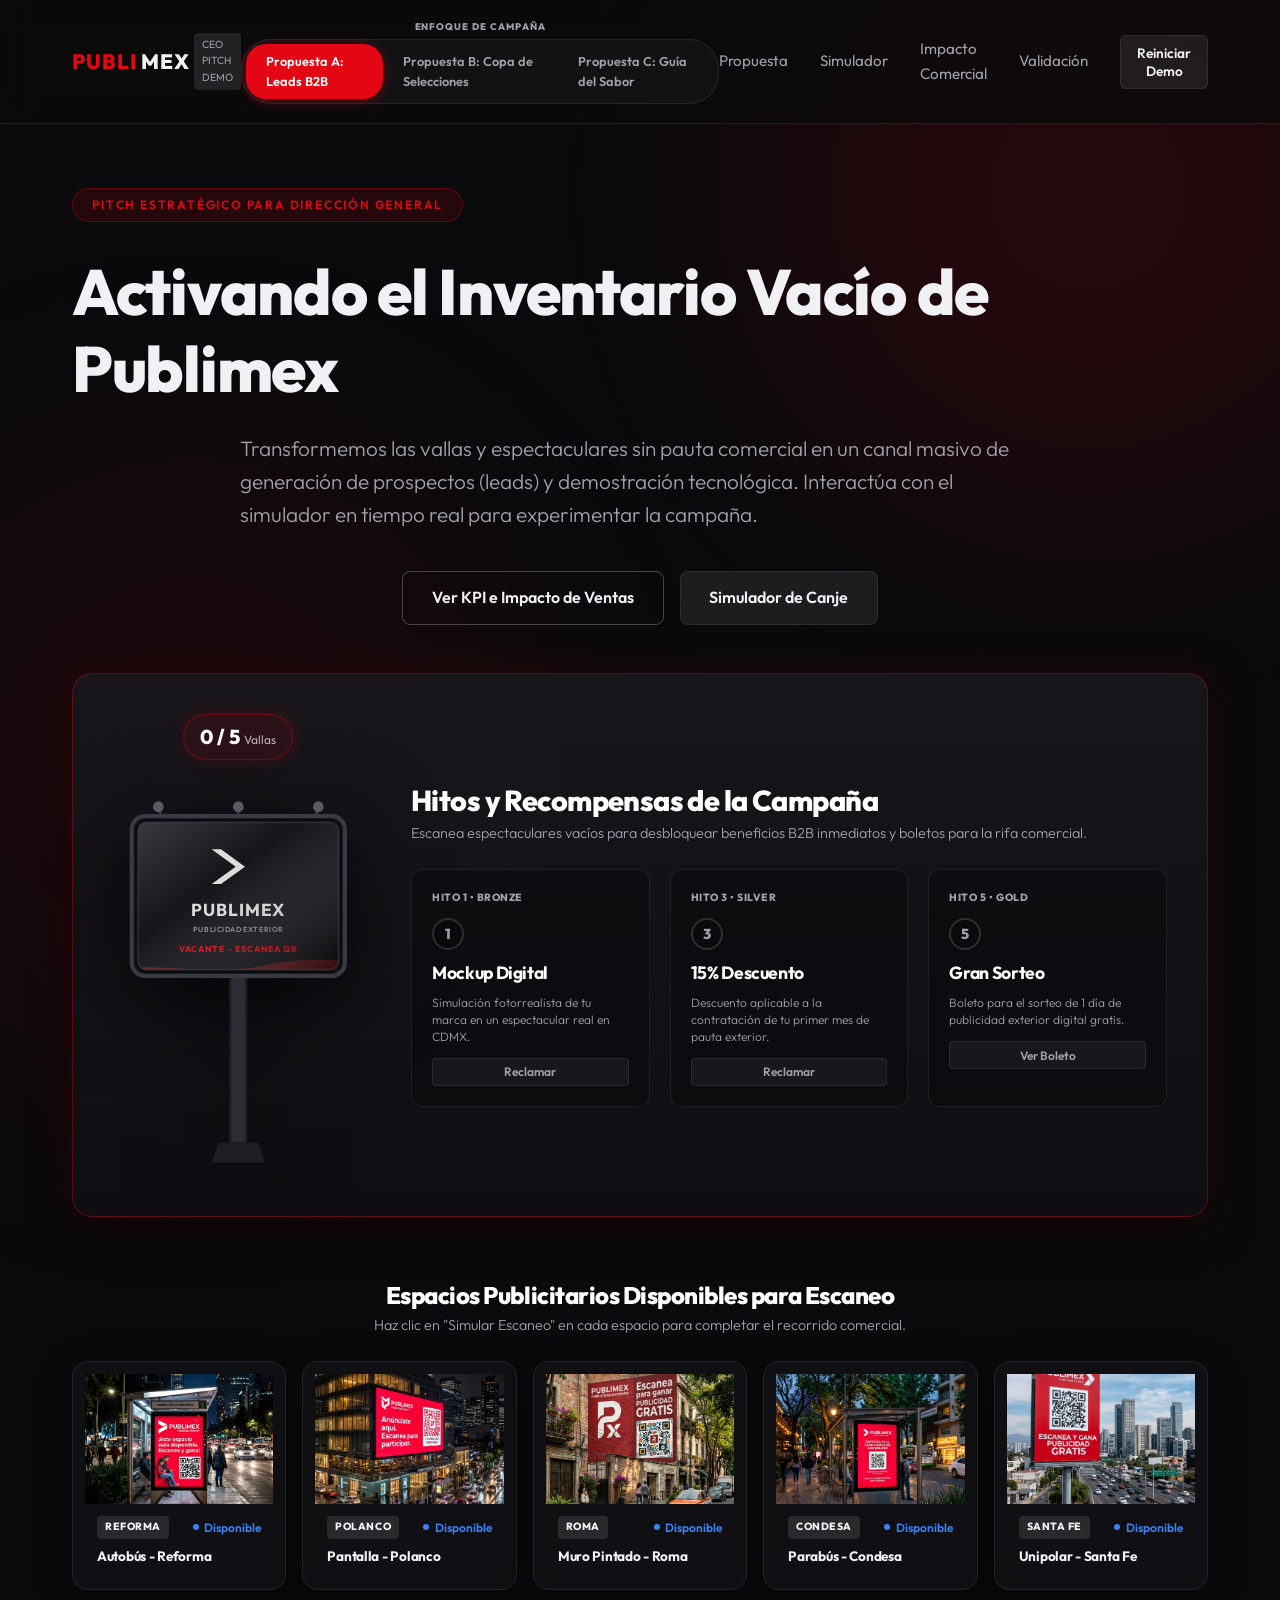
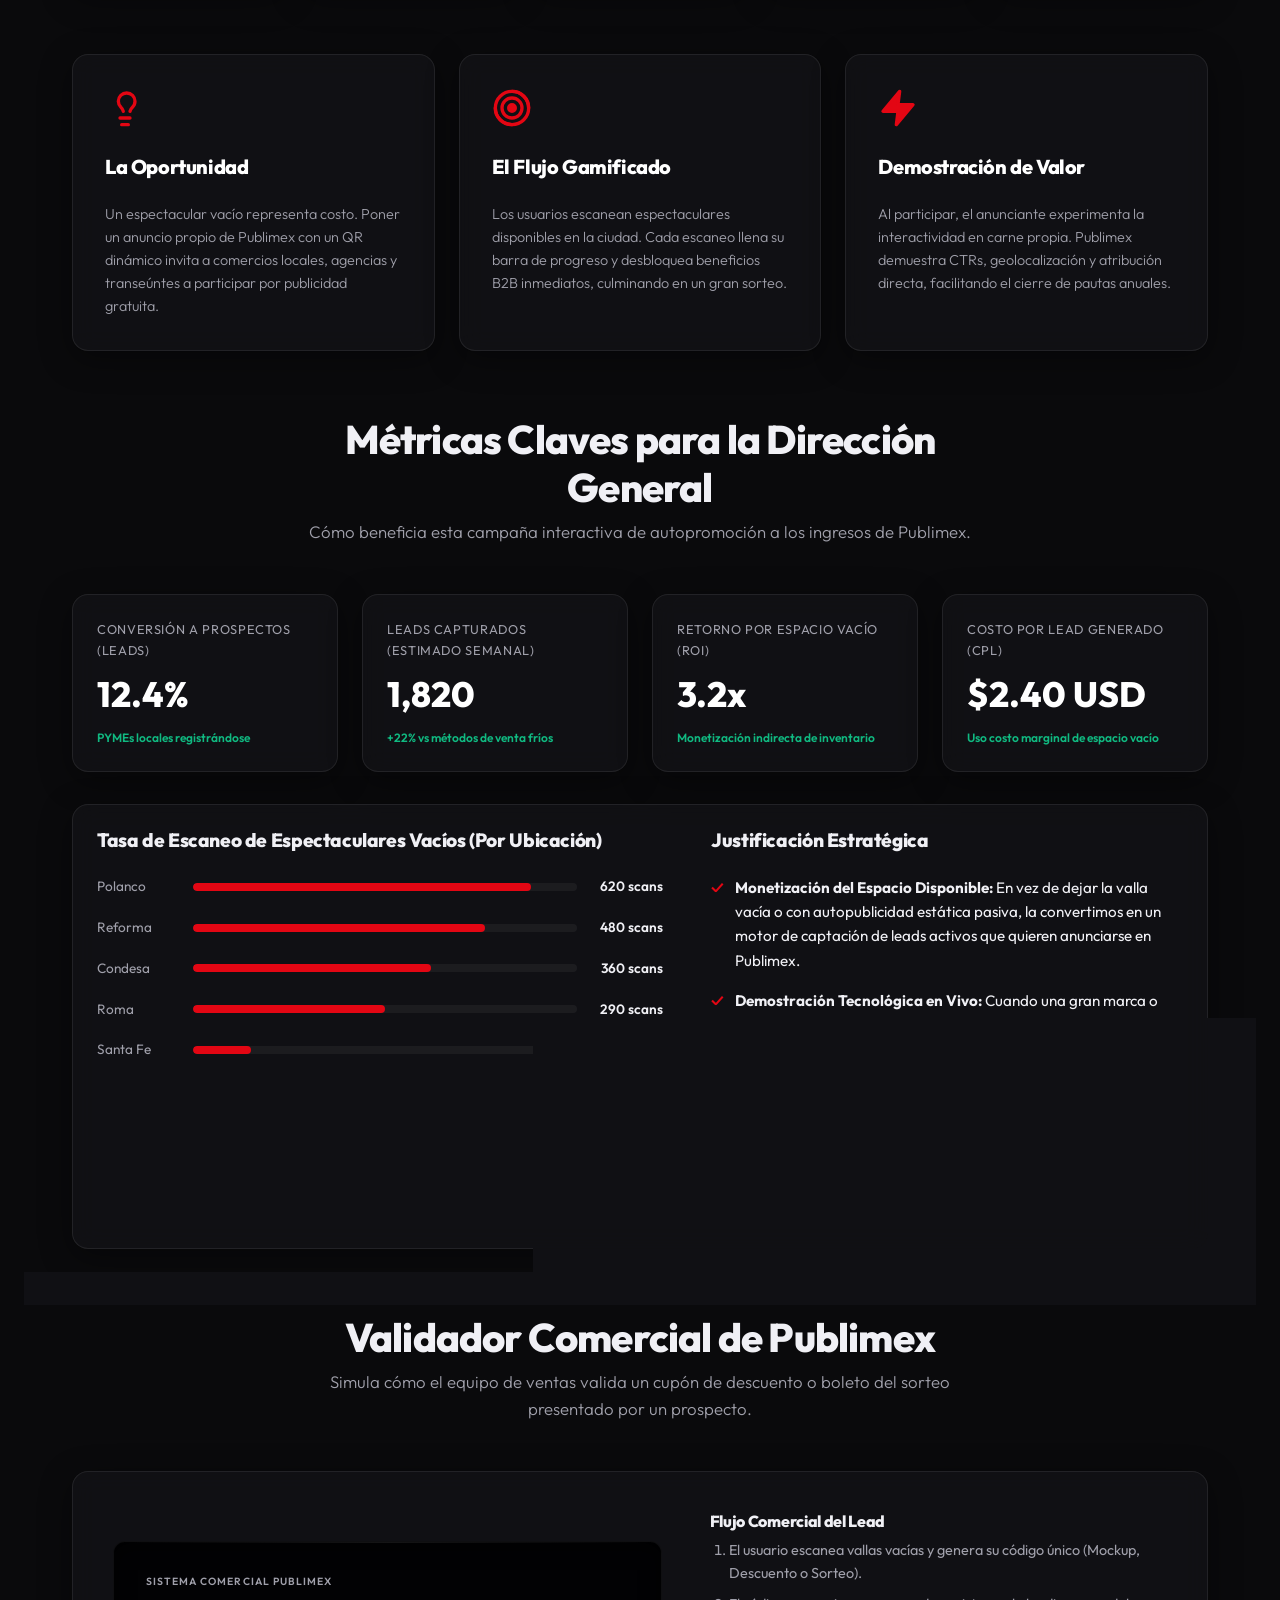
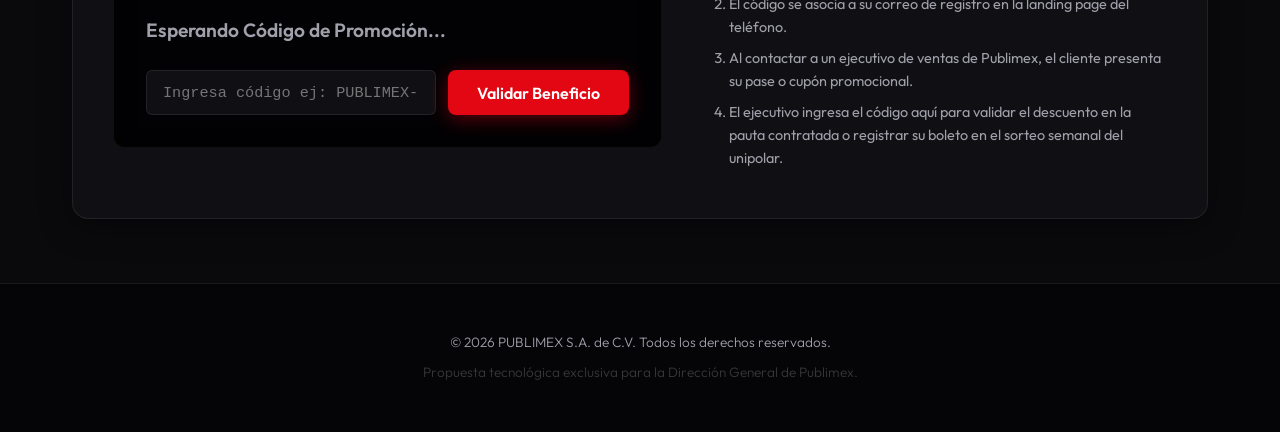
<file: index.html>
<!DOCTYPE html>
<html lang="es">
<head>
  <meta charset="UTF-8">
  <meta name="viewport" content="width=device-width, initial-scale=1.0">
  <title>Propuesta Digital Layer Publimex | Campaña de Inventario Vacío</title>
  <meta name="description" content="Monetiza tu inventario OOH disponible. Campaña interactiva para captar anunciantes y demostrar interactividad móvil mediante códigos QR en espectaculares vacíos.">
  <link rel="preconnect" href="https://fonts.googleapis.com">
  <link rel="preconnect" href="https://fonts.gstatic.com" crossorigin>
  <link href="https://fonts.googleapis.com/css2?family=Outfit:wght@300;400;600;800&display=swap" rel="stylesheet">
  <link rel="stylesheet" href="styles.css">
</head>
<body>
  <!-- Ambient background glow particles -->
  <div class="ambient-glow" id="glow-1"></div>
  <div class="ambient-glow" id="glow-2"></div>

  <!-- Header -->
  <header>
    <div class="header-container">
      <div class="logo">
        <span class="logo-red">PUBLI</span><span>MEX</span> <span class="logo-tag">CEO PITCH DEMO</span>
      </div>
      
      <div class="proposal-toggle-container">
        <span class="toggle-label">ENFOQUE DE CAMPAÑA</span>
        <div class="proposal-toggle">
          <a href="#" class="toggle-option active">Propuesta A: Leads B2B</a>
          <a href="futbol.html" class="toggle-option">Propuesta B: Copa de Selecciones</a>
          <a href="tacos.html" class="toggle-option">Propuesta C: Guía del Sabor</a>
        </div>
      </div>

      <nav>
        <a href="#propuesta">Propuesta</a>
        <a href="#demo">Simulador</a>
        <a href="#analiticas">Impacto Comercial</a>
        <a href="#redencion">Validación</a>
        <button class="btn btn-secondary btn-sm" id="reset-campaign">Reiniciar Demo</button>
      </nav>
    </div>
  </header>

  <!-- Demo Workspace (Hero Section) -->
  <section class="workspace-section hero-workspace" id="demo">
    <div class="hero-content text-center">
      <div class="client-badge">PITCH ESTRATÉGICO PARA DIRECCIÓN GENERAL</div>
      <h1>Activando el Inventario Vacío de Publimex</h1>
      <p class="hero-lead">Transformemos las vallas y espectaculares sin pauta comercial en un canal masivo de generación de prospectos (leads) y demostración tecnológica. Interactúa con el simulador en tiempo real para experimentar la campaña.</p>
      <div class="hero-actions" style="margin-bottom: 3rem;">
        <a href="#analiticas" class="btn btn-outline">Ver KPI e Impacto de Ventas</a>
        <a href="#redencion" class="btn btn-secondary">Simulador de Canje</a>
      </div>
    </div>

    <div class="workspace-vertical-layout">
      <!-- Top Row: Prominent Progress Dashboard (SVG Billboard & 3 Milestone Cards) -->
      <div class="progress-dashboard glass-card">
        <div class="progress-dashboard-left">
          <div class="counter-display">
            <span id="scans-count">0</span> / 5 <span class="counter-label">Vallas</span>
          </div>
          <!-- Interactive SVG Digital Billboard Tracker -->
          <div class="bottle-view">
            <svg class="bottle-svg" viewBox="0 0 200 300" xmlns="http://www.w3.org/2000/svg">
              <defs>
                <!-- Screen Clipping Path inside the billboard frame -->
                <clipPath id="screen-clip-path">
                  <rect x="25" y="35" width="150" height="110" rx="6" />
                </clipPath>

                <!-- Liquid/Energy Gradient (Publimex Red Neon) -->
                <linearGradient id="neon-gradient" x1="0%" y1="0%" x2="100%" y2="0%">
                  <stop offset="0%" stop-color="#b0020a" />
                  <stop offset="50%" stop-color="#E30613" />
                  <stop offset="100%" stop-color="#ff2e38" />
                </linearGradient>

                <!-- Highlight Overlay for glass screen reflect -->
                <linearGradient id="screen-glare" x1="0%" y1="0%" x2="100%" y2="100%">
                  <stop offset="0%" stop-color="rgba(255, 255, 255, 0.18)" />
                  <stop offset="40%" stop-color="rgba(255, 255, 255, 0.03)" />
                  <stop offset="100%" stop-color="rgba(0, 0, 0, 0.4)" />
                </linearGradient>
              </defs>

              <!-- Support Pole & Frame Structure -->
              <!-- Unipolar Pole -->
              <rect x="94" y="145" width="12" height="130" fill="#2d2d35" stroke="#1d1d23" stroke-width="1.5" />
              <!-- Unipolar Base/Footing -->
              <path d="M 85,275 L 115,275 L 120,290 L 80,290 Z" fill="#1d1d23" />
              
              <!-- Spotlight bars -->
              <path d="M 40,25 L 45,35 M 100,25 L 100,35 M 160,25 L 155,35" stroke="#3a3a45" stroke-width="2" />
              <!-- Spotlights -->
              <circle cx="40" cy="23" r="4" fill="#5a5a65" />
              <circle cx="100" cy="23" r="4" fill="#5a5a65" />
              <circle cx="160" cy="23" r="4" fill="#5a5a65" />

              <!-- Outer Screen Bezel / Frame -->
              <rect x="20" y="30" width="160" height="120" rx="10" fill="#1b1b22" stroke="#3a3a45" stroke-width="3" />
              <!-- Inner Shadow Bezel -->
              <rect x="23" y="33" width="154" height="114" rx="8" fill="none" stroke="#0a0a0f" stroke-width="1.5" />

              <!-- Screen Area (Clipped by screen dimensions) -->
              <g clip-path="url(#screen-clip-path)">
                <!-- Back screen background (Off State / Dark Grey) -->
                <rect x="25" y="35" width="150" height="110" fill="#0d0d12" />

                <!-- Wave container translating vertically (height 110px) -->
                <!-- Level height: y range from 145 (empty) to 35 (full) -->
                <g id="liquid-level-group" transform="translate(0, 145)">
                  <!-- Background wave -->
                  <path class="wave-bg" d="M 0,0 C 40,-6 80,6 120,-3 C 160,-12 200,-3 240,-6 L 240,150 L 0,150 Z" fill="#ff1f27" opacity="0.3" />
                  <!-- Foreground wave -->
                  <path class="wave-fg" d="M 0,0 C 40,6 80,-6 120,4 C 160,15 200,4 240,8 L 240,150 L 0,150 Z" fill="url(#neon-gradient)" />
                  
                  <!-- Dynamic bubble container managed by JS -->
                  <g id="svg-bubbles-group"></g>
                </g>
                
                <!-- Logo Outline Overlay (Glowing effect inside the screen) -->
                <g opacity="0.85">
                  <!-- Publimex Chevron Arrow Logo (Centered inside screen 25 to 175) -->
                  <!-- Pointing right: 3 chevrons shape -->
                  <path d="M 80,55 L 98,68 L 80,81 L 87,81 L 105,68 L 87,55 Z" fill="#ffffff" />
                  
                  <!-- Slogan / Branding text inside screen -->
                  <text x="100" y="105" fill="#ffffff" font-family="'Outfit', sans-serif" font-weight="bold" font-size="13" text-anchor="middle" letter-spacing="0.05em">PUBLIMEX</text>
                  <text x="100" y="117" fill="rgba(255, 255, 255, 0.6)" font-family="'Outfit', sans-serif" font-weight="600" font-size="5.5" text-anchor="middle" letter-spacing="0.08em">PUBLICIDAD EXTERIOR</text>
                  
                  <text id="screen-status-text" x="100" y="132" fill="#E30613" font-family="'Outfit', sans-serif" font-weight="800" font-size="6.5" text-anchor="middle" letter-spacing="0.1em">SISTEMA INACTIVO</text>
                </g>
              </g>

              <!-- Glass Glare Reflection Overlay (Over screen contents) -->
              <rect x="25" y="35" width="150" height="110" rx="6" fill="url(#screen-glare)" stroke="rgba(255, 255, 255, 0.08)" stroke-width="1" pointer-events="none" />
            </svg>
          </div>
        </div>

        <div class="progress-dashboard-right">
          <div class="progress-right-header">
            <h3>Hitos y Recompensas de la Campaña</h3>
            <p class="progress-sub">Escanea espectaculares vacíos para desbloquear beneficios B2B inmediatos y boletos para la rifa comercial.</p>
          </div>

          <div class="milestones-horizontal-grid">
            <!-- Milestone 1 -->
            <div class="milestone-card" id="milestone-1" data-scans="1">
              <div class="milestone-card-badge">HITO 1 • BRONZE</div>
              <div class="milestone-card-indicator">1</div>
              <h4>Mockup Digital</h4>
              <p>Simulación fotorrealista de tu marca en un espectacular real en CDMX.</p>
              <button class="btn btn-accent btn-xs claim-btn" data-milestone="1" disabled>Reclamar</button>
            </div>

            <!-- Milestone 3 -->
            <div class="milestone-card" id="milestone-3" data-scans="3">
              <div class="milestone-card-badge">HITO 3 • SILVER</div>
              <div class="milestone-card-indicator">3</div>
              <h4>15% Descuento</h4>
              <p>Descuento aplicable a la contratación de tu primer mes de pauta exterior.</p>
              <button class="btn btn-accent btn-xs claim-btn" data-milestone="3" disabled>Reclamar</button>
            </div>

            <!-- Milestone 5 -->
            <div class="milestone-card" id="milestone-5" data-scans="5">
              <div class="milestone-card-badge">HITO 5 • GOLD</div>
              <div class="milestone-card-indicator">5</div>
              <h4>Gran Sorteo</h4>
              <p>Boleto para el sorteo de 1 día de publicidad exterior digital gratis.</p>
              <button class="btn btn-accent btn-xs claim-btn" data-milestone="5" disabled>Ver Boleto</button>
            </div>
          </div>
        </div>
      </div>

      <!-- Bottom Row: 5 Billboard Cards to scan in a single horizontal row -->
      <div class="billboards-horizontal-section">
        <div class="billboards-horizontal-header">
          <h3>Espacios Publicitarios Disponibles para Escaneo</h3>
          <p>Haz clic en "Simular Escaneo" en cada espacio para completar el recorrido comercial.</p>
        </div>
        <div class="billboards-horizontal-row">
          <!-- Billboard 1 -->
          <div class="billboard-card glass-card" id="card-1">
            <div class="card-image-container">
              <img src="assets/reforma.png" alt="Publimex Reforma disponible" class="billboard-image" loading="lazy">
              <div class="scan-overlay">
                <button class="btn btn-primary scan-trigger-btn" data-id="1">Simular Escaneo</button>
              </div>
            </div>
            <div class="card-details">
              <div class="card-header-row">
                <span class="location-badge">REFORMA</span>
                <span class="status-indicator status-idle">Disponible</span>
              </div>
              <h4>Autobús - Reforma</h4>
            </div>
          </div>

          <!-- Billboard 2 -->
          <div class="billboard-card glass-card" id="card-2">
            <div class="card-image-container">
              <img src="assets/polanco.png" alt="Publimex Polanco disponible" class="billboard-image" loading="lazy">
              <div class="scan-overlay">
                <button class="btn btn-primary scan-trigger-btn" data-id="2">Simular Escaneo</button>
              </div>
            </div>
            <div class="card-details">
              <div class="card-header-row">
                <span class="location-badge">POLANCO</span>
                <span class="status-indicator status-idle">Disponible</span>
              </div>
              <h4>Pantalla - Polanco</h4>
            </div>
          </div>

          <!-- Billboard 3 -->
          <div class="billboard-card glass-card" id="card-3">
            <div class="card-image-container">
              <img src="assets/roma.png" alt="Publimex Colonia Roma mural" class="billboard-image" loading="lazy">
              <div class="scan-overlay">
                <button class="btn btn-primary scan-trigger-btn" data-id="3">Simular Escaneo</button>
              </div>
            </div>
            <div class="card-details">
              <div class="card-header-row">
                <span class="location-badge">ROMA</span>
                <span class="status-indicator status-idle">Disponible</span>
              </div>
              <h4>Muro Pintado - Roma</h4>
            </div>
          </div>

          <!-- Billboard 4 -->
          <div class="billboard-card glass-card" id="card-4">
            <div class="card-image-container">
              <img src="assets/condesa.png" alt="Publimex Condesa disponible" class="billboard-image" loading="lazy">
              <div class="scan-overlay">
                <button class="btn btn-primary scan-trigger-btn" data-id="4">Simular Escaneo</button>
              </div>
            </div>
            <div class="card-details">
              <div class="card-header-row">
                <span class="location-badge">CONDESA</span>
                <span class="status-indicator status-idle">Disponible</span>
              </div>
              <h4>Parabús - Condesa</h4>
            </div>
          </div>

          <!-- Billboard 5 -->
          <div class="billboard-card glass-card" id="card-5">
            <div class="card-image-container">
              <img src="assets/santafe.png" alt="Publimex Santa Fe unipolar disponible" class="billboard-image" loading="lazy">
              <div class="scan-overlay">
                <button class="btn btn-primary scan-trigger-btn" data-id="5">Simular Escaneo</button>
              </div>
            </div>
            <div class="card-details">
              <div class="card-header-row">
                <span class="location-badge">SANTA FE</span>
                <span class="status-indicator status-idle">Disponible</span>
              </div>
              <h4>Unipolar - Santa Fe</h4>
            </div>
          </div>
        </div>
      </div>
    </div>
  </section>

  <!-- Proposal Card Grid (Context for CEO) -->
  <section class="context-cards-section" id="propuesta">
    <div class="context-cards-grid">
      <div class="glass-card context-card">
        <div class="context-icon">
          <svg width="40" height="40" viewBox="0 0 24 24" fill="none" stroke="var(--coke-red)" stroke-width="2" stroke-linecap="round" stroke-linejoin="round">
            <path d="M15 14c.2-1 .7-1.7 1.5-2.5 1-.9 1.5-2.2 1.5-3.5A5 5 0 0 0 8 8c0 1 .3 2.2 1.5 3.5.7.7 1.3 1.5 1.5 2.5" />
            <path d="M9 18h6" />
            <path d="M10 22h4" />
          </svg>
        </div>
        <h3>La Oportunidad</h3>
        <p>Un espectacular vacío representa costo. Poner un anuncio propio de Publimex con un QR dinámico invita a comercios locales, agencias y transeúntes a participar por publicidad gratuita.</p>
      </div>
      <div class="glass-card context-card">
        <div class="context-icon">
          <svg width="40" height="40" viewBox="0 0 24 24" fill="none" stroke="var(--coke-red)" stroke-width="2" stroke-linecap="round" stroke-linejoin="round">
            <circle cx="12" cy="12" r="10" />
            <path d="M12 2a10 10 0 0 1 10 10" />
            <path d="M12 22a10 10 0 0 1-10-10" />
            <circle cx="12" cy="12" r="6" />
            <circle cx="12" cy="12" r="2" fill="var(--coke-red)" />
          </svg>
        </div>
        <h3>El Flujo Gamificado</h3>
        <p>Los usuarios escanean espectaculares disponibles en la ciudad. Cada escaneo llena su barra de progreso y desbloquea beneficios B2B inmediatos, culminando en un gran sorteo.</p>
      </div>
      <div class="glass-card context-card">
        <div class="context-icon">
          <svg width="40" height="40" viewBox="0 0 24 24" fill="none" stroke="var(--coke-red)" stroke-width="2" stroke-linecap="round" stroke-linejoin="round">
            <polygon points="13 2 3 14 12 14 11 22 21 10 12 10 13 2" fill="var(--coke-red)" />
          </svg>
        </div>
        <h3>Demostración de Valor</h3>
        <p>Al participar, el anunciante experimenta la interactividad en carne propia. Publimex demuestra CTRs, geolocalización y atribución directa, facilitando el cierre de pautas anuales.</p>
      </div>
    </div>
  </section>

  <!-- Sales Pitch & B2B Analytics Dashboard -->
  <section class="analytics-section" id="analiticas">
    <div class="section-header">
      <h2>Métricas Claves para la Dirección General</h2>
      <p>Cómo beneficia esta campaña interactiva de autopromoción a los ingresos de Publimex.</p>
    </div>

    <div class="analytics-grid">
      <!-- Stat 1 -->
      <div class="stat-card glass-card">
        <span class="stat-label">Conversión a Prospectos (Leads)</span>
        <span class="stat-value">12.4%</span>
        <span class="stat-change positive">PYMEs locales registrándose</span>
      </div>

      <!-- Stat 2 -->
      <div class="stat-card glass-card">
        <span class="stat-label">Leads Capturados (Estimado Semanal)</span>
        <span class="stat-value" id="stats-total-scans">1,820</span>
        <span class="stat-change positive">+22% vs métodos de venta fríos</span>
      </div>

      <!-- Stat 3 -->
      <div class="stat-card glass-card">
        <span class="stat-label">Retorno por Espacio Vacío (ROI)</span>
        <span class="stat-value">3.2x</span>
        <span class="stat-change positive">Monetización indirecta de inventario</span>
      </div>

      <!-- Stat 4 -->
      <div class="stat-card glass-card">
        <span class="stat-label">Costo por Lead Generado (CPL)</span>
        <span class="stat-value">$2.40 USD</span>
        <span class="stat-change positive">Uso costo marginal de espacio vacío</span>
      </div>
    </div>

    <div class="analytics-details glass-card">
      <div class="details-left">
        <h4>Tasa de Escaneo de Espectaculares Vacíos (Por Ubicación)</h4>
        <div class="bar-chart-container">
          <div class="bar-row">
            <span class="bar-label">Polanco</span>
            <div class="bar-track"><div class="bar-fill" style="width: 88%;"></div></div>
            <span class="bar-value">620 scans</span>
          </div>
          <div class="bar-row">
            <span class="bar-label">Reforma</span>
            <div class="bar-track"><div class="bar-fill" style="width: 76%;"></div></div>
            <span class="bar-value">480 scans</span>
          </div>
          <div class="bar-row">
            <span class="bar-label">Condesa</span>
            <div class="bar-track"><div class="bar-fill" style="width: 62%;"></div></div>
            <span class="bar-value">360 scans</span>
          </div>
          <div class="bar-row">
            <span class="bar-label">Roma</span>
            <div class="bar-track"><div class="bar-fill" style="width: 50%;"></div></div>
            <span class="bar-value">290 scans</span>
          </div>
          <div class="bar-row">
            <span class="bar-label">Santa Fe</span>
            <div class="bar-track"><div class="bar-fill" style="width: 15%;"></div></div>
            <span class="bar-value">70 scans</span>
          </div>
        </div>
      </div>

      <div class="details-right">
        <h4>Justificación Estratégica</h4>
        <ul class="pitch-bullets">
          <li><strong>Monetización del Espacio Disponible:</strong> En vez de dejar la valla vacía o con autopublicidad estática pasiva, la convertimos en un motor de captación de leads activos que quieren anunciarse en Publimex.</li>
          <li><strong>Demostración Tecnológica en Vivo:</strong> Cuando una gran marca o agencia escanea el QR por curiosidad, experimenta de inmediato la capacidad de integración móvil de Publimex. Funciona como una carta de presentación interactiva de nuestras capacidades digitales.</li>
          <li><strong>Fidelización de Clientes:</strong> Entregar mockups digitales personalizados y pequeños descuentos en su primera pauta mensual estimula a negocios locales (PYMEs) a iniciarse en la publicidad exterior.</li>
        </ul>
      </div>
    </div>
  </section>

  <!-- Cashier Validation Mockup (Publimex Commercial Office) -->
  <section class="redemption-section" id="redencion">
    <div class="section-header">
      <h2>Validador Comercial de Publimex</h2>
      <p>Simula cómo el equipo de ventas valida un cupón de descuento o boleto del sorteo presentado por un prospecto.</p>
    </div>

    <div class="validation-container glass-card">
      <div class="validator-ui">
        <div class="validator-screen">
          <div class="screen-brand">SISTEMA COMERCIAL PUBLIMEX</div>
          <div id="validator-status" class="status-waiting">Esperando Código de Promoción...</div>
          
          <div class="validator-inputs">
            <input type="text" id="coupon-code-input" placeholder="Ingresa código ej: PUBLIMEX-SILVER-XXXX" maxlength="25">
            <button class="btn btn-primary" id="validate-coupon-btn">Validar Beneficio</button>
          </div>
          
          <div id="validation-response" class="validation-message-box hidden">
            <!-- Dynamic feedback -->
          </div>
        </div>

        <div class="validator-context">
          <h4>Flujo Comercial del Lead</h4>
          <ol class="redemption-steps">
            <li>El usuario escanea vallas vacías y genera su código único (Mockup, Descuento o Sorteo).</li>
            <li>El código se asocia a su correo de registro en la landing page del teléfono.</li>
            <li>Al contactar a un ejecutivo de ventas de Publimex, el cliente presenta su pase o cupón promocional.</li>
            <li>El ejecutivo ingresa el código aquí para validar el descuento en la pauta contratada o registrar su boleto en el sorteo semanal del unipolar.</li>
          </ol>
        </div>
      </div>
    </div>
  </section>

  <!-- Footer -->
  <footer>
    <div class="footer-container">
      <p>&copy; 2026 PUBLIMEX S.A. de C.V. Todos los derechos reservados.</p>
      <p class="footer-note">Propuesta tecnológica exclusiva para la Dirección General de Publimex.</p>
    </div>
  </footer>

  <!-- NATIVE DIALOGS -->

  <!-- Simulated Scanner Modal -->
  <dialog id="scanner-modal" class="modal-dialog">
    <div class="scanner-container">
      <div class="scanner-header">
        <h4 id="scanner-modal-title">SIMULANDO ESCANEO DE CÓDIGO QR</h4>
        <!-- Fix: explicit class to trigger dialog closing fallback in app.js -->
        <button class="modal-close-btn" commandfor="scanner-modal" command="close">&times;</button>
      </div>
      
      <!-- Content wrapper that changes state -->
      <div class="scanner-viewport-wrapper state-scanning" id="scanner-viewport-wrapper">
        
        <!-- Screen 1: Camera Scanning View -->
        <div class="scanner-screen-scan">
          <div class="scanner-viewport">
            <!-- Visual frame of phone mockup -->
            <div class="scanner-phone-frame">
              <div class="scanner-lens">
                <div class="scanner-laser"></div>
                <!-- Dynamic text/preview -->
                <div class="scanner-aim-box">
                  <!-- Pulse QR Preview target element -->
                  <div class="qr-target-preview">
                    <svg class="mini-qr-svg" viewBox="0 0 100 100" fill="currentColor">
                      <rect x="10" y="10" width="20" height="20" />
                      <rect x="15" y="15" width="10" height="10" fill="#000" />
                      <rect x="70" y="10" width="20" height="20" />
                      <rect x="75" y="15" width="10" height="10" fill="#000" />
                      <rect x="10" y="70" width="20" height="20" />
                      <rect x="15" y="75" width="10" height="10" fill="#000" />
                      <rect x="40" y="40" width="20" height="20" />
                      <rect x="45" y="45" width="10" height="10" fill="#000" />
                      <!-- Random data bits -->
                      <rect x="35" y="15" width="10" height="5" />
                      <rect x="50" y="20" width="5" height="10" />
                      <rect x="20" y="45" width="10" height="10" />
                      <rect x="70" y="45" width="15" height="5" />
                      <rect x="45" y="75" width="15" height="10" />
                    </svg>
                  </div>
                </div>
                <div class="scanner-info-text" id="scanner-scan-status">Apuntando al QR de la valla Publimex...</div>
              </div>
            </div>
          </div>
        </div>

        <!-- Screen 2: Success and Progress Animation Screen -->
        <div class="scanner-screen-success hidden">
          <div class="success-icon-animation">
            <svg class="checkmark-svg" viewBox="0 0 52 52" xmlns="http://www.w3.org/2000/svg">
              <circle class="checkmark-circle" cx="26" cy="26" r="25" fill="none" />
              <path class="checkmark-check" fill="none" d="M14.1 27.2l7.1 7.2 16.7-16.8" />
            </svg>
          </div>
          
          <h3 class="success-title">¡Escaneo Exitoso!</h3>
          <p class="success-subtitle" id="scanner-success-location">Ubicación certificada</p>
          
          <!-- Mini Billboard Creative visual showing progress filling up -->
          <div class="modal-billboard-container">
            <svg class="modal-billboard-svg" viewBox="0 0 200 300" xmlns="http://www.w3.org/2000/svg">
              <defs>
                <!-- Screen Clipping Path inside the billboard frame -->
                <clipPath id="modal-screen-clip-path">
                  <rect x="25" y="35" width="150" height="110" rx="6" />
                </clipPath>

                <!-- Liquid/Energy Gradient (Publimex Red Neon) -->
                <linearGradient id="modal-neon-gradient" x1="0%" y1="0%" x2="100%" y2="0%">
                  <stop offset="0%" stop-color="#b0020a" />
                  <stop offset="50%" stop-color="#E30613" />
                  <stop offset="100%" stop-color="#ff2e38" />
                </linearGradient>

                <!-- Highlight Overlay for glass screen reflect -->
                <linearGradient id="modal-screen-glare" x1="0%" y1="0%" x2="100%" y2="100%">
                  <stop offset="0%" stop-color="rgba(255, 255, 255, 0.18)" />
                  <stop offset="40%" stop-color="rgba(255, 255, 255, 0.03)" />
                  <stop offset="100%" stop-color="rgba(0, 0, 0, 0.4)" />
                </linearGradient>
              </defs>

              <!-- Support Pole & Frame Structure -->
              <rect x="94" y="145" width="12" height="130" fill="#2d2d35" stroke="#1d1d23" stroke-width="1.5" />
              <path d="M 85,275 L 115,275 L 120,290 L 80,290 Z" fill="#1d1d23" />
              
              <!-- Outer Screen Bezel / Frame -->
              <rect x="20" y="30" width="160" height="120" rx="10" fill="#1b1b22" stroke="#3a3a45" stroke-width="3" />

              <!-- Screen Area (Clipped by screen dimensions) -->
              <g clip-path="url(#modal-screen-clip-path)">
                <rect x="25" y="35" width="150" height="110" fill="#0d0d12" />

                <!-- Wave container translating vertically (height 110px) -->
                <g id="modal-liquid-level-group" transform="translate(0, 145)">
                  <!-- Background wave -->
                  <path class="wave-bg" d="M 0,0 C 40,-6 80,6 120,-3 C 160,-12 200,-3 240,-6 L 240,150 L 0,150 Z" fill="#ff1f27" opacity="0.3" />
                  <!-- Foreground wave -->
                  <path class="wave-fg" d="M 0,0 C 40,6 80,-6 120,4 C 160,15 200,4 240,8 L 240,150 L 0,150 Z" fill="url(#modal-neon-gradient)" />
                  
                  <!-- Dynamic bubble container managed by JS -->
                  <g id="modal-svg-bubbles-group"></g>
                </g>
                
                <!-- Logo Outline Overlay -->
                <g opacity="0.85">
                  <path d="M 80,55 L 98,68 L 80,81 L 87,81 L 105,68 L 87,55 Z" fill="#ffffff" />
                  <text x="100" y="105" fill="#ffffff" font-family="'Outfit', sans-serif" font-weight="bold" font-size="13" text-anchor="middle" letter-spacing="0.05em">PUBLIMEX</text>
                  <text x="100" y="117" fill="rgba(255, 255, 255, 0.6)" font-family="'Outfit', sans-serif" font-weight="600" font-size="5.5" text-anchor="middle" letter-spacing="0.08em">PUBLICIDAD EXTERIOR</text>
                  <text id="modal-screen-status-text" x="100" y="132" fill="#E30613" font-family="'Outfit', sans-serif" font-weight="800" font-size="6.5" text-anchor="middle" letter-spacing="0.1em">SISTEMA INACTIVO</text>
                </g>
              </g>

              <!-- Glass Glare Reflection Overlay -->
              <rect x="25" y="35" width="150" height="110" rx="6" fill="url(#modal-screen-glare)" stroke="rgba(255, 255, 255, 0.08)" stroke-width="1" pointer-events="none" />
            </svg>
          </div>
          
          <div class="progress-details-text">
            <span>Progreso de campaña:</span>
            <strong id="modal-progress-text">0 / 5 Vallas</strong>
          </div>
          
          <div class="success-actions">
            <button class="btn btn-primary btn-sm" id="modal-continue-btn">Continuar</button>
          </div>
        </div>

      </div>

      <div class="scanner-footer" id="scanner-modal-footer">
        <p>El código QR transfiere geolocalización cifrada al servidor para certificar la visita física del usuario.</p>
      </div>
    </div>
  </dialog>

  <!-- Reward Coupon Modal -->
  <dialog id="reward-modal" class="modal-dialog">
    <div class="reward-wallet-card" id="reward-wallet-card-container">
      <div class="wallet-header">
        <div class="wallet-brand">
          <span class="logo-red" style="font-weight: 800; font-size: 0.95rem;">PUBLI</span><span style="font-weight: 800; font-size: 0.95rem; color: #fff;">MEX</span>
        </div>
        <div class="wallet-title-badge" id="reward-badge-type">Bronze Pass</div>
      </div>
      
      <div class="wallet-body">
        <h3 id="reward-wallet-title">Mockup Digital Gratis</h3>
        <p class="wallet-desc" id="reward-wallet-description">Obtén una previsualización fotorrealista de cómo se vería tu marca impresa en un espectacular espectacular Publimex de la Ciudad de México.</p>
        
        <div class="wallet-meta">
          <div>
            <span class="meta-label">CÓDIGO PROMO</span>
            <span class="meta-value font-mono" id="reward-wallet-code">PUBLIMEX-BRONZE-842D</span>
          </div>
          <div>
            <span class="meta-label">EXPIRACIÓN</span>
            <span class="meta-value">31 de Agosto, 2026</span>
          </div>
        </div>
      </div>

      <div class="wallet-footer">
        <!-- Mock barcode -->
        <div class="wallet-barcode">
          <div class="barcode-lines"></div>
          <span class="barcode-text" id="reward-wallet-barcode-txt">PUBLIMEX-BRONZE-842D</span>
        </div>

        <div class="wallet-actions">
          <button class="btn btn-primary btn-sm save-wallet-btn" id="save-wallet-action">Guardar en Apple Wallet</button>
          <button class="btn btn-close-modal" commandfor="reward-modal" command="close">Cerrar</button>
        </div>
      </div>
    </div>
  </dialog>

  <script src="app.js"></script>
</body>
</html>
</file>
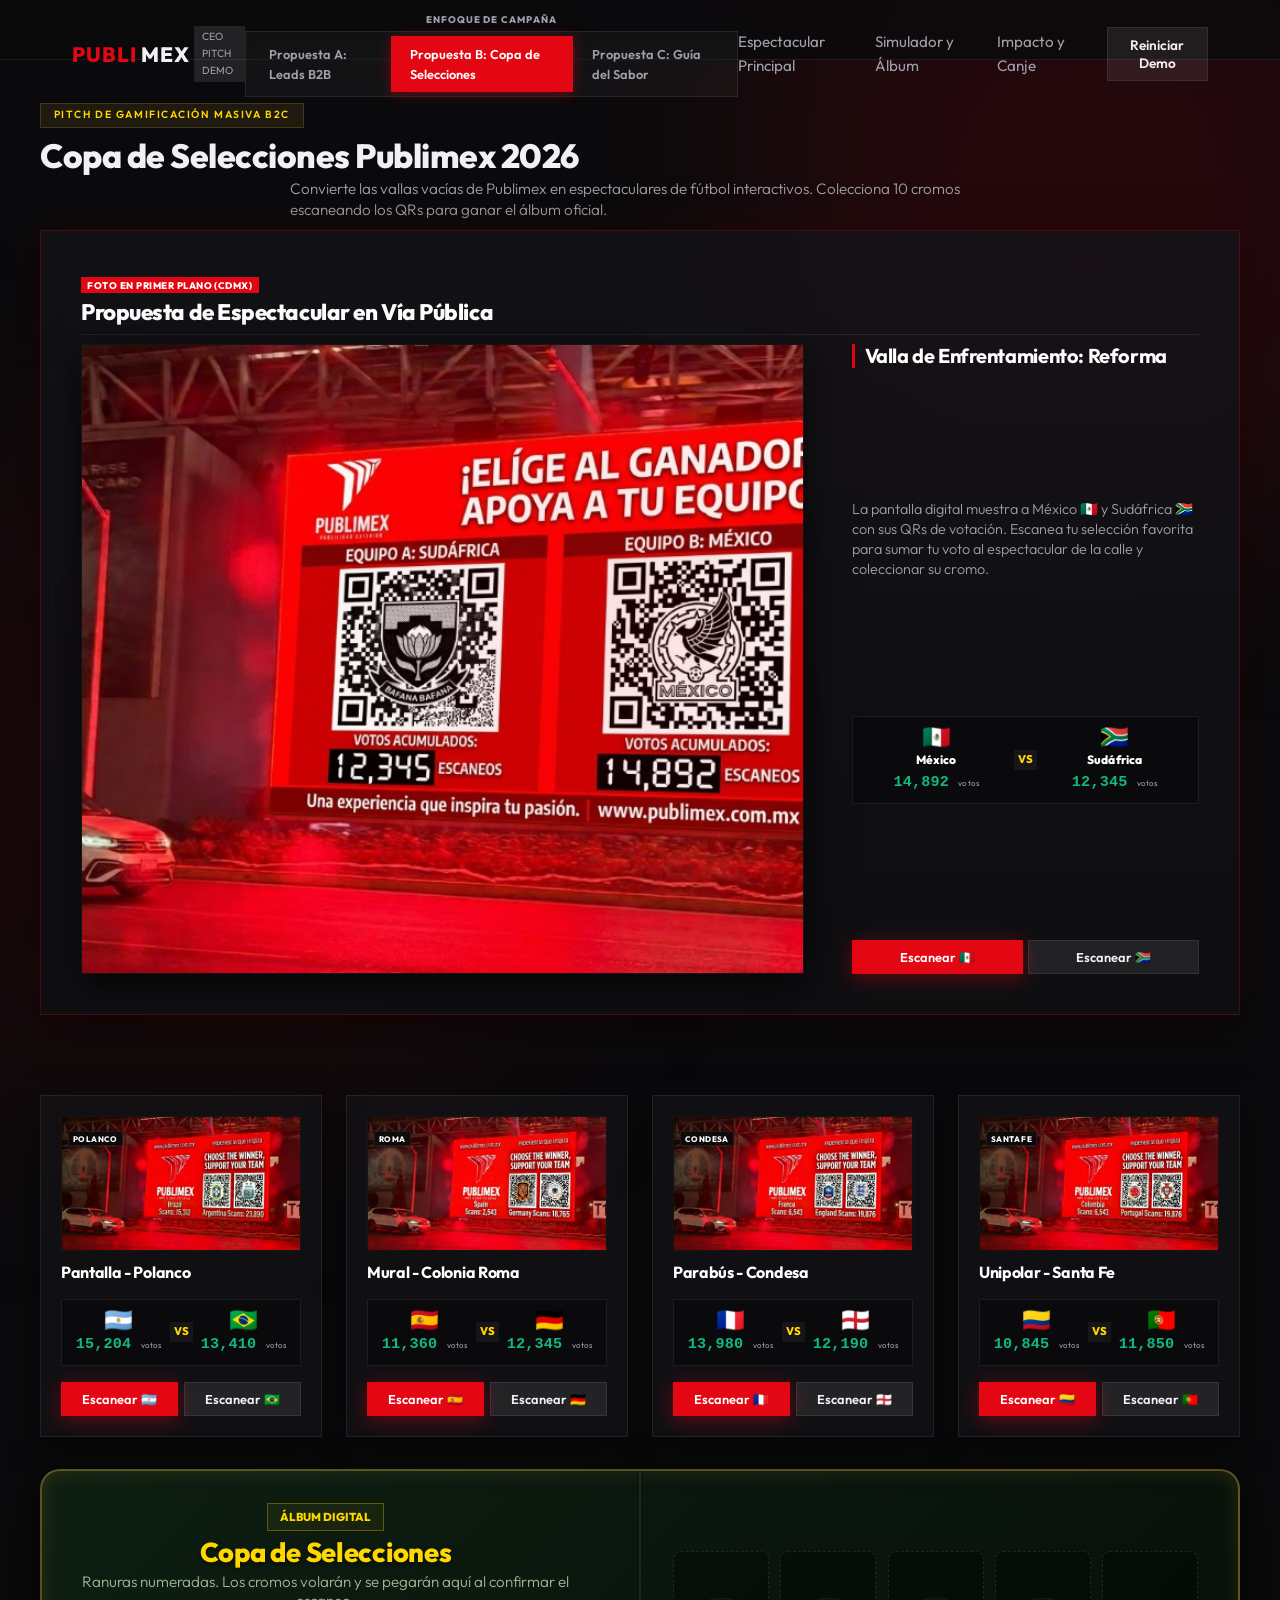
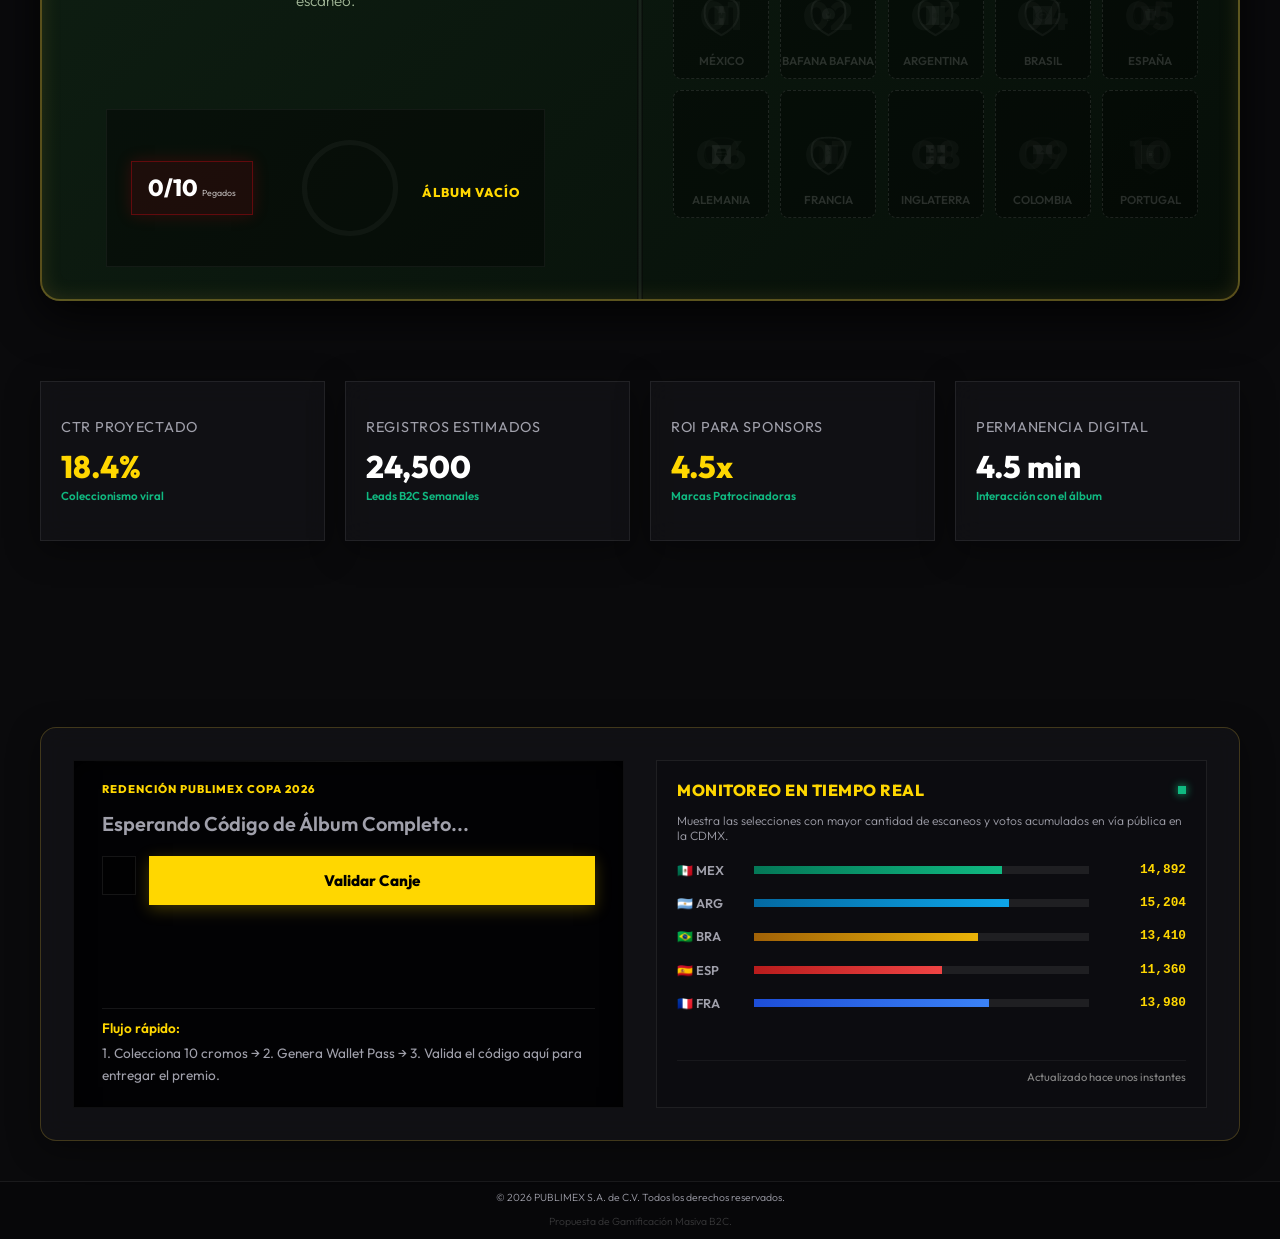
<file: futbol.html>
<!DOCTYPE html>
<html lang="es">
<head>
  <meta charset="UTF-8">
  <meta name="viewport" content="width=device-width, initial-scale=1.0">
  <title>Propuesta Digital Layer Publimex | Copa de Selecciones B2C</title>
  <meta name="description" content="Gamifica tu inventario exterior. Una campaña interactiva para que los fanáticos coleccionen cromos de fútbol escaneando vallas Publimex en la ciudad.">
  <link rel="preconnect" href="https://fonts.googleapis.com">
  <link rel="preconnect" href="https://fonts.gstatic.com" crossorigin>
  <link href="https://fonts.googleapis.com/css2?family=Outfit:wght@300;400;600;800&display=swap" rel="stylesheet">
  <link rel="stylesheet" href="styles.css">
</head>
<body class="futbol-theme">
  <!-- Ambient background glow particles -->
  <div class="ambient-glow" id="glow-1"></div>
  <div class="ambient-glow" id="glow-2"></div>

  <!-- Header -->
  <header>
    <div class="header-container">
      <div class="logo">
        <span class="logo-red">PUBLI</span><span>MEX</span> <span class="logo-tag">CEO PITCH DEMO</span>
      </div>
      
      <div class="proposal-toggle-container">
        <span class="toggle-label">ENFOQUE DE CAMPAÑA</span>
        <div class="proposal-toggle">
          <a href="index.html" class="toggle-option">Propuesta A: Leads B2B</a>
          <a href="#" class="toggle-option active">Propuesta B: Copa de Selecciones</a>
          <a href="tacos.html" class="toggle-option">Propuesta C: Guía del Sabor</a>
        </div>
      </div>

      <nav>
        <a href="#visual-showcase">Espectacular Principal</a>
        <a href="#demo-simulator">Simulador y Álbum</a>
        <a href="#analytics-validation">Impacto y Canje</a>
        <button class="btn btn-secondary btn-sm" id="reset-campaign">Reiniciar Demo</button>
      </nav>
    </div>
  </header>

  <!-- PANTALLA 1: HERO & ESPECTACULAR PRINCIPAL (100VH) -->
  <section class="screen-100vh" id="visual-showcase">
    <!-- Tiny Hero Section -->
    <div class="hero-content text-center" style="margin-bottom: 0.5rem;">
      <div class="client-badge" style="background: rgba(212, 175, 55, 0.1); color: #ffd700; border-color: rgba(212, 175, 55, 0.2); margin-bottom: 0.5rem; padding: 0.2rem 0.8rem; font-size: 0.65rem;">PITCH DE GAMIFICACIÓN MASIVA B2C</div>
      <h1 style="font-size: 1.8rem; margin-bottom: 0.25rem;">Copa de Selecciones Publimex 2026</h1>
      <p class="hero-lead" style="font-size: 0.85rem; margin-bottom: 0.5rem; max-width: 700px;">Convierte las vallas vacías de Publimex en espectaculares de fútbol interactivos. Colecciona 10 cromos escaneando los QRs para ganar el álbum oficial.</p>
    </div>

    <!-- Visual Showcase Card -->
    <div class="glass-card visual-showcase-card" style="margin-bottom: 0;">
      <div class="visual-showcase-header">
        <span class="location-badge" style="background: var(--coke-red); color: white; padding: 0.15rem 0.4rem; font-size: 0.6rem;">FOTO EN PRIMER PLANO (CDMX)</span>
        <h3 style="font-size: 1.3rem; margin-top: 0.25rem;">Propuesta de Espectacular en Vía Pública</h3>
      </div>
      <div class="visual-showcase-container">
        <div class="visual-showcase-image-wrapper" style="max-height: 250px;">
          <img src="assets/billboard_street_mockup.jpg" alt="Valla de Publimex Copa de Selecciones en la Calle" class="showcase-img">
          <div class="image-lens-glow"></div>
        </div>
        <div class="visual-showcase-details">
          <h4 style="font-size: 1rem;">Valla de Enfrentamiento: Reforma</h4>
          <p class="showcase-desc" style="font-size: 0.8rem;">La pantalla digital muestra a México 🇲🇽 y Sudáfrica 🇿🇦 con sus QRs de votación. Escanea tu selección favorita para sumar tu voto al espectacular de la calle y coleccionar su cromo.</p>
          
          <!-- Interactive Scoreboard for main showcase -->
          <div class="matchup-scoreboard" style="background: rgba(10, 10, 12, 0.8); margin: 0.25rem 0 0.5rem; padding: 0.4rem;">
            <div class="scoreboard-team">
              <span class="scoreboard-flag" style="font-size: 1.3rem;">🇲🇽</span>
              <span class="scoreboard-team-name" style="font-size: 0.6rem;">México</span>
              <span class="scoreboard-votes" id="votes-mexico" style="font-size: 0.75rem;">14,892 <span class="votes-label" style="font-size: 0.5rem;">votos</span></span>
            </div>
            <div class="scoreboard-vs" style="font-size: 0.55rem; padding: 0.05rem 0.2rem;">VS</div>
            <div class="scoreboard-team">
              <span class="scoreboard-flag" style="font-size: 1.3rem;">🇿🇦</span>
              <span class="scoreboard-team-name" style="font-size: 0.6rem;">Sudáfrica</span>
              <span class="scoreboard-votes" id="votes-sudafrica" style="font-size: 0.75rem;">12,345 <span class="votes-label" style="font-size: 0.5rem;">votos</span></span>
            </div>
          </div>

          <div class="matchup-scan-options">
            <button class="btn btn-primary btn-xs btn-scan-option scan-trigger-btn" data-team="mexico" data-billboard="main" style="padding: 0.3rem 0; font-size: 0.65rem;">Escanear México 🇲🇽</button>
            <button class="btn btn-secondary btn-xs btn-scan-option scan-trigger-btn" data-team="sudafrica" data-billboard="main" style="padding: 0.3rem 0; font-size: 0.65rem;">Escanear Bafana 🇿🇦</button>
          </div>
        </div>
      </div>
    </div>
  </section>

  <!-- PANTALLA 2: SIMULADOR DE ESCANEO DE FILA Y ÁLBUM (100VH) -->
  <section class="screen-100vh" id="demo-simulator">
    <!-- Row 1: The 4 other examples (Miniature horizontal row) -->
    <div class="matchups-horizontal-row">
      <!-- Card 1 (Polanco) -->
      <div class="billboard-card glass-card soccer-matchup-card" id="match-card-2" style="padding: 0.5rem;">
        <div class="matchup-billboard-view" style="aspect-ratio: 16 / 9;">
          <img src="assets/polanco_soccer.jpg" alt="Publimex Polanco" class="matchup-bg-image" loading="lazy">
          <div class="matchup-overlay-minimal"><span class="matchup-header-tag" style="font-size: 0.5rem; padding: 0.1rem 0.25rem;">POLANCO</span></div>
        </div>
        <div class="matchup-details" style="padding-top: 0.4rem; gap: 0.25rem;">
          <h4 class="matchup-title" style="font-size: 0.7rem;">Pantalla - Polanco</h4>
          <div class="matchup-scoreboard" style="padding: 0.3rem 0.2rem;">
            <div class="scoreboard-team">
              <span class="scoreboard-flag" style="font-size: 1.1rem;">🇦🇷</span>
              <span class="scoreboard-votes" id="votes-argentina" style="font-size: 0.7rem;">15,204</span>
            </div>
            <div class="scoreboard-vs" style="font-size: 0.5rem; padding: 0.05rem 0.15rem;">VS</div>
            <div class="scoreboard-team">
              <span class="scoreboard-flag" style="font-size: 1.1rem;">🇧🇷</span>
              <span class="scoreboard-votes" id="votes-brasil" style="font-size: 0.7rem;">13,410</span>
            </div>
          </div>
          <div class="matchup-scan-options">
            <button class="btn btn-primary btn-xs btn-scan-option scan-trigger-btn" data-team="argentina" data-billboard="2" style="padding: 0.25rem 0; font-size: 0.6rem;">Escanear 🇦🇷</button>
            <button class="btn btn-secondary btn-xs btn-scan-option scan-trigger-btn" data-team="brasil" data-billboard="2" style="padding: 0.25rem 0; font-size: 0.6rem;">Escanear 🇧🇷</button>
          </div>
        </div>
      </div>

      <!-- Card 2 (Roma) -->
      <div class="billboard-card glass-card soccer-matchup-card" id="match-card-3" style="padding: 0.5rem;">
        <div class="matchup-billboard-view" style="aspect-ratio: 16 / 9;">
          <img src="assets/roma_soccer.jpg" alt="Publimex Roma" class="matchup-bg-image" loading="lazy">
          <div class="matchup-overlay-minimal"><span class="matchup-header-tag" style="font-size: 0.5rem; padding: 0.1rem 0.25rem;">ROMA</span></div>
        </div>
        <div class="matchup-details" style="padding-top: 0.4rem; gap: 0.25rem;">
          <h4 class="matchup-title" style="font-size: 0.7rem;">Mural - Colonia Roma</h4>
          <div class="matchup-scoreboard" style="padding: 0.3rem 0.2rem;">
            <div class="scoreboard-team">
              <span class="scoreboard-flag" style="font-size: 1.1rem;">🇪🇸</span>
              <span class="scoreboard-votes" id="votes-espana" style="font-size: 0.7rem;">11,360</span>
            </div>
            <div class="scoreboard-vs" style="font-size: 0.55rem; padding: 0.05rem 0.15rem;">VS</div>
            <div class="scoreboard-team">
              <span class="scoreboard-flag" style="font-size: 1.1rem;">🇩🇪</span>
              <span class="scoreboard-votes" id="votes-alemania" style="font-size: 0.7rem;">12,345</span>
            </div>
          </div>
          <div class="matchup-scan-options">
            <button class="btn btn-primary btn-xs btn-scan-option scan-trigger-btn" data-team="espana" data-billboard="3" style="padding: 0.25rem 0; font-size: 0.6rem;">Escanear 🇪🇸</button>
            <button class="btn btn-secondary btn-xs btn-scan-option scan-trigger-btn" data-team="alemania" data-billboard="3" style="padding: 0.25rem 0; font-size: 0.6rem;">Escanear 🇩🇪</button>
          </div>
        </div>
      </div>

      <!-- Card 3 (Condesa) -->
      <div class="billboard-card glass-card soccer-matchup-card" id="match-card-4" style="padding: 0.5rem;">
        <div class="matchup-billboard-view" style="aspect-ratio: 16 / 9;">
          <img src="assets/condesa_soccer.jpg" alt="Publimex Condesa" class="matchup-bg-image" loading="lazy">
          <div class="matchup-overlay-minimal"><span class="matchup-header-tag" style="font-size: 0.5rem; padding: 0.1rem 0.25rem;">CONDESA</span></div>
        </div>
        <div class="matchup-details" style="padding-top: 0.4rem; gap: 0.25rem;">
          <h4 class="matchup-title" style="font-size: 0.7rem;">Parabús - Condesa</h4>
          <div class="matchup-scoreboard" style="padding: 0.3rem 0.2rem;">
            <div class="scoreboard-team">
              <span class="scoreboard-flag" style="font-size: 1.1rem;">🇫🇷</span>
              <span class="scoreboard-votes" id="votes-francia" style="font-size: 0.7rem;">13,980</span>
            </div>
            <div class="scoreboard-vs" style="font-size: 0.55rem; padding: 0.05rem 0.15rem;">VS</div>
            <div class="scoreboard-team">
              <span class="scoreboard-flag" style="font-size: 1.1rem;">🏴󠁧󠁢󠁥󠁮󠁧󠁿</span>
              <span class="scoreboard-votes" id="votes-inglaterra" style="font-size: 0.7rem;">12,190</span>
            </div>
          </div>
          <div class="matchup-scan-options">
            <button class="btn btn-primary btn-xs btn-scan-option scan-trigger-btn" data-team="francia" data-billboard="4" style="padding: 0.25rem 0; font-size: 0.6rem;">Escanear 🇫🇷</button>
            <button class="btn btn-secondary btn-xs btn-scan-option scan-trigger-btn" data-team="inglaterra" data-billboard="4" style="padding: 0.25rem 0; font-size: 0.6rem;">Escanear 🏴󠁧󠁢󠁥󠁮󠁧󠁿</button>
          </div>
        </div>
      </div>

      <!-- Card 4 (Santa Fe) -->
      <div class="billboard-card glass-card soccer-matchup-card" id="match-card-5" style="padding: 0.5rem;">
        <div class="matchup-billboard-view" style="aspect-ratio: 16 / 9;">
          <img src="assets/santafe_soccer.jpg" alt="Publimex Santa Fe" class="matchup-bg-image" loading="lazy">
          <div class="matchup-overlay-minimal"><span class="matchup-header-tag" style="font-size: 0.5rem; padding: 0.1rem 0.25rem;">SANTA FE</span></div>
        </div>
        <div class="matchup-details" style="padding-top: 0.4rem; gap: 0.25rem;">
          <h4 class="matchup-title" style="font-size: 0.7rem;">Unipolar - Santa Fe</h4>
          <div class="matchup-scoreboard" style="padding: 0.3rem 0.2rem;">
            <div class="scoreboard-team">
              <span class="scoreboard-flag" style="font-size: 1.1rem;">🇨🇴</span>
              <span class="scoreboard-votes" id="votes-colombia" style="font-size: 0.7rem;">10,845</span>
            </div>
            <div class="scoreboard-vs" style="font-size: 0.55rem; padding: 0.05rem 0.15rem;">VS</div>
            <div class="scoreboard-team">
              <span class="scoreboard-flag" style="font-size: 1.1rem;">🇵🇹</span>
              <span class="scoreboard-votes" id="votes-portugal" style="font-size: 0.7rem;">11,850</span>
            </div>
          </div>
          <div class="matchup-scan-options">
            <button class="btn btn-primary btn-xs btn-scan-option scan-trigger-btn" data-team="colombia" data-billboard="5" style="padding: 0.25rem 0; font-size: 0.6rem;">Escanear 🇨🇴</button>
            <button class="btn btn-secondary btn-xs btn-scan-option scan-trigger-btn" data-team="portugal" data-billboard="5" style="padding: 0.25rem 0; font-size: 0.6rem;">Escanear 🇵🇹</button>
          </div>
        </div>
      </div>
    </div>

    <!-- Row 2: The 2x5 Album Page (Compact layout) -->
    <div class="album-book-container glass-card" style="padding: 0.8rem 1.2rem; gap: 1.25rem;">
      <div class="album-book-left" style="gap: 0.5rem; justify-content: center;">
        <div class="album-cover-header">
          <span class="album-badge" style="font-size: 0.5rem; padding: 0.15rem 0.4rem;">ÁLBUM DIGITAL</span>
          <h2 style="font-size: 1.05rem; margin: 0.15rem 0;">Copa de Selecciones</h2>
          <p style="font-size: 0.7rem; color: #a3b899; line-height: 1.2;">Ranuras numeradas. Los cromos volarán y se pegarán aquí al confirmar el escaneo.</p>
        </div>
        
        <div class="album-progress-box" style="padding: 0.4rem 0.6rem; flex-direction: row; gap: 0.75rem; align-items: center;">
          <div class="counter-display" style="font-size: 0.85rem; padding: 0.2rem 0.6rem; margin-bottom: 0;">
            <span id="cromos-count">0</span>/10 <span class="counter-label" style="font-size: 0.55rem;">Pegados</span>
          </div>
          <div class="soccer-ball-tracker" style="flex-direction: row; gap: 0.4rem;">
            <svg class="soccer-ball-svg" viewBox="0 0 200 200" style="width: 32px; height: 32px;">
              <circle class="soccer-ball-ring" cx="100" cy="100" r="70" />
              <circle id="soccer-progress-ring" class="soccer-ball-progress" cx="100" cy="100" r="70" />
            </svg>
            <div id="album-status-label" style="margin-top: 0; font-size: 0.55rem; align-self: center;">ÁLBUM VACÍO</div>
          </div>
        </div>
      </div>

      <div class="album-book-right">
        <!-- 2x5 Sticker Grid (Hollow slots) -->
        <div class="cromo-album-grid" id="album-cromo-grid">
          <!-- Loaded dynamically in 2 rows of 5 slots -->
        </div>
      </div>
    </div>
  </section>

  <!-- PANTALLA 3: ANALÍTICAS B2C Y MÓDULO DE REDENCIÓN (100VH) -->
  <section class="screen-100vh" id="analytics-validation">
    <!-- Top Row: Micro Analytics Cards -->
    <div class="analytics-grid" style="gap: 0.5rem; margin-bottom: 0.75rem;">
      <div class="stat-card glass-card" style="padding: 0.6rem 1rem;">
        <span class="stat-label" style="font-size: 0.65rem;">CTR Proyectado</span>
        <span class="stat-value" style="font-size: 1.3rem; color: #ffd700; line-height: 1;">18.4%</span>
        <span class="stat-change positive" style="font-size: 0.55rem;">Coleccionismo viral</span>
      </div>
      <div class="stat-card glass-card" style="padding: 0.6rem 1rem;">
        <span class="stat-label" style="font-size: 0.65rem;">Registros Estimados</span>
        <span class="stat-value" id="stats-total-scans" style="font-size: 1.3rem; line-height: 1;">24,500</span>
        <span class="stat-change positive" style="font-size: 0.55rem;">Leads B2C Semanales</span>
      </div>
      <div class="stat-card glass-card" style="padding: 0.6rem 1rem;">
        <span class="stat-label" style="font-size: 0.65rem;">ROI para Sponsors</span>
        <span class="stat-value" style="font-size: 1.3rem; color: #ffd700; line-height: 1;">4.5x</span>
        <span class="stat-change positive" style="font-size: 0.55rem;">Marcas Patrocinadoras</span>
      </div>
      <div class="stat-card glass-card" style="padding: 0.6rem 1rem;">
        <span class="stat-label" style="font-size: 0.65rem;">Permanencia Digital</span>
        <span class="stat-value" style="font-size: 1.3rem; line-height: 1;">4.5 min</span>
        <span class="stat-change positive" style="font-size: 0.55rem;">Interacción con el álbum</span>
      </div>
    </div>

    <!-- Bottom Row: Splitted details and redemption module -->
    <div class="validation-container glass-card" style="border-color: rgba(212, 175, 55, 0.25); padding: 1.5rem 2rem; margin-top: 0;">
      <div class="validator-ui" style="display: grid; grid-template-columns: 1fr 1fr; gap: 2.5rem; height: 100%;">
        <!-- Left Column: Validator Console & Compact Steps -->
        <div class="validator-screen" style="min-height: auto; padding: 1.25rem; display: flex; flex-direction: column; justify-content: space-between; height: 100%;">
          <div>
            <div class="screen-brand" style="color: #ffd700; font-size: 0.7rem; font-weight: 800; letter-spacing: 1px;">REDENCIÓN PUBLIMEX COPA 2026</div>
            <div id="validator-status" class="status-waiting" style="font-size: 1.05rem; margin: 0.6rem 0; font-weight: 600;">Esperando Código de Álbum Completo...</div>
            
            <div class="validator-inputs" style="margin-top: 1rem;">
              <input type="text" id="coupon-code-input" placeholder="PUBLIMEX-ALBUM-XXXX" maxlength="25" style="padding: 0.5rem 0.8rem; font-size: 0.9rem; width: 100%; box-sizing: border-box; background: rgba(0,0,0,0.4); border: 1px solid var(--glass-border); color: #fff; border-radius: 6px; margin-bottom: 0.6rem;">
              <button class="btn btn-primary" id="validate-coupon-btn" style="background: #ffd700; color: #000; box-shadow: 0 4px 15px rgba(255, 215, 0, 0.25); padding: 0.5rem 1.2rem; font-size: 0.9rem; font-weight: 800; width: 100%; border: none; border-radius: 6px; cursor: pointer; transition: all 0.2s;">Validar Canje</button>
            </div>
            
            <div id="validation-response" class="validation-message-box hidden" style="margin-top: 0.6rem; padding: 0.5rem 0.8rem; font-size: 0.8rem; border-radius: 6px;">
              <!-- Dynamic feedback -->
            </div>
          </div>
          
          <div class="validator-context" style="font-size: 0.75rem; border-top: 1px solid rgba(255,255,255,0.08); padding-top: 0.6rem; margin-top: 0.6rem;">
            <span style="font-weight: 600; color: #ffd700; display: block; margin-bottom: 0.2rem;">Flujo rápido:</span>
            <span style="color: var(--text-secondary);">1. Colecciona 10 cromos &rarr; 2. Genera Wallet Pass &rarr; 3. Valida el código aquí para entregar el premio.</span>
          </div>
        </div>

        <!-- Right Column: Live Analytics Chart of Top Scanned Teams -->
        <div class="validator-chart-panel" style="padding: 1.25rem; display: flex; flex-direction: column; justify-content: space-between; background: rgba(10, 10, 12, 0.5); border: 1px solid var(--glass-border); border-radius: 12px; height: 100%;">
          <div>
            <div class="chart-header" style="display: flex; justify-content: space-between; align-items: center; margin-bottom: 0.8rem;">
              <h4 style="font-size: 1rem; color: #ffd700; margin: 0; font-weight: 800; letter-spacing: 0.5px;">MONITOREO EN TIEMPO REAL</h4>
              <span class="live-pulse" style="width: 8px; height: 8px; background: #10b981; border-radius: 50%; display: inline-block; box-shadow: 0 0 8px #10b981; animation: pulse 1.5s infinite;"></span>
            </div>
            <p style="font-size: 0.75rem; color: var(--text-secondary); margin: 0 0 1rem; line-height: 1.3;">Muestra las selecciones con mayor cantidad de escaneos y votos acumulados en vía pública en la CDMX.</p>
            
            <div class="bar-chart-container" style="display: flex; flex-direction: column; gap: 0.8rem;">
              <!-- México -->
              <div class="bar-row" style="display: flex; align-items: center; gap: 0.75rem;">
                <span class="bar-label" style="font-size: 0.8rem; width: 65px; font-weight: 600;">🇲🇽 MEX</span>
                <div class="bar-track" style="flex: 1; height: 8px; background: rgba(255,255,255,0.08); border-radius: 4px; overflow: hidden;">
                  <div class="bar-fill" id="bar-fill-mexico" style="width: 74%; height: 100%; background: linear-gradient(90deg, #047857, #10b981); border-radius: 4px; transition: width 1s cubic-bezier(0.16, 1, 0.3, 1);"></div>
                </div>
                <span class="bar-value" id="votes-mexico-chart" style="font-size: 0.8rem; width: 85px; text-align: right; font-family: monospace; color: #ffd700;">14,892</span>
              </div>
              
              <!-- Argentina -->
              <div class="bar-row" style="display: flex; align-items: center; gap: 0.75rem;">
                <span class="bar-label" style="font-size: 0.8rem; width: 65px; font-weight: 600;">🇦🇷 ARG</span>
                <div class="bar-track" style="flex: 1; height: 8px; background: rgba(255,255,255,0.08); border-radius: 4px; overflow: hidden;">
                  <div class="bar-fill" id="bar-fill-argentina" style="width: 76%; height: 100%; background: linear-gradient(90deg, #0369a1, #0ea5e9); border-radius: 4px; transition: width 1s cubic-bezier(0.16, 1, 0.3, 1);"></div>
                </div>
                <span class="bar-value" id="votes-argentina-chart" style="font-size: 0.8rem; width: 85px; text-align: right; font-family: monospace; color: #ffd700;">15,204</span>
              </div>
              
              <!-- Brasil -->
              <div class="bar-row" style="display: flex; align-items: center; gap: 0.75rem;">
                <span class="bar-label" style="font-size: 0.8rem; width: 65px; font-weight: 600;">🇧🇷 BRA</span>
                <div class="bar-track" style="flex: 1; height: 8px; background: rgba(255,255,255,0.08); border-radius: 4px; overflow: hidden;">
                  <div class="bar-fill" id="bar-fill-brasil" style="width: 67%; height: 100%; background: linear-gradient(90deg, #a16207, #eab308); border-radius: 4px; transition: width 1s cubic-bezier(0.16, 1, 0.3, 1);"></div>
                </div>
                <span class="bar-value" id="votes-brasil-chart" style="font-size: 0.8rem; width: 85px; text-align: right; font-family: monospace; color: #ffd700;">13,410</span>
              </div>

              <!-- España -->
              <div class="bar-row" style="display: flex; align-items: center; gap: 0.75rem;">
                <span class="bar-label" style="font-size: 0.8rem; width: 65px; font-weight: 600;">🇪🇸 ESP</span>
                <div class="bar-track" style="flex: 1; height: 8px; background: rgba(255,255,255,0.08); border-radius: 4px; overflow: hidden;">
                  <div class="bar-fill" id="bar-fill-espana" style="width: 56%; height: 100%; background: linear-gradient(90deg, #b91c1c, #ef4444); border-radius: 4px; transition: width 1s cubic-bezier(0.16, 1, 0.3, 1);"></div>
                </div>
                <span class="bar-value" id="votes-espana-chart" style="font-size: 0.8rem; width: 85px; text-align: right; font-family: monospace; color: #ffd700;">11,360</span>
              </div>

              <!-- Francia -->
              <div class="bar-row" style="display: flex; align-items: center; gap: 0.75rem;">
                <span class="bar-label" style="font-size: 0.8rem; width: 65px; font-weight: 600;">🇫🇷 FRA</span>
                <div class="bar-track" style="flex: 1; height: 8px; background: rgba(255,255,255,0.08); border-radius: 4px; overflow: hidden;">
                  <div class="bar-fill" id="bar-fill-francia" style="width: 70%; height: 100%; background: linear-gradient(90deg, #1d4ed8, #3b82f6); border-radius: 4px; transition: width 1s cubic-bezier(0.16, 1, 0.3, 1);"></div>
                </div>
                <span class="bar-value" id="votes-francia-chart" style="font-size: 0.8rem; width: 85px; text-align: right; font-family: monospace; color: #ffd700;">13,980</span>
              </div>
            </div>
          </div>
          
          <div style="font-size: 0.7rem; color: #888; text-align: right; border-top: 1px solid rgba(255,255,255,0.05); padding-top: 0.5rem; margin-top: 0.5rem;">
            Actualizado hace unos instantes
          </div>
        </div>
      </div>
    </div>
  </section>

  <!-- Footer -->
  <footer style="padding: 0.5rem 0; border-top: 1px solid var(--glass-border); background: #070709;">
    <div class="footer-container" style="display: flex; justify-content: space-between; padding: 0 2rem; font-size: 0.65rem; color: var(--text-secondary);">
      <p>&copy; 2026 PUBLIMEX S.A. de C.V. Todos los derechos reservados.</p>
      <p class="footer-note" style="margin: 0;">Propuesta de Gamificación Masiva B2C.</p>
    </div>
  </footer>

  <!-- NATIVE DIALOGS -->

  <!-- Simulated Scanner Modal -->
  <dialog id="scanner-modal" class="modal-dialog">
    <div class="scanner-container">
      <div class="scanner-header">
        <h4 id="scanner-modal-title">SIMULANDO ESCANEO DE CÓDIGO QR</h4>
        <button class="modal-close-btn" commandfor="scanner-modal" command="close">&times;</button>
      </div>
      
      <!-- Content wrapper that changes state -->
      <div class="scanner-viewport-wrapper state-scanning" id="scanner-viewport-wrapper">
        
        <!-- Screen 1: Camera Scanning View -->
        <div class="scanner-screen-scan">
          <div class="scanner-viewport">
            <div class="scanner-phone-frame">
              <div class="scanner-lens">
                <div class="scanner-laser" style="background: #ffd700; box-shadow: 0 0 10px rgba(255, 215, 0, 0.8);"></div>
                <div class="scanner-aim-box" style="border-color: #ffd700;">
                  <div class="qr-target-preview" id="scanner-qr-display" style="width: 100%; height: 100%; display: flex; align-items: center; justify-content: center; background: #fff; border-radius: 4px; padding: 0.5rem;">
                    <!-- Replaced dynamically with high-fidelity team QR in JS -->
                  </div>
                </div>
                <div class="scanner-info-text" id="scanner-scan-status">Apuntando al QR de la selección...</div>
              </div>
            </div>
          </div>
        </div>

        <!-- Screen 2: Success and Card Reveal Screen -->
        <div class="scanner-screen-success hidden">
          <div class="success-icon-animation">
            <svg class="checkmark-svg" viewBox="0 0 52 52" xmlns="http://www.w3.org/2000/svg">
              <circle class="checkmark-circle" cx="26" cy="26" r="25" fill="none" style="stroke: #ffd700;" />
              <path class="checkmark-check" fill="none" d="M14.1 27.2l7.1 7.2 16.7-16.8" style="stroke: #ffd700;" />
            </svg>
          </div>
          
          <h3 class="success-title" style="color: #ffd700;">¡Cromo Obtenido!</h3>
          <p class="success-subtitle" id="scanner-success-location">Cromo listo para pegar</p>
          
          <!-- Flying cromo frame mockup -->
          <div class="modal-billboard-container" style="height: 180px; display: flex; align-items: center; justify-content: center; position: relative;">
            <div id="modal-cromo-reveal" style="z-index: 10;">
              <!-- Populated dynamically in JS -->
            </div>
          </div>
          
          <div class="progress-details-text">
            <span>Coleccionados:</span>
            <strong id="modal-progress-text" style="color: #ffd700;">0 / 10 Cromos</strong>
          </div>
          
          <div class="success-actions">
            <button class="btn btn-primary btn-sm" id="modal-continue-btn" style="background: #ffd700; color: #000; box-shadow: 0 4px 15px rgba(255, 215, 0, 0.3);">Pegar en Álbum</button>
          </div>
        </div>

      </div>

      <div class="scanner-footer" id="scanner-modal-footer">
        <p>El código QR transfiere geolocalización cifrada al servidor para certificar la visita física del usuario.</p>
      </div>
    </div>
  </dialog>

  <!-- Reward Coupon Modal (Copa de Selecciones Album Ticket) -->
  <dialog id="reward-modal" class="modal-dialog">
    <div class="reward-wallet-card wallet-theme-gold" id="reward-wallet-card-container">
      <div class="wallet-header">
        <div class="wallet-brand">
          <span class="logo-red" style="font-weight: 800; font-size: 0.95rem;">PUBLI</span><span style="font-weight: 800; font-size: 0.95rem; color: #fff;">MEX</span>
        </div>
        <div class="wallet-title-badge" id="reward-badge-type">Copa Gold Pass</div>
      </div>
      
      <div class="wallet-body">
        <h3 id="reward-wallet-title">Álbum de Pasta Dura Copa 2026</h3>
        <p class="wallet-desc" id="reward-wallet-description">¡Felicidades! Has coleccionado los 10 cromos mundialistas de Publimex. Presenta este cupón en cualquier centro autorizado para recibir tu álbum físico oficial gratis.</p>
        
        <div class="wallet-meta">
          <div>
            <span class="meta-label">CÓDIGO PROMO</span>
            <span class="meta-value font-mono" id="reward-wallet-code">PUBLIMEX-ALBUM-742K</span>
          </div>
          <div>
            <span class="meta-label">EXPIRACIÓN</span>
            <span class="meta-value">15 de Julio, 2026</span>
          </div>
        </div>
      </div>

      <div class="wallet-footer">
        <!-- Mock barcode -->
        <div class="wallet-barcode">
          <div class="barcode-lines"></div>
          <span class="barcode-text" id="reward-wallet-barcode-txt">PUBLIMEX-ALBUM-742K</span>
        </div>

        <div class="wallet-actions">
          <button class="btn btn-primary btn-sm save-wallet-btn" id="save-wallet-action" style="background: #ffd700; color: #000; box-shadow: 0 4px 15px rgba(255, 215, 0, 0.3);">Guardar en Apple Wallet</button>
          <button class="btn btn-close-modal" commandfor="reward-modal" command="close">Cerrar</button>
        </div>
      </div>
    </div>
  </dialog>

  <!-- Flying sticker overlay for the flying effect -->
  <div id="flying-sticker-effect" class="hidden" style="position: absolute; pointer-events: none; z-index: 9999;"></div>

  <script src="futbol.js"></script>
</body>
</html>
</file>
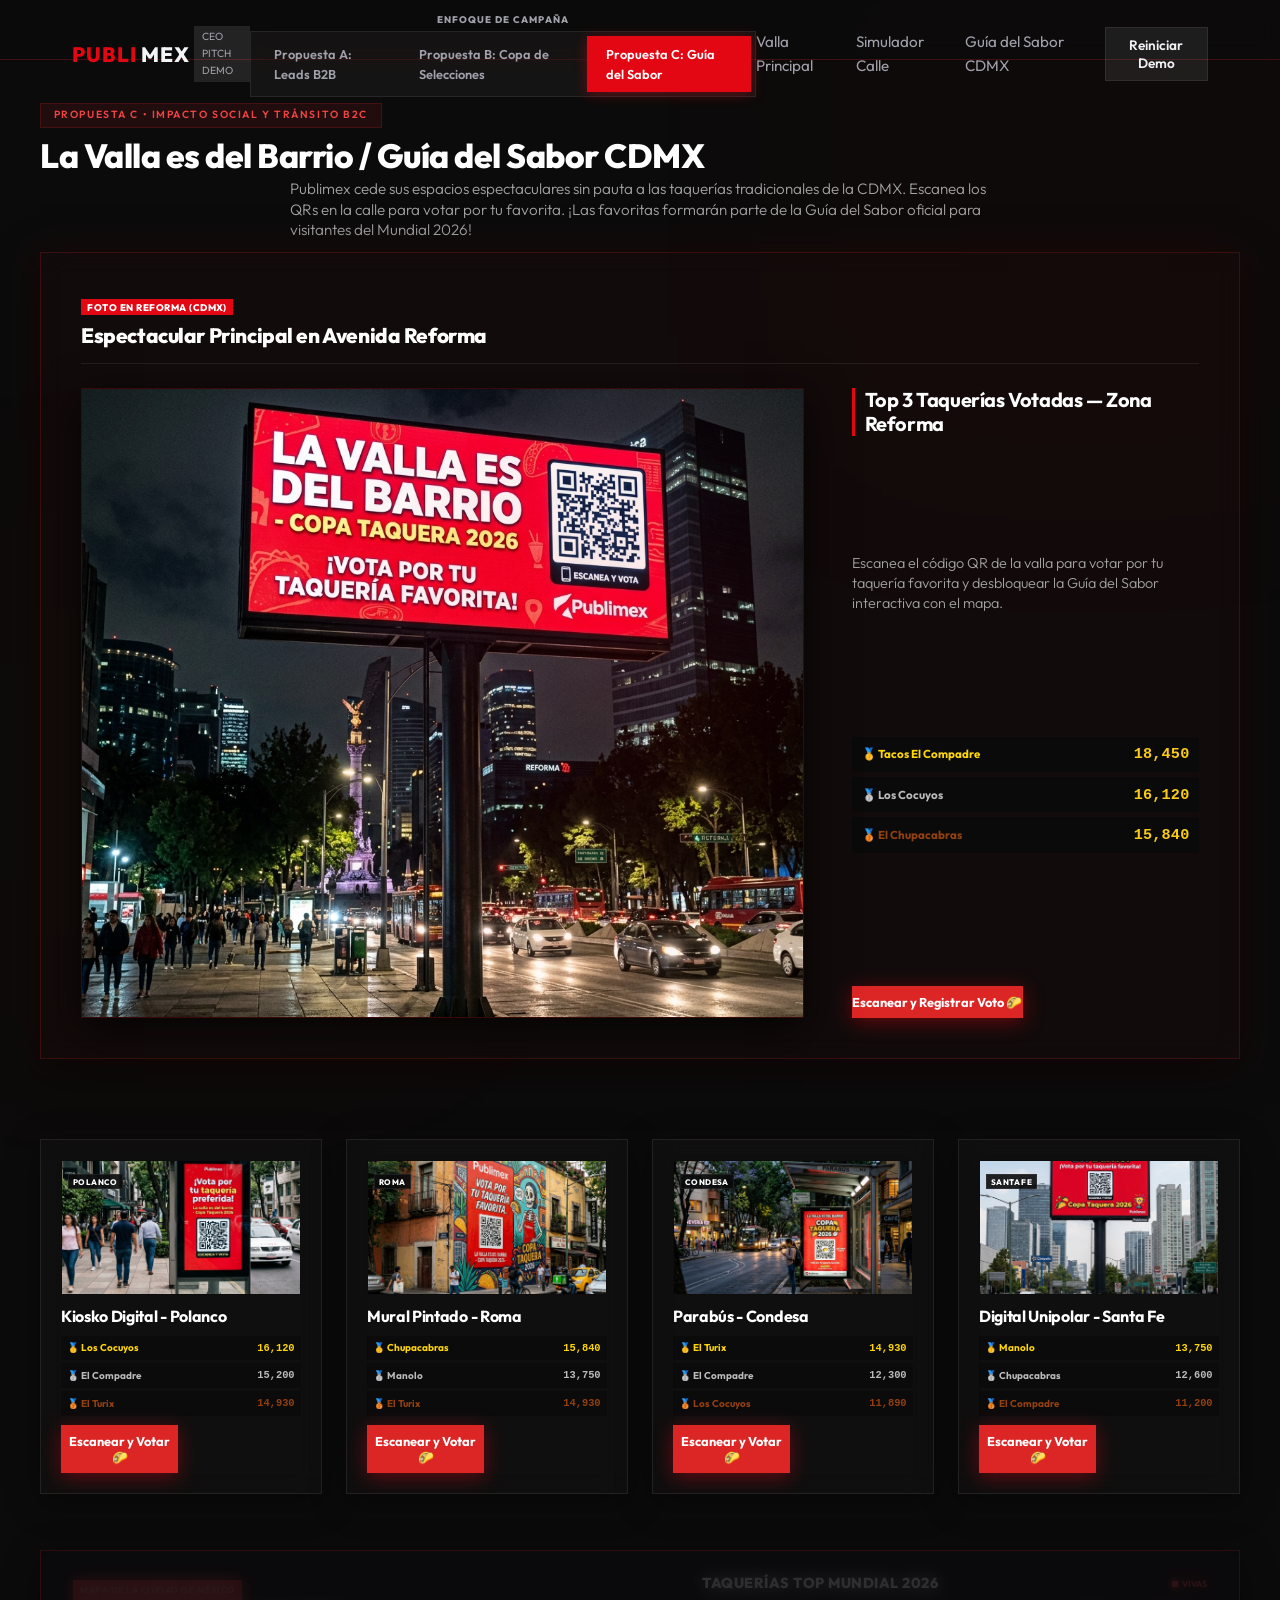
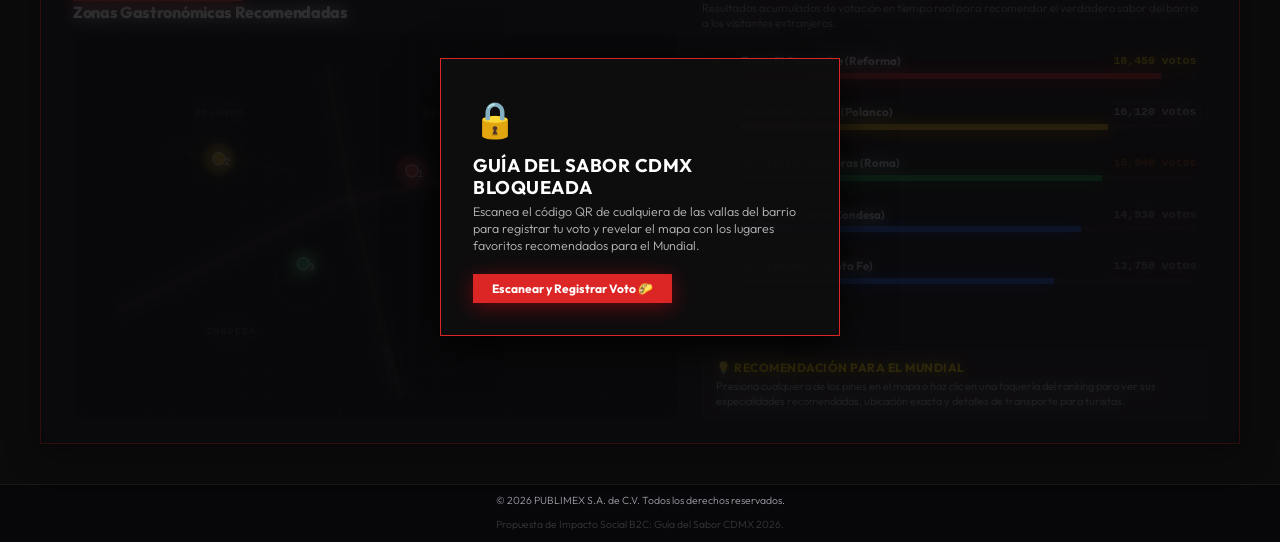
<file: tacos.html>
<!DOCTYPE html>
<html lang="es">
<head>
  <meta charset="UTF-8">
  <meta name="viewport" content="width=device-width, initial-scale=1.0">
  <title>Propuesta Digital Layer Publimex | Guía del Sabor CDMX</title>
  <meta name="description" content="La publicidad exterior es del barrio. Una campaña interactiva para votar por la taquería preferida de la CDMX escaneando vallas Publimex.">
  <link rel="preconnect" href="https://fonts.googleapis.com">
  <link rel="preconnect" href="https://fonts.gstatic.com" crossorigin>
  <link href="https://fonts.googleapis.com/css2?family=Outfit:wght@300;400;600;800&display=swap" rel="stylesheet">
  <link rel="stylesheet" href="styles.css">
</head>
<body class="tacos-theme">
  <!-- Ambient background glow particles -->
  <div class="ambient-glow" id="glow-1" style="background: rgba(220, 38, 38, 0.15);"></div>
  <div class="ambient-glow" id="glow-2" style="background: rgba(234, 179, 8, 0.1);"></div>

  <!-- Header -->
  <header>
    <div class="header-container">
      <div class="logo">
        <span class="logo-red">PUBLI</span><span>MEX</span> <span class="logo-tag">CEO PITCH DEMO</span>
      </div>
      
      <div class="proposal-toggle-container">
        <span class="toggle-label">ENFOQUE DE CAMPAÑA</span>
        <div class="proposal-toggle">
          <a href="index.html" class="toggle-option">Propuesta A: Leads B2B</a>
          <a href="futbol.html" class="toggle-option">Propuesta B: Copa de Selecciones</a>
          <a href="#" class="toggle-option active">Propuesta C: Guía del Sabor</a>
        </div>
      </div>

      <nav>
        <a href="#visual-showcase">Valla Principal</a>
        <a href="#demo-simulator">Simulador Calle</a>
        <a href="#flavor-guide-dashboard">Guía del Sabor CDMX</a>
        <button class="btn btn-secondary btn-sm" id="reset-campaign">Reiniciar Demo</button>
      </nav>
    </div>
  </header>

  <!-- PANTALLA 1: HERO & ESPECTACULAR PRINCIPAL (100VH) -->
  <section class="screen-100vh" id="visual-showcase">
    <!-- Tiny Hero Section -->
    <div class="hero-content text-center" style="margin-bottom: 0.5rem;">
      <div class="client-badge" style="background: rgba(220, 38, 38, 0.1); color: #ef4444; border-color: rgba(220, 38, 38, 0.2); margin-bottom: 0.5rem; padding: 0.2rem 0.8rem; font-size: 0.65rem;">PROPUESTA C • IMPACTO SOCIAL Y TRÁNSITO B2C</div>
      <h1 style="font-size: 1.8rem; margin-bottom: 0.25rem;">La Valla es del Barrio / Guía del Sabor CDMX</h1>
      <p class="hero-lead" style="font-size: 0.85rem; margin-bottom: 0.5rem; max-width: 700px;">Publimex cede sus espacios espectaculares sin pauta a las taquerías tradicionales de la CDMX. Escanea los QRs en la calle para votar por tu favorita. ¡Las favoritas formarán parte de la Guía del Sabor oficial para visitantes del Mundial 2026!</p>
    </div>

    <!-- Visual Showcase Card -->
    <div class="glass-card visual-showcase-card" style="margin-bottom: 0;">
      <div class="visual-showcase-header">
        <span class="location-badge" style="background: var(--coke-red); color: white; padding: 0.15rem 0.4rem; font-size: 0.6rem;">FOTO EN REFORMA (CDMX)</span>
        <h3 style="font-size: 1.3rem; margin-top: 0.25rem;">Espectacular Principal en Avenida Reforma</h3>
      </div>
      <div class="visual-showcase-container">
        <div class="visual-showcase-image-wrapper" style="max-height: 250px;">
          <img src="assets/tacos_showcase.jpg" alt="Valla de Publimex Guía del Sabor en Reforma" class="showcase-img">
          <div class="image-lens-glow"></div>
        </div>
        <div class="visual-showcase-details">
          <h4 style="font-size: 1rem;">Top 3 Taquerías Votadas — Zona Reforma</h4>
          <p class="showcase-desc" style="font-size: 0.8rem;">Escanea el código QR de la valla para votar por tu taquería favorita y desbloquear la Guía del Sabor interactiva con el mapa.</p>
          
          <!-- Top 3 ranking for Reforma billboard -->
          <div class="billboard-top3" id="top3-main" style="display: flex; flex-direction: column; gap: 0.3rem; margin: 0.4rem 0 0.5rem;">
            <div class="top3-row" style="background: rgba(10, 10, 12, 0.8); padding: 0.35rem 0.6rem; display: flex; justify-content: space-between; align-items: center;">
              <span style="font-size: 0.72rem; font-weight: bold; color: #ffd700;">🥇 Tacos El Compadre</span>
              <span class="scoreboard-votes" id="votes-compadre" style="font-size: 0.75rem; font-weight: 800; color: #ffd700; font-family: monospace;">18,450</span>
            </div>
            <div class="top3-row" style="background: rgba(10, 10, 12, 0.8); padding: 0.35rem 0.6rem; display: flex; justify-content: space-between; align-items: center;">
              <span style="font-size: 0.72rem; font-weight: bold; color: #bbb;">🥈 Los Cocuyos</span>
              <span class="scoreboard-votes" id="votes-main-2" style="font-size: 0.75rem; font-weight: 800; color: #bbb; font-family: monospace;">16,120</span>
            </div>
            <div class="top3-row" style="background: rgba(10, 10, 12, 0.8); padding: 0.35rem 0.6rem; display: flex; justify-content: space-between; align-items: center;">
              <span style="font-size: 0.72rem; font-weight: bold; color: #92400e;">🥉 El Chupacabras</span>
              <span class="scoreboard-votes" id="votes-main-3" style="font-size: 0.75rem; font-weight: 800; color: #92400e; font-family: monospace;">15,840</span>
            </div>
          </div>

          <div class="matchup-scan-options" style="margin-top: 0.5rem;">
            <button class="btn btn-primary btn-xs btn-scan-option scan-trigger-btn" data-team="compadre" data-billboard="main" style="padding: 0.4rem 0; font-size: 0.7rem; background: #dc2626; border-color: #dc2626; width: 100%; font-weight: bold; cursor: pointer;">Escanear y Registrar Voto 🌮</button>
          </div>
        </div>
      </div>
    </div>
  </section>

  <!-- PANTALLA 2: SIMULADOR DE ESCANEO DE FILA Y PASAPORTE (100VH) -->
  <section class="screen-100vh" id="demo-simulator">
    <!-- Row 1: The 4 other examples (Landscape aspect ratio, cover, 4 columns) -->
    <div class="matchups-horizontal-row">
      <!-- Card 1 (Polanco) -->
      <div class="billboard-card glass-card soccer-matchup-card" id="match-card-2" style="padding: 0.5rem;">
        <div class="matchup-billboard-view" style="aspect-ratio: 16 / 9;">
          <img src="assets/tacos_polanco.jpg" alt="Publimex Polanco" class="matchup-bg-image" loading="lazy">
          <div class="matchup-overlay-minimal"><span class="matchup-header-tag" style="font-size: 0.5rem; padding: 0.1rem 0.25rem;">POLANCO</span></div>
        </div>
        <div class="matchup-details" style="padding-top: 0.4rem; gap: 0.2rem;">
          <h4 class="matchup-title" style="font-size: 0.7rem;">Kiosko Digital - Polanco</h4>
          <div class="billboard-top3" id="top3-2" style="display: flex; flex-direction: column; gap: 0.2rem;">
            <div class="top3-row" style="background: rgba(10,10,12,0.8); padding: 0.25rem 0.4rem; display: flex; justify-content: space-between; align-items: center;">
              <span style="font-size: 0.62rem; font-weight: bold; color: #ffd700;">🥇 Los Cocuyos</span>
              <span id="votes-cocuyos" style="font-size: 0.65rem; font-weight: 800; color: #ffd700; font-family: monospace;">16,120</span>
            </div>
            <div class="top3-row" style="background: rgba(10,10,12,0.8); padding: 0.25rem 0.4rem; display: flex; justify-content: space-between; align-items: center;">
              <span style="font-size: 0.62rem; font-weight: bold; color: #bbb;">🥈 El Compadre</span>
              <span id="votes-pol-2" style="font-size: 0.65rem; font-weight: 800; color: #bbb; font-family: monospace;">15,200</span>
            </div>
            <div class="top3-row" style="background: rgba(10,10,12,0.8); padding: 0.25rem 0.4rem; display: flex; justify-content: space-between; align-items: center;">
              <span style="font-size: 0.62rem; font-weight: bold; color: #92400e;">🥉 El Turix</span>
              <span id="votes-pol-3" style="font-size: 0.65rem; font-weight: 800; color: #92400e; font-family: monospace;">14,930</span>
            </div>
          </div>
          <div class="matchup-scan-options">
            <button class="btn btn-primary btn-xs btn-scan-option scan-trigger-btn" data-team="cocuyos" data-billboard="2" style="padding: 0.35rem 0; font-size: 0.65rem; background: #dc2626; border-color: #dc2626; width: 100%; font-weight: bold; cursor: pointer;">Escanear y Votar 🌮</button>
          </div>
        </div>
      </div>

      <!-- Card 2 (Roma) -->
      <div class="billboard-card glass-card soccer-matchup-card" id="match-card-3" style="padding: 0.5rem;">
        <div class="matchup-billboard-view" style="aspect-ratio: 16 / 9;">
          <img src="assets/tacos_roma.jpg" alt="Publimex Roma" class="matchup-bg-image" loading="lazy">
          <div class="matchup-overlay-minimal"><span class="matchup-header-tag" style="font-size: 0.5rem; padding: 0.1rem 0.25rem;">ROMA</span></div>
        </div>
        <div class="matchup-details" style="padding-top: 0.4rem; gap: 0.2rem;">
          <h4 class="matchup-title" style="font-size: 0.7rem;">Mural Pintado - Roma</h4>
          <div class="billboard-top3" id="top3-3" style="display: flex; flex-direction: column; gap: 0.2rem;">
            <div class="top3-row" style="background: rgba(10,10,12,0.8); padding: 0.25rem 0.4rem; display: flex; justify-content: space-between; align-items: center;">
              <span style="font-size: 0.62rem; font-weight: bold; color: #ffd700;">🥇 Chupacabras</span>
              <span id="votes-chupacabras" style="font-size: 0.65rem; font-weight: 800; color: #ffd700; font-family: monospace;">15,840</span>
            </div>
            <div class="top3-row" style="background: rgba(10,10,12,0.8); padding: 0.25rem 0.4rem; display: flex; justify-content: space-between; align-items: center;">
              <span style="font-size: 0.62rem; font-weight: bold; color: #bbb;">🥈 Manolo</span>
              <span id="votes-rom-2" style="font-size: 0.65rem; font-weight: 800; color: #bbb; font-family: monospace;">13,750</span>
            </div>
            <div class="top3-row" style="background: rgba(10,10,12,0.8); padding: 0.25rem 0.4rem; display: flex; justify-content: space-between; align-items: center;">
              <span style="font-size: 0.62rem; font-weight: bold; color: #92400e;">🥉 El Turix</span>
              <span id="votes-rom-3" style="font-size: 0.65rem; font-weight: 800; color: #92400e; font-family: monospace;">14,930</span>
            </div>
          </div>
          <div class="matchup-scan-options">
            <button class="btn btn-primary btn-xs btn-scan-option scan-trigger-btn" data-team="chupacabras" data-billboard="3" style="padding: 0.35rem 0; font-size: 0.65rem; background: #dc2626; border-color: #dc2626; width: 100%; font-weight: bold; cursor: pointer;">Escanear y Votar 🌮</button>
          </div>
        </div>
      </div>

      <!-- Card 3 (Condesa) -->
      <div class="billboard-card glass-card soccer-matchup-card" id="match-card-4" style="padding: 0.5rem;">
        <div class="matchup-billboard-view" style="aspect-ratio: 16 / 9;">
          <img src="assets/tacos_condesa.jpg" alt="Publimex Condesa" class="matchup-bg-image" loading="lazy">
          <div class="matchup-overlay-minimal"><span class="matchup-header-tag" style="font-size: 0.5rem; padding: 0.1rem 0.25rem;">CONDESA</span></div>
        </div>
        <div class="matchup-details" style="padding-top: 0.4rem; gap: 0.2rem;">
          <h4 class="matchup-title" style="font-size: 0.7rem;">Parabús - Condesa</h4>
          <div class="billboard-top3" id="top3-4" style="display: flex; flex-direction: column; gap: 0.2rem;">
            <div class="top3-row" style="background: rgba(10,10,12,0.8); padding: 0.25rem 0.4rem; display: flex; justify-content: space-between; align-items: center;">
              <span style="font-size: 0.62rem; font-weight: bold; color: #ffd700;">🥇 El Turix</span>
              <span id="votes-turix" style="font-size: 0.65rem; font-weight: 800; color: #ffd700; font-family: monospace;">14,930</span>
            </div>
            <div class="top3-row" style="background: rgba(10,10,12,0.8); padding: 0.25rem 0.4rem; display: flex; justify-content: space-between; align-items: center;">
              <span style="font-size: 0.62rem; font-weight: bold; color: #bbb;">🥈 El Compadre</span>
              <span id="votes-con-2" style="font-size: 0.65rem; font-weight: 800; color: #bbb; font-family: monospace;">12,300</span>
            </div>
            <div class="top3-row" style="background: rgba(10,10,12,0.8); padding: 0.25rem 0.4rem; display: flex; justify-content: space-between; align-items: center;">
              <span style="font-size: 0.62rem; font-weight: bold; color: #92400e;">🥉 Los Cocuyos</span>
              <span id="votes-con-3" style="font-size: 0.65rem; font-weight: 800; color: #92400e; font-family: monospace;">11,890</span>
            </div>
          </div>
          <div class="matchup-scan-options">
            <button class="btn btn-primary btn-xs btn-scan-option scan-trigger-btn" data-team="turix" data-billboard="4" style="padding: 0.35rem 0; font-size: 0.65rem; background: #dc2626; border-color: #dc2626; width: 100%; font-weight: bold; cursor: pointer;">Escanear y Votar 🌮</button>
          </div>
        </div>
      </div>

      <!-- Card 4 (Santa Fe) -->
      <div class="billboard-card glass-card soccer-matchup-card" id="match-card-5" style="padding: 0.5rem;">
        <div class="matchup-billboard-view" style="aspect-ratio: 16 / 9;">
          <img src="assets/tacos_santafe.jpg" alt="Publimex Santa Fe" class="matchup-bg-image" loading="lazy">
          <div class="matchup-overlay-minimal"><span class="matchup-header-tag" style="font-size: 0.5rem; padding: 0.1rem 0.25rem;">SANTA FE</span></div>
        </div>
        <div class="matchup-details" style="padding-top: 0.4rem; gap: 0.2rem;">
          <h4 class="matchup-title" style="font-size: 0.7rem;">Digital Unipolar - Santa Fe</h4>
          <div class="billboard-top3" id="top3-5" style="display: flex; flex-direction: column; gap: 0.2rem;">
            <div class="top3-row" style="background: rgba(10,10,12,0.8); padding: 0.25rem 0.4rem; display: flex; justify-content: space-between; align-items: center;">
              <span style="font-size: 0.62rem; font-weight: bold; color: #ffd700;">🥇 Manolo</span>
              <span id="votes-manolo" style="font-size: 0.65rem; font-weight: 800; color: #ffd700; font-family: monospace;">13,750</span>
            </div>
            <div class="top3-row" style="background: rgba(10,10,12,0.8); padding: 0.25rem 0.4rem; display: flex; justify-content: space-between; align-items: center;">
              <span style="font-size: 0.62rem; font-weight: bold; color: #bbb;">🥈 Chupacabras</span>
              <span id="votes-sf-2" style="font-size: 0.65rem; font-weight: 800; color: #bbb; font-family: monospace;">12,600</span>
            </div>
            <div class="top3-row" style="background: rgba(10,10,12,0.8); padding: 0.25rem 0.4rem; display: flex; justify-content: space-between; align-items: center;">
              <span style="font-size: 0.62rem; font-weight: bold; color: #92400e;">🥉 El Compadre</span>
              <span id="votes-sf-3" style="font-size: 0.65rem; font-weight: 800; color: #92400e; font-family: monospace;">11,200</span>
            </div>
          </div>
          <div class="matchup-scan-options">
            <button class="btn btn-primary btn-xs btn-scan-option scan-trigger-btn" data-team="manolo" data-billboard="5" style="padding: 0.35rem 0; font-size: 0.65rem; background: #dc2626; border-color: #dc2626; width: 100%; font-weight: bold; cursor: pointer;">Escanear y Votar 🌮</button>
          </div>
        </div>
      </div>
    </div>

    <!-- Row 2: CDMX Flavor Map & World Cup Tourist Guide Dashboard -->
    <div id="flavor-guide-dashboard" class="flavor-dashboard-container glass-card" style="position: relative; margin-top: 1.5rem;">
      <!-- Locked state blur overlay -->
      <div id="map-lock-overlay" class="map-overlay-lock">
        <div class="lock-card text-center" style="padding: 2rem; background: rgba(10, 10, 12, 0.95); border: 2px solid #dc2626;">
          <div class="lock-icon" style="font-size: 2.2rem; margin-bottom: 0.5rem; color: #ef4444;">🔒</div>
          <h3 style="font-size: 1.15rem; color: #fff; margin-bottom: 0.3rem; font-weight: bold; letter-spacing: 0.5px;">GUÍA DEL SABOR CDMX BLOQUEADA</h3>
          <p style="font-size: 0.78rem; color: #bbb; max-width: 360px; margin: 0 auto 1.2rem; line-height: 1.35;">Escanea el código QR de cualquiera de las vallas del barrio para registrar tu voto y revelar el mapa con los lugares favoritos recomendados para el Mundial.</p>
          <button class="btn btn-primary scan-trigger-btn" data-team="compadre" data-billboard="main" style="background: #dc2626; border-color: #dc2626; font-size: 0.75rem; padding: 0.45rem 1.2rem; cursor: pointer; font-weight: bold;">Votar y Desbloquear Guía 🌮</button>
        </div>
      </div>

      <div class="flavor-dashboard-grid" style="display: grid; grid-template-columns: 1.2fr 1fr; gap: 1.5rem; width: 100%; height: 100%;">
        <!-- Left Column: CDMX Interactive Map -->
        <div class="dashboard-map-panel" style="display: flex; flex-direction: column; height: 100%;">
          <div class="map-header" style="margin-bottom: 0.5rem;">
            <span class="guide-badge" style="font-size: 0.55rem; padding: 0.15rem 0.4rem; background: #dc2626; color: white; font-weight: bold;">MAPA DE LA CIUDAD DE MÉXICO</span>
            <h3 style="font-size: 1rem; color: #fff; margin: 0.15rem 0 0;">Zonas Gastronómicas Recomendadas</h3>
          </div>
          
          <div class="map-svg-container" style="position: relative; flex: 1; min-height: 230px; background: rgba(0,0,0,0.4); border: 1px solid rgba(255,255,255,0.05); display: flex; align-items: center; justify-content: center;">
            <!-- CDMX Styled Grid & Streets Map -->
            <svg viewBox="0 0 500 320" class="cdmx-svg-map" style="width: 100%; height: 100%; max-height: 320px;">
              <!-- Grid Lines -->
              <defs>
                <pattern id="map-grid" width="20" height="20" patternUnits="userSpaceOnUse">
                  <path d="M 20 0 L 0 0 0 20" fill="none" stroke="rgba(255,255,255,0.02)" stroke-width="1"/>
                </pattern>
              </defs>
              <rect width="100%" height="100%" fill="url(#map-grid)" />
              
              <!-- Street lines -->
              <!-- Reforma -->
              <path d="M 40 230 L 220 140 L 440 100" fill="none" stroke="rgba(255,255,255,0.06)" stroke-width="7" stroke-linecap="round" />
              <path d="M 40 230 L 220 140 L 440 100" fill="none" stroke="rgba(220,38,38,0.15)" stroke-width="2" stroke-linecap="round" />
              <text x="310" y="93" fill="rgba(255,255,255,0.2)" font-size="6.5" transform="rotate(-5, 310, 93)" font-family="monospace">Paseo de la Reforma</text>
              
              <!-- Insurgentes -->
              <path d="M 210 30 L 230 140 L 270 300" fill="none" stroke="rgba(255,255,255,0.06)" stroke-width="5" stroke-linecap="round" />
              <path d="M 210 30 L 230 140 L 270 300" fill="none" stroke="rgba(234,179,8,0.1)" stroke-width="1.5" stroke-linecap="round" />
              <text x="250" y="240" fill="rgba(255,255,255,0.2)" font-size="6.5" transform="rotate(78, 250, 240)" font-family="monospace">Av. Insurgentes</text>

              <!-- Masaryk (Polanco) -->
              <path d="M 70 95 L 180 115" fill="none" stroke="rgba(255,255,255,0.04)" stroke-width="3" />
              <text x="85" y="90" fill="rgba(255,255,255,0.15)" font-size="5.5" font-family="monospace">Pres. Masaryk</text>

              <!-- Amsterdam (Condesa) -->
              <circle cx="190" cy="205" r="24" fill="none" stroke="rgba(255,255,255,0.04)" stroke-width="2" stroke-dasharray="3 2" />
              <text x="165" y="208" fill="rgba(255,255,255,0.15)" font-size="5.5" font-family="monospace">P. México</text>

              <!-- Zone labels -->
              <text x="100" y="70" fill="rgba(255,255,255,0.25)" font-size="8" font-weight="bold" font-family="monospace" letter-spacing="1">POLANCO</text>
              <text x="290" y="70" fill="rgba(255,255,255,0.25)" font-size="8" font-weight="bold" font-family="monospace" letter-spacing="1">REFORMA</text>
              <text x="110" y="250" fill="rgba(255,255,255,0.25)" font-size="8" font-weight="bold" font-family="monospace" letter-spacing="1">CONDESA</text>

              <!-- Interactive Pin 1: Tacos El Compadre (Reforma) -->
              <g id="pin-compadre" class="map-pin" transform="translate(280, 115)" style="cursor: pointer;">
                <circle cx="0" cy="0" r="13" fill="rgba(220,38,38,0.25)" class="pin-pulse" />
                <circle cx="0" cy="0" r="5" fill="#dc2626" stroke="#fff" stroke-width="1.2" />
                <text x="7" y="3" fill="#fff" font-size="8.5" font-weight="800" font-family="monospace">1</text>
              </g>

              <!-- Interactive Pin 2: Tacos Los Cocuyos (Polanco) -->
              <g id="pin-cocuyos" class="map-pin" transform="translate(120, 105)" style="cursor: pointer;">
                <circle cx="0" cy="0" r="13" fill="rgba(234,179,8,0.25)" class="pin-pulse" />
                <circle cx="0" cy="0" r="5" fill="#eab308" stroke="#fff" stroke-width="1.2" />
                <text x="7" y="3" fill="#fff" font-size="8.5" font-weight="800" font-family="monospace">2</text>
              </g>

              <!-- Interactive Pin 3: Taquería El Turix (Condesa) -->
              <g id="pin-turix" class="map-pin" transform="translate(190, 192)" style="cursor: pointer;">
                <circle cx="0" cy="0" r="13" fill="rgba(22,163,74,0.25)" class="pin-pulse" />
                <circle cx="0" cy="0" r="5" fill="#16a34a" stroke="#fff" stroke-width="1.2" />
                <text x="7" y="3" fill="#fff" font-size="8.5" font-weight="800" font-family="monospace">3</text>
              </g>
            </svg>
            
            <!-- Hover/Click dynamic tooltip card on map -->
            <div id="map-tooltip-card" class="map-tooltip hidden" style="position: absolute; bottom: 10px; left: 10px; right: 10px; background: rgba(10,10,12,0.95); border: 1px solid rgba(255,255,255,0.15); padding: 0.6rem 0.8rem; z-index: 10; display: flex; flex-direction: column; gap: 0.15rem; border-radius: 0;">
              <div style="display: flex; justify-content: space-between; align-items: center;">
                <h4 id="tooltip-title" style="margin: 0; font-size: 0.85rem; color: #fff; font-weight: 800;">Tacos El Compadre</h4>
                <span id="tooltip-zone" class="tooltip-badge" style="font-size: 0.55rem; padding: 0.1rem 0.3rem; background: #dc2626; color: white; font-weight: bold;">REFORMA</span>
              </div>
              <p id="tooltip-fact" style="margin: 0.2rem 0; font-size: 0.7rem; color: #ccc; line-height: 1.25;">Tradición y sabor al pastor en Reforma 222. ¡Un clásico del barrio!</p>
              <div style="display: flex; justify-content: space-between; align-items: center; border-top: 1px solid rgba(255,255,255,0.08); padding-top: 0.25rem; margin-top: 0.15rem; font-size: 0.65rem;">
                <span style="color: #888;">Votos Totales CDMX:</span>
                <strong id="tooltip-votes" style="color: #ffd700; font-family: monospace;">18,450</strong>
              </div>
            </div>
          </div>
        </div>

        <!-- Right Column: Stats & Tourist Insights -->
        <div class="dashboard-stats-panel" style="display: flex; flex-direction: column; justify-content: space-between; height: 100%;">
          <div>
            <div class="stats-header" style="margin-bottom: 0.5rem; display: flex; justify-content: space-between; align-items: center;">
              <h3 style="font-size: 0.9rem; color: #fff; margin: 0; font-weight: 800; letter-spacing: 0.5px;">TAQUERÍAS TOP MUNDIAL 2026</h3>
              <span class="live-pulse-badge" style="display: inline-flex; align-items: center; gap: 0.25rem; font-size: 0.55rem; color: #ef4444; font-weight: bold;">
                <span class="live-pulse" style="width: 6px; height: 6px; background: #ef4444; border-radius: 50%; box-shadow: 0 0 6px #ef4444;"></span> VIVAS
              </span>
            </div>
            <p style="font-size: 0.7rem; color: #999; margin: 0 0 0.8rem; line-height: 1.35;">Resultados acumulados de votación en tiempo real para recomendar el verdadero sabor del barrio a los visitantes extranjeros.</p>
            
            <!-- Ranking board list container -->
            <div class="ranking-board" id="ranking-list-container" style="display: flex; flex-direction: column; gap: 0.5rem;">
              
              <!-- Compadre Row (#1) -->
              <div class="ranking-row active" id="ranking-row-compadre" data-taqueria="compadre" style="padding: 0.45rem 0.6rem; display: flex; align-items: center; gap: 0.6rem; border: 1px solid rgba(220, 38, 38, 0.3); background: rgba(220, 38, 38, 0.05); cursor: pointer; transition: all 0.2s;">
                <div class="ranking-num" style="font-size: 0.95rem; font-weight: 900; color: #ffd700; font-family: monospace; width: 18px;">1</div>
                <div class="ranking-body" style="flex: 1;">
                  <div style="display: flex; justify-content: space-between; font-size: 0.72rem; font-weight: bold; color: #fff; margin-bottom: 0.15rem;">
                    <span>Tacos El Compadre</span>
                    <span id="rank-votes-compadre" style="font-family: monospace; color: #ffd700;">18,450 votos</span>
                  </div>
                  <div class="ranking-bar-track" style="height: 6px; background: rgba(255,255,255,0.06); width: 100%;">
                    <div class="ranking-bar-fill" id="bar-fill-compadre" style="width: 78%; height: 100%; background: #dc2626; transition: width 0.8s ease;"></div>
                  </div>
                </div>
              </div>

              <!-- Cocuyos Row (#2) -->
              <div class="ranking-row" id="ranking-row-cocuyos" data-taqueria="cocuyos" style="padding: 0.45rem 0.6rem; display: flex; align-items: center; gap: 0.6rem; border: 1px solid rgba(255, 255, 255, 0.05); background: rgba(0, 0, 0, 0.2); cursor: pointer; transition: all 0.2s;">
                <div class="ranking-num" style="font-size: 0.95rem; font-weight: 900; color: #bbb; font-family: monospace; width: 18px;">2</div>
                <div class="ranking-body" style="flex: 1;">
                  <div style="display: flex; justify-content: space-between; font-size: 0.72rem; font-weight: bold; color: #ccc; margin-bottom: 0.15rem;">
                    <span>Tacos Los Cocuyos</span>
                    <span id="rank-votes-cocuyos" style="font-family: monospace; color: #eab308;">16,120 votos</span>
                  </div>
                  <div class="ranking-bar-track" style="height: 6px; background: rgba(255,255,255,0.06); width: 100%;">
                    <div class="ranking-bar-fill" id="bar-fill-cocuyos" style="width: 68%; height: 100%; background: #eab308; transition: width 0.8s ease;"></div>
                  </div>
                </div>
              </div>

              <!-- Turix Row (#3) -->
              <div class="ranking-row" id="ranking-row-turix" data-taqueria="turix" style="padding: 0.45rem 0.6rem; display: flex; align-items: center; gap: 0.6rem; border: 1px solid rgba(255, 255, 255, 0.05); background: rgba(0, 0, 0, 0.2); cursor: pointer; transition: all 0.2s;">
                <div class="ranking-num" style="font-size: 0.95rem; font-weight: 900; color: #92400e; font-family: monospace; width: 18px;">3</div>
                <div class="ranking-body" style="flex: 1;">
                  <div style="display: flex; justify-content: space-between; font-size: 0.72rem; font-weight: bold; color: #ccc; margin-bottom: 0.15rem;">
                    <span>Taquería El Turix</span>
                    <span id="rank-votes-turix" style="font-family: monospace; color: #16a34a;">14,930 votos</span>
                  </div>
                  <div class="ranking-bar-track" style="height: 6px; background: rgba(255,255,255,0.06); width: 100%;">
                    <div class="ranking-bar-fill" id="bar-fill-turix" style="width: 63%; height: 100%; background: #16a34a; transition: width 0.8s ease;"></div>
                  </div>
                </div>
              </div>

            </div>
          </div>

          <!-- Tourist tip quick fact block -->
          <div class="tourist-guide-box" style="margin-top: 1rem; padding: 0.6rem 0.8rem; background: rgba(255,255,255,0.02); border: 1px solid rgba(255,255,255,0.05); display: flex; flex-direction: column; gap: 0.2rem; border-radius: 0;">
            <h4 style="font-size: 0.75rem; color: #ffd700; margin: 0; font-weight: bold; text-transform: uppercase; letter-spacing: 0.5px;">💡 RECOMENDACIÓN PARA EL MUNDIAL</h4>
            <p id="tourist-tip-content" style="font-size: 0.68rem; color: #bbb; margin: 0; line-height: 1.35;">Presiona cualquiera de los pines en el mapa o haz clic en una taquería del ranking para ver sus especialidades recomendadas, ubicación exacta y detalles de transporte para turistas.</p>
          </div>
        </div>
      </div>
    </div>
  </section>

  <!-- Footer -->
  <footer style="padding: 0.5rem 0; border-top: 1px solid var(--glass-border); background: #070709;">
    <div class="footer-container" style="display: flex; justify-content: space-between; padding: 0 2rem; font-size: 0.65rem; color: var(--text-secondary);">
      <p>&copy; 2026 PUBLIMEX S.A. de C.V. Todos los derechos reservados.</p>
      <p class="footer-note" style="margin: 0;">Propuesta de Impacto Social B2C: Guía del Sabor CDMX 2026.</p>
    </div>
  </footer>

  <!-- NATIVE DIALOGS -->

  <!-- Simulated Scanner Modal -->
  <dialog id="scanner-modal" class="modal-dialog" style="border-radius: 0 !important;">
    <div class="scanner-container">
      <div class="scanner-header">
        <h4 id="scanner-modal-title">SIMULANDO ESCANEO DE VALLA</h4>
        <button class="modal-close-btn" commandfor="scanner-modal" command="close" style="border-radius: 0 !important;">&times;</button>
      </div>
      
      <!-- Content wrapper that changes state -->
      <div class="scanner-viewport-wrapper state-scanning" id="scanner-viewport-wrapper">
        
        <!-- Screen 1: Camera Scanning View -->
        <div class="scanner-screen-scan">
          <div class="scanner-viewport">
            <div class="scanner-phone-frame" style="border-radius: 0 !important;">
              <div class="scanner-lens">
                <div class="scanner-laser" style="background: #ef4444; box-shadow: 0 0 10px rgba(239, 68, 68, 0.8);"></div>
                <div class="scanner-aim-box" style="border-color: #ef4444; border-radius: 0 !important;">
                  <div class="qr-target-preview" id="scanner-qr-display" style="width: 100%; height: 100%; display: flex; align-items: center; justify-content: center; background: #fff; border-radius: 0 !important; padding: 0.5rem;">
                    <!-- Replaced dynamically with high-fidelity team QR in JS -->
                  </div>
                </div>
                <div class="scanner-info-text" id="scanner-scan-status">Detectando QR en el espectacular...</div>
              </div>
            </div>
          </div>
        </div>

        <!-- Screen 2: Voting & Lead Form -->
        <div class="scanner-screen-form hidden" id="scanner-screen-form" style="padding: 1rem 0;">
          <h3 style="color: #ffd700; font-size: 1.15rem; margin-bottom: 0.5rem; font-weight: 800; text-align: center;">REGISTRA TU VOTO</h3>
          <p style="font-size: 0.75rem; color: #a3a3a3; text-align: center; margin-bottom: 1rem; line-height: 1.3;">Registra tu contacto para validar tu participación. La taquería ganadora se anunciará gratis en este espectacular.</p>
          
          <form id="tacos-voting-form" style="display: flex; flex-direction: column; gap: 0.8rem;">
            <div>
              <label style="display: block; font-size: 0.65rem; color: #888; font-weight: 600; margin-bottom: 0.25rem; text-align: left;">TU TAQUERÍA NOMINADA</label>
              <select id="vote-taqueria-select" style="width: 100%; padding: 0.5rem; background: rgba(0,0,0,0.6); border: 1px solid rgba(220, 38, 38, 0.3); color: #fff; box-sizing: border-box; font-family: inherit; font-size: 0.85rem;">
                <option value="compadre">Tacos El Compadre (Reforma)</option>
                <option value="cocuyos">Tacos Los Cocuyos (Polanco)</option>
                <option value="chupacabras">Tacos El Chupacabras (Roma)</option>
                <option value="turix">Taquería El Turix (Condesa)</option>
                <option value="manolo">Tacos Manolo (Santa Fe)</option>
              </select>
            </div>
            
            <div>
              <label style="display: block; font-size: 0.65rem; color: #888; font-weight: 600; margin-bottom: 0.25rem; text-align: left;">NOMBRE COMPLETO</label>
              <input type="text" id="vote-user-name" placeholder="Ej. Juan Pérez" required style="width: 100%; padding: 0.5rem; background: rgba(0,0,0,0.6); border: 1px solid var(--glass-border); color: #fff; box-sizing: border-box; font-family: inherit; font-size: 0.85rem;">
            </div>
            
            <div>
              <label style="display: block; font-size: 0.65rem; color: #888; font-weight: 600; margin-bottom: 0.25rem; text-align: left;">CORREO ELECTRÓNICO</label>
              <input type="email" id="vote-user-email" placeholder="juan@ejemplo.com" required style="width: 100%; padding: 0.5rem; background: rgba(0,0,0,0.6); border: 1px solid var(--glass-border); color: #fff; box-sizing: border-box; font-family: inherit; font-size: 0.85rem;">
            </div>

            <div>
              <label style="display: block; font-size: 0.65rem; color: #888; font-weight: 600; margin-bottom: 0.25rem; text-align: left;">TELÉFONO CELULAR</label>
              <input type="tel" id="vote-user-phone" placeholder="55 1234 5678" required style="width: 100%; padding: 0.5rem; background: rgba(0,0,0,0.6); border: 1px solid var(--glass-border); color: #fff; box-sizing: border-box; font-family: inherit; font-size: 0.85rem;">
            </div>
            
            <button type="submit" id="submit-vote-btn" class="btn btn-primary" style="background: #dc2626; border-color: #dc2626; padding: 0.6rem; font-weight: 800; font-size: 0.85rem; margin-top: 0.5rem; color: #fff; border-radius: 0 !important; cursor: pointer;">Enviar Voto &rarr;</button>
          </form>
        </div>

        <!-- Screen 3: Success Screen -->
        <div class="scanner-screen-success hidden">
          <div class="success-icon-animation" style="margin-bottom: 0.5rem;">
            <svg class="checkmark-svg" viewBox="0 0 52 52" xmlns="http://www.w3.org/2000/svg" style="width: 45px; height: 45px; margin: 0 auto;">
              <circle class="checkmark-circle" cx="26" cy="26" r="25" fill="none" style="stroke: #ef4444; border-radius: 0 !important;" />
              <path class="checkmark-check" fill="none" d="M14.1 27.2l7.1 7.2 16.7-16.8" style="stroke: #ef4444;" />
            </svg>
          </div>
          
          <h3 class="success-title" style="color: #ffd700; font-size: 1.25rem; font-weight: 800; text-align: center; margin-bottom: 0.3rem;">¡VOTO CONTABILIZADO!</h3>
          <p class="success-subtitle" id="scanner-success-location" style="font-size: 0.72rem; color: #ccc; text-align: center; margin-bottom: 1rem; line-height: 1.3;">Gracias por participar. Tu voto ha sido registrado mediante geolocalización de antena exterior Publimex.</p>
          
          <!-- Nominee display mockup -->
          <div class="modal-billboard-container" style="height: 140px; display: flex; align-items: center; justify-content: center; position: relative; margin-bottom: 1rem;">
            <div id="modal-cromo-reveal" style="z-index: 10; width: 100%;">
              <!-- Populated dynamically in JS with thank you card -->
            </div>
          </div>
          
          <div class="success-actions" style="margin-top: 0.5rem;">
            <button class="btn btn-primary btn-sm" id="modal-continue-btn" style="background: #ef4444; color: #fff; box-shadow: 0 4px 15px rgba(239, 68, 68, 0.3); border-radius: 0; width: 100%; font-weight: bold; padding: 0.5rem 0; cursor: pointer;">Revelar Mapa del Sabor & Resultados</button>
          </div>
        </div>

      </div>

      <div class="scanner-footer" id="scanner-modal-footer">
        <p>Voto certificado mediante geolocalización de antena exterior Publimex.</p>
      </div>
    </div>
  </dialog>

  <script src="tacos.js"></script>
</body>
</html>
</file>
<file: styles.css>
/* CSS Design System - PUBLIMEX Digital OOH Campaña Autopromocional */

:root {
  --coke-red: #E30613; /* Rojo Publimex */
  --coke-red-dark: #8c040b;
  --coke-red-glow: rgba(227, 6, 19, 0.4);
  --obsidian: #0a0a0c;
  --obsidian-card: rgba(20, 20, 25, 0.65);
  --text-primary: #f0f0f5;
  --text-secondary: #a0a0ab;
  --gold-accent: #d4af37;
  --gold-glow: rgba(212, 175, 55, 0.4);
  --silver-accent: #c0c0c0;
  --bronze-accent: #cd7f32;
  --glass-border: rgba(255, 255, 255, 0.08);
  --glass-border-hover: rgba(227, 6, 19, 0.35);
  --font-sans: 'Outfit', -apple-system, BlinkMacSystemFont, "Segoe UI", Roboto, sans-serif;
}

/* Global Reset */
* {
  box-sizing: border-box;
  margin: 0;
  padding: 0;
  scroll-behavior: smooth;
}

body {
  background-color: var(--obsidian);
  color: var(--text-primary);
  font-family: var(--font-sans);
  line-height: 1.6;
  overflow-x: hidden;
  position: relative;
}

/* Typography */
h1, h2, h3, h4 {
  font-weight: 800;
  letter-spacing: -0.02em;
  line-height: 1.2;
}

h1 {
  font-size: clamp(2.5rem, 5vw, 4.5rem);
  margin-bottom: 1.5rem;
}

h2 {
  font-size: clamp(1.8rem, 3.5vw, 2.5rem);
  text-align: center;
  margin-bottom: 0.5rem;
}

h3 {
  font-size: 1.5rem;
  margin-bottom: 0.75rem;
}

p {
  color: var(--text-secondary);
  font-weight: 300;
}

/* Background Glow Effects */
.ambient-glow {
  position: fixed;
  width: 50vw;
  height: 50vw;
  border-radius: 50%;
  pointer-events: none;
  z-index: -1;
  filter: blur(120px);
  opacity: 0.12;
  transition: opacity 0.5s ease;
}

#glow-1 {
  background: var(--coke-red);
  top: -10vw;
  right: -10vw;
}

#glow-2 {
  background: var(--coke-red-dark);
  bottom: -15vw;
  left: -10vw;
}

/* Header */
header {
  position: sticky;
  top: 0;
  background: rgba(10, 10, 12, 0.8);
  backdrop-filter: blur(16px);
  border-bottom: 1px solid var(--glass-border);
  z-index: 100;
}

.header-container {
  display: flex;
  justify-content: space-between;
  align-items: center;
  max-width: 1200px;
  margin: 0 auto;
  padding: 1.2rem 2rem;
}

.logo {
  font-weight: 800;
  font-size: 1.3rem;
  letter-spacing: 0.05em;
  display: flex;
  align-items: center;
  gap: 0.25rem;
}

.logo-red {
  color: var(--coke-red);
}

.logo-tag {
  font-size: 0.65rem;
  background: rgba(255, 255, 255, 0.1);
  padding: 0.2rem 0.5rem;
  border-radius: 4px;
  color: var(--text-secondary);
  font-weight: 400;
  letter-spacing: 0;
}

nav {
  display: flex;
  align-items: center;
  gap: 2rem;
}

nav a {
  color: var(--text-secondary);
  text-decoration: none;
  font-size: 0.95rem;
  font-weight: 400;
  transition: color 0.3s ease;
}

nav a:hover {
  color: var(--text-primary);
}

/* Buttons */
.btn {
  display: inline-flex;
  align-items: center;
  justify-content: center;
  font-family: var(--font-sans);
  font-weight: 600;
  border-radius: 8px;
  padding: 0.8rem 1.8rem;
  font-size: 1rem;
  cursor: pointer;
  transition: all 0.3s cubic-bezier(0.16, 1, 0.3, 1);
  text-decoration: none;
  border: none;
}

.btn-primary {
  background: var(--coke-red);
  color: #fff;
  box-shadow: 0 4px 20px var(--coke-red-glow);
}

.btn-primary:hover:not(:disabled) {
  background: #ff202d;
  transform: translateY(-2px);
  box-shadow: 0 6px 25px rgba(227, 6, 19, 0.6);
}

.btn-primary:disabled {
  opacity: 0.5;
  cursor: not-allowed;
  box-shadow: none;
}

.btn-secondary {
  background: rgba(255, 255, 255, 0.08);
  color: var(--text-primary);
  border: 1px solid var(--glass-border);
}

.btn-secondary:hover {
  background: rgba(255, 255, 255, 0.15);
}

.btn-outline {
  background: transparent;
  color: var(--text-primary);
  border: 1px solid rgba(255, 255, 255, 0.25);
}

.btn-outline:hover {
  background: rgba(255, 255, 255, 0.05);
  border-color: var(--text-primary);
}

.btn-accent {
  background: var(--coke-red);
  color: white;
  box-shadow: 0 2px 10px var(--coke-red-glow);
}

.btn-accent:hover:not(:disabled) {
  background: #ff202d;
  transform: scale(1.05);
  box-shadow: 0 4px 15px rgba(227, 6, 19, 0.6);
}

.btn-accent:disabled {
  background: rgba(255, 255, 255, 0.05);
  color: var(--text-secondary);
  border: 1px solid var(--glass-border);
  box-shadow: none;
  cursor: not-allowed;
}

.btn-sm {
  padding: 0.5rem 1rem;
  font-size: 0.85rem;
  border-radius: 6px;
}

.btn-xs {
  padding: 0.35rem 0.75rem;
  font-size: 0.75rem;
  border-radius: 4px;
}

/* Glassmorphism Panel base */
.glass-card {
  background: var(--obsidian-card);
  backdrop-filter: blur(12px);
  -webkit-backdrop-filter: blur(12px);
  border: 1px solid var(--glass-border);
  border-radius: 16px;
  padding: 1.5rem;
  box-shadow: 0 8px 32px rgba(0, 0, 0, 0.4);
  transition: border-color 0.4s ease, box-shadow 0.4s ease;
}

/* Hero Section */
.hero {
  max-width: 1200px;
  margin: 0 auto;
  padding: 5rem 2rem 3rem;
  text-align: center;
  position: relative;
}

.client-badge {
  display: inline-block;
  font-size: 0.75rem;
  font-weight: 600;
  letter-spacing: 0.15em;
  background: rgba(227, 6, 19, 0.12);
  color: var(--coke-red);
  border: 1px solid rgba(227, 6, 19, 0.3);
  padding: 0.4rem 1.2rem;
  border-radius: 100px;
  margin-bottom: 2rem;
}

.hero h1 {
  background: linear-gradient(135deg, #ffffff 40%, rgba(255,255,255,0.7) 100%);
  -webkit-background-clip: text;
  -webkit-text-fill-color: transparent;
}

.hero-lead {
  max-width: 800px;
  margin: 0 auto 2.5rem;
  font-size: clamp(1.1rem, 2vw, 1.3rem);
  font-weight: 300;
}

.hero-actions {
  display: flex;
  justify-content: center;
  gap: 1rem;
}

/* Context Cards Section */
.context-cards-section {
  max-width: 1200px;
  margin: 0 auto 4rem;
  padding: 0 2rem;
}

.context-cards-grid {
  display: grid;
  grid-template-columns: repeat(3, 1fr);
  gap: 1.5rem;
}

.context-card {
  display: flex;
  flex-direction: column;
  gap: 0.75rem;
  padding: 2rem;
  text-align: left;
}

.context-icon {
  font-size: 2.2rem;
}

.context-card h3 {
  font-size: 1.25rem;
  color: white;
}

.context-card p {
  font-size: 0.9rem;
}

/* Sections Common */
.workspace-section, .redemption-section, .analytics-section {
  max-width: 1200px;
  margin: 4rem auto;
  padding: 0 2rem;
}

.section-header {
  text-align: center;
  max-width: 700px;
  margin: 0 auto 3rem;
}

.section-header p {
  font-size: 1.05rem;
  margin-top: 0.5rem;
}

/* Workspace Vertical Layout */
.workspace-vertical-layout {
  display: flex;
  flex-direction: column;
  gap: 3rem;
  width: 100%;
}

/* Progress Dashboard (Top Row) */
.progress-dashboard {
  display: flex;
  flex-direction: row;
  align-items: center;
  gap: 3rem;
  padding: 2.5rem;
  border: 1px solid rgba(227, 6, 19, 0.35);
  box-shadow: 0 0 35px rgba(227, 6, 19, 0.12), 0 10px 40px rgba(0, 0, 0, 0.6);
  background: linear-gradient(180deg, rgba(25, 25, 30, 0.85) 0%, rgba(15, 15, 20, 0.85) 100%);
  border-radius: 20px;
  transition: border-color 0.4s, box-shadow 0.4s;
}

.progress-dashboard:hover {
  border-color: rgba(227, 6, 19, 0.5);
  box-shadow: 0 0 45px rgba(227, 6, 19, 0.25), 0 12px 48px rgba(0, 0, 0, 0.7);
}

.progress-dashboard-left {
  width: 250px;
  display: flex;
  flex-direction: column;
  align-items: center;
}

.progress-dashboard-right {
  flex: 1;
  display: flex;
  flex-direction: column;
  gap: 1.5rem;
}

.progress-right-header h3 {
  font-size: 1.8rem;
  color: white;
  margin-bottom: 0.25rem;
}

.progress-sub {
  font-size: 0.9rem;
  color: var(--text-secondary);
}

/* Milestones Horizontal Grid */
.milestones-horizontal-grid {
  display: grid;
  grid-template-columns: repeat(3, 1fr);
  gap: 1.25rem;
}

.milestone-card {
  background: rgba(10, 10, 14, 0.6);
  border: 1px solid var(--glass-border);
  border-radius: 12px;
  padding: 1.25rem;
  display: flex;
  flex-direction: column;
  gap: 0.75rem;
  transition: all 0.4s cubic-bezier(0.16, 1, 0.3, 1);
}

.milestone-card-badge {
  font-size: 0.65rem;
  font-weight: 800;
  color: var(--text-secondary);
  letter-spacing: 0.05em;
}

.milestone-card-indicator {
  width: 32px;
  height: 32px;
  border-radius: 50%;
  border: 2px solid rgba(255, 255, 255, 0.15);
  background: var(--obsidian);
  display: flex;
  align-items: center;
  justify-content: center;
  font-weight: 800;
  font-size: 0.9rem;
  color: var(--text-secondary);
  transition: all 0.4s ease;
}

.milestone-card h4 {
  font-size: 1.1rem;
  font-weight: 700;
  color: white;
}

.milestone-card p {
  font-size: 0.75rem;
  line-height: 1.4;
  color: var(--text-secondary);
}

/* Milestone Card States */
.milestone-card.completed {
  border-color: var(--coke-red);
  box-shadow: 0 0 15px rgba(227, 6, 19, 0.15);
}

.milestone-card.completed .milestone-card-indicator {
  background: var(--coke-red);
  border-color: var(--coke-red);
  color: white;
  box-shadow: 0 0 12px var(--coke-red-glow);
}

.milestone-card.unlocked {
  border-color: #ffd700;
  box-shadow: 0 0 25px var(--gold-glow);
  animation: card-pulse-gold 2s infinite;
}

.milestone-card.unlocked .milestone-card-indicator {
  background: #ffd700;
  border-color: #ffd700;
  color: #000;
  box-shadow: 0 0 12px var(--gold-glow);
}

.milestone-card.unlocked h4 {
  color: #ffd700;
}

@keyframes card-pulse-gold {
  0% { box-shadow: 0 0 15px rgba(255, 215, 0, 0.3); }
  50% { box-shadow: 0 0 25px rgba(255, 215, 0, 0.6); }
  100% { box-shadow: 0 0 15px rgba(255, 215, 0, 0.3); }
}

/* Bottle / SVG Container View */
.bottle-view {
  flex: 1;
  display: flex;
  flex-direction: column;
  align-items: center;
  position: relative;
  height: 440px;
}

.counter-display {
  font-size: 1.25rem;
  font-weight: 800;
  margin-bottom: 1rem;
  background: rgba(227, 6, 19, 0.1);
  padding: 0.4rem 1rem;
  border-radius: 30px;
  border: 1px solid rgba(227, 6, 19, 0.35);
  color: white;
  box-shadow: 0 0 15px rgba(227, 6, 19, 0.2);
}

.counter-label {
  font-size: 0.75rem;
  font-weight: 400;
  color: rgba(255, 255, 255, 0.7);
}

.bottle-svg {
  height: 400px;
  width: auto;
  filter: drop-shadow(0 20px 45px rgba(0, 0, 0, 0.8));
}

/* SVG Liquid & Wave animations */
#liquid-level-group {
  transition: transform 1.2s cubic-bezier(0.25, 1, 0.5, 1);
}

.wave-fg {
  animation: wave-fg-move 4s linear infinite;
  transform-origin: bottom center;
}

.wave-bg {
  animation: wave-bg-move 6s linear infinite;
  transform-origin: bottom center;
}

@keyframes wave-fg-move {
  0% { transform: translateX(0); }
  100% { transform: translateX(-120px); }
}

@keyframes wave-bg-move {
  0% { transform: translateX(-120px); }
  100% { transform: translateX(0); }
}

/* Billboards Horizontal Section (Bottom Row) */
.billboards-horizontal-section {
  display: flex;
  flex-direction: column;
  gap: 1.5rem;
  margin-top: 1rem;
}

.billboards-horizontal-header {
  text-align: center;
}

.billboards-horizontal-header h3 {
  font-size: 1.5rem;
  color: white;
  margin-bottom: 0.25rem;
}

.billboards-horizontal-header p {
  font-size: 0.9rem;
  color: var(--text-secondary);
}

.billboards-horizontal-row {
  display: grid;
  grid-template-columns: repeat(5, 1fr);
  gap: 1rem;
}

.billboard-card {
  padding: 0.75rem;
  overflow: hidden;
  display: flex;
  flex-direction: column;
  height: 100%;
}

.billboard-card:hover {
  border-color: var(--glass-border-hover);
  box-shadow: 0 8px 32px var(--coke-red-glow);
}

.card-image-container {
  position: relative;
  width: 100%;
  aspect-ratio: 16 / 11;
  background: #121215;
  overflow: hidden;
}

.billboard-image {
  width: 100%;
  height: 100%;
  object-fit: cover;
  transition: transform 0.5s ease;
}

.billboard-card:hover .billboard-image {
  transform: scale(1.05);
}

.scan-overlay {
  position: absolute;
  inset: 0;
  background: rgba(5, 5, 8, 0.4);
  backdrop-filter: blur(1px);
  display: flex;
  align-items: center;
  justify-content: center;
  opacity: 0;
  transition: opacity 0.3s ease, backdrop-filter 0.3s ease;
}

.billboard-card:hover .scan-overlay {
  opacity: 1;
  backdrop-filter: blur(4px);
}

.card-details {
  padding: 0.75rem;
  display: flex;
  flex-direction: column;
  gap: 0.35rem;
  flex: 1;
}

.card-details h4 {
  font-size: 0.85rem;
  font-weight: 700;
  margin-top: 0.25rem;
  white-space: nowrap;
  overflow: hidden;
  text-overflow: ellipsis;
}

.card-header-row {
  display: flex;
  justify-content: space-between;
  align-items: center;
}

.location-badge {
  font-size: 0.65rem;
  font-weight: 800;
  background: rgba(255, 255, 255, 0.1);
  padding: 0.2rem 0.5rem;
  border-radius: 4px;
  letter-spacing: 0.05em;
}

.status-indicator {
  font-size: 0.75rem;
  font-weight: 600;
  display: flex;
  align-items: center;
  gap: 0.35rem;
}

.status-indicator::before {
  content: '';
  width: 6px;
  height: 6px;
  border-radius: 50%;
}

.status-idle {
  color: #3b82f6;
}

.status-idle::before {
  background: #3b82f6;
  animation: pulse-blue 1.5s infinite;
}

.status-scanned {
  color: #10b981;
}

.status-scanned::before {
  background: #10b981;
}

@keyframes pulse-blue {
  0% { transform: scale(1); opacity: 1; }
  50% { transform: scale(1.5); opacity: 0.4; }
  100% { transform: scale(1); opacity: 1; }
}

.billboard-card.scanned {
  border-color: rgba(16, 185, 129, 0.3);
}

.billboard-card.scanned .scan-overlay {
  display: none;
}

/* Cashier Validation Section */
.validation-container {
  padding: 2.5rem;
}

.validator-ui {
  display: grid;
  grid-template-columns: 1.2fr 1fr;
  gap: 3rem;
  align-items: center;
}

.validator-screen {
  background: #020204;
  border-radius: 12px;
  border: 1px solid rgba(255, 255, 255, 0.05);
  padding: 2rem;
  min-height: 200px;
  display: flex;
  flex-direction: column;
  justify-content: space-between;
  position: relative;
  overflow: hidden;
  box-shadow: inset 0 4px 20px rgba(0,0,0,0.8);
}

.validator-screen::before {
  content: '';
  position: absolute;
  top: 0; left: 0; right: 0; height: 1px;
  background: linear-gradient(90deg, transparent, rgba(255,255,255,0.08), transparent);
}

.screen-brand {
  font-size: 0.65rem;
  letter-spacing: 0.1em;
  color: var(--text-secondary);
  font-weight: 600;
  text-transform: uppercase;
}

#validator-status {
  font-size: 1.2rem;
  font-weight: 600;
  margin: 1.5rem 0;
  transition: color 0.3s;
}

.status-waiting { color: var(--text-secondary); }
.status-success-txt { color: #10b981; }
.status-error-txt { color: var(--coke-red); }

.validator-inputs {
  display: flex;
  gap: 0.75rem;
}

.validator-inputs input {
  flex: 1;
  background: #101014;
  border: 1px solid var(--glass-border);
  color: white;
  border-radius: 6px;
  padding: 0.6rem 1rem;
  font-family: monospace;
  font-size: 0.95rem;
  outline: none;
  transition: border-color 0.3s;
}

.validator-inputs input:focus {
  border-color: var(--coke-red);
}

.validation-message-box {
  margin-top: 1rem;
  padding: 0.75rem 1rem;
  border-radius: 6px;
  font-size: 0.85rem;
}

.validation-message-box.success {
  background: rgba(16, 185, 129, 0.1);
  border: 1px solid rgba(16, 185, 129, 0.2);
  color: #10b981;
}

.validation-message-box.error {
  background: rgba(227, 6, 19, 0.1);
  border: 1px solid rgba(227, 6, 19, 0.2);
  color: #fca5a5;
}

.hidden {
  display: none !important;
}

.validator-context h4 {
  margin-bottom: 0.5rem;
}

.redemption-steps {
  padding-left: 1.2rem;
  font-size: 0.9rem;
}

.redemption-steps li {
  margin-bottom: 0.5rem;
  color: var(--text-secondary);
}

/* Analytics Dashboard */
.analytics-grid {
  display: grid;
  grid-template-columns: repeat(auto-fit, minmax(240px, 1fr));
  gap: 1.5rem;
  margin-bottom: 2rem;
}

.stat-card {
  display: flex;
  flex-direction: column;
  gap: 0.35rem;
}

.stat-label {
  font-size: 0.8rem;
  color: var(--text-secondary);
  text-transform: uppercase;
  letter-spacing: 0.05em;
}

.stat-value {
  font-size: 2.2rem;
  font-weight: 800;
  color: white;
}

.stat-change {
  font-size: 0.75rem;
  font-weight: 600;
}

.stat-change.positive {
  color: #10b981;
}

.analytics-details {
  display: grid;
  grid-template-columns: 1.2fr 1fr;
  gap: 3rem;
}

.details-left h4, .details-right h4 {
  margin-bottom: 1.5rem;
  font-size: 1.2rem;
}

/* Bar Chart */
.bar-chart-container {
  display: flex;
  flex-direction: column;
  gap: 1.2rem;
}

.bar-row {
  display: flex;
  align-items: center;
  gap: 1rem;
}

.bar-label {
  width: 80px;
  font-size: 0.85rem;
  color: var(--text-secondary);
}

.bar-track {
  flex: 1;
  height: 8px;
  background: rgba(255, 255, 255, 0.05);
  border-radius: 4px;
  overflow: hidden;
}

.bar-fill {
  height: 100%;
  background: var(--coke-red);
  border-radius: 4px;
  transition: width 1.5s cubic-bezier(0.16, 1, 0.3, 1);
}

.bar-value {
  width: 70px;
  text-align: right;
  font-weight: 600;
  font-size: 0.85rem;
}

.pitch-bullets {
  list-style: none;
  display: flex;
  flex-direction: column;
  gap: 1rem;
}

.pitch-bullets li {
  position: relative;
  padding-left: 1.5rem;
  font-size: 0.95rem;
}

.pitch-bullets li::before {
  content: '✓';
  position: absolute;
  left: 0;
  color: var(--coke-red);
  font-weight: bold;
}

/* Footer */
footer {
  border-top: 1px solid var(--glass-border);
  background: #050508;
  padding: 3rem 2rem;
  text-align: center;
}

.footer-container {
  max-width: 1200px;
  margin: 0 auto;
  display: flex;
  flex-direction: column;
  gap: 0.5rem;
  font-size: 0.85rem;
}

.footer-note {
  color: rgba(255,255,255,0.2);
}

/* MODAL DIALOGS - Premium top layer animations */

.modal-dialog {
  border: none;
  background: transparent;
  padding: 0;
  margin: auto;
  outline: none;
}

/* Animation triggers on display transition */
.modal-dialog {
  opacity: 0;
  transform: scale(0.95) translateY(15px);
  transition: 
    opacity 0.4s ease, 
    transform 0.4s cubic-bezier(0.34, 1.56, 0.64, 1), 
    display 0.4s allow-discrete, 
    overlay 0.4s allow-discrete;
}

.modal-dialog[open] {
  opacity: 1;
  transform: scale(1) translateY(0);
}

@starting-style {
  .modal-dialog[open] {
    opacity: 0;
    transform: scale(0.95) translateY(15px);
  }
}

.modal-dialog::backdrop {
  background: rgba(0, 0, 0, 0);
  backdrop-filter: blur(0px);
  transition: 
    background-color 0.4s ease, 
    backdrop-filter 0.4s ease, 
    display 0.4s allow-discrete, 
    overlay 0.4s allow-discrete;
}

.modal-dialog[open]::backdrop {
  background: rgba(5, 5, 8, 0.85);
  backdrop-filter: blur(12px);
}

@starting-style {
  .modal-dialog[open]::backdrop {
    background: rgba(0, 0, 0, 0);
    backdrop-filter: blur(0px);
  }
}

/* Scanner Layout */
.scanner-container {
  background: var(--obsidian);
  border: 1px solid var(--glass-border);
  border-radius: 16px;
  width: 420px;
  overflow: hidden;
  box-shadow: 0 24px 64px rgba(0,0,0,0.8);
}

.scanner-header {
  display: flex;
  justify-content: space-between;
  align-items: center;
  padding: 1.25rem 1.5rem;
  border-bottom: 1px solid var(--glass-border);
}

.scanner-header h4 {
  font-size: 0.85rem;
  color: var(--text-secondary);
  letter-spacing: 0.05em;
}

.modal-close-btn {
  background: transparent;
  border: none;
  color: var(--text-secondary);
  font-size: 1.8rem;
  line-height: 1;
  cursor: pointer;
}

.modal-close-btn:hover {
  color: white;
}

.scanner-viewport {
  padding: 1.5rem;
  display: flex;
  justify-content: center;
  align-items: center;
  background: #020204;
}

.scanner-phone-frame {
  width: 100%;
  aspect-ratio: 1;
  border-radius: 12px;
  border: 2px solid rgba(255,255,255,0.1);
  overflow: hidden;
  position: relative;
}

.scanner-lens {
  width: 100%;
  height: 100%;
  background: repeating-linear-gradient(
    0deg,
    rgba(255, 255, 255, 0.02) 0px,
    rgba(255, 255, 255, 0.02) 2px,
    transparent 2px,
    transparent 4px
  );
  position: relative;
  display: flex;
  justify-content: center;
  align-items: center;
}

.scanner-laser {
  position: absolute;
  left: 0; right: 0;
  height: 3px;
  background: linear-gradient(90deg, transparent, var(--coke-red), transparent);
  box-shadow: 0 0 12px var(--coke-red);
  animation: scan-laser-anim 2s ease-in-out infinite;
  z-index: 10;
}

@keyframes scan-laser-anim {
  0% { top: 10%; }
  50% { top: 90%; }
  100% { top: 10%; }
}

.scanner-aim-box {
  width: 160px;
  height: 160px;
  border: 2px solid var(--coke-red);
  border-radius: 12px;
  position: relative;
  box-shadow: 0 0 20px rgba(227, 6, 19, 0.15);
}

.scanner-aim-box::before, .scanner-aim-box::after {
  content: '';
  position: absolute;
  width: 20px;
  height: 20px;
  border-color: white;
  border-style: solid;
  border-width: 0;
}

/* Aim Box Corner Highlights */
.scanner-aim-box::before {
  top: -2px; left: -2px;
  border-top-width: 4px; border-left-width: 4px;
  border-top-left-radius: 8px;
}
.scanner-aim-box::after {
  bottom: -2px; right: -2px;
  border-bottom-width: 4px; border-right-width: 4px;
  border-bottom-right-radius: 8px;
}

.scanner-info-text {
  position: absolute;
  bottom: 1.5rem;
  font-size: 0.8rem;
  color: var(--text-secondary);
  z-index: 5;
}

/* QR Code Preview Target */
.qr-target-preview {
  position: absolute;
  inset: 20px;
  display: flex;
  align-items: center;
  justify-content: center;
  background: rgba(0, 0, 0, 0.5);
  border-radius: 8px;
  border: 1px dashed rgba(255, 255, 255, 0.2);
}

.mini-qr-svg {
  width: 50%;
  height: 50%;
  color: rgba(255, 255, 255, 0.8);
  animation: qr-pulse 1.5s infinite ease-in-out;
}

@keyframes qr-pulse {
  0% { transform: scale(0.95); opacity: 0.7; }
  50% { transform: scale(1.05); opacity: 1; }
  100% { transform: scale(0.95); opacity: 0.7; }
}

/* Success Screen & Billboard Progress Animation */
.scanner-viewport-wrapper {
  transition: all 0.4s ease;
}

.scanner-screen-success {
  display: flex;
  flex-direction: column;
  align-items: center;
  text-align: center;
  padding: 2rem 1.5rem 1.5rem;
  background: #020204;
  animation: modalFadeIn 0.4s ease-out forwards;
}

@keyframes modalFadeIn {
  from { opacity: 0; transform: translateY(10px); }
  to { opacity: 1; transform: translateY(0); }
}

.success-title {
  font-size: 1.4rem;
  font-weight: 800;
  color: white;
  margin-top: 0.5rem;
  margin-bottom: 0.25rem;
  letter-spacing: -0.01em;
}

.success-subtitle {
  font-size: 0.85rem;
  color: var(--text-secondary);
  margin-bottom: 1.25rem;
}

.modal-billboard-container {
  width: 130px;
  height: 180px;
  margin-bottom: 1.5rem;
  display: flex;
  justify-content: center;
  align-items: center;
}

.modal-billboard-svg {
  height: 100%;
  width: auto;
  filter: drop-shadow(0 10px 25px rgba(227, 6, 19, 0.35));
}

.modal-billboard-svg #modal-liquid-level-group {
  transition: transform 1.2s cubic-bezier(0.25, 1, 0.5, 1);
}

.progress-details-text {
  font-size: 0.95rem;
  color: var(--text-secondary);
  margin-bottom: 1.5rem;
  display: flex;
  gap: 0.5rem;
  align-items: center;
}

.progress-details-text strong {
  color: white;
  background: rgba(255, 255, 255, 0.08);
  padding: 0.2rem 0.6rem;
  border-radius: 4px;
  border: 1px solid var(--glass-border);
  font-family: var(--font-sans);
}

.success-actions {
  width: 100%;
}

.success-actions .btn {
  width: 100%;
  box-shadow: 0 4px 15px rgba(227, 6, 19, 0.3);
}

/* Premium Checkmark Drawing Animation */
.success-icon-animation {
  width: 54px;
  height: 54px;
  margin-bottom: 0.5rem;
}

.checkmark-svg {
  width: 100%;
  height: 100%;
  border-radius: 50%;
  display: block;
  stroke-width: 2.5;
  stroke: #10b981;
  stroke-miterlimit: 10;
  box-shadow: inset 0px 0px 0px #10b981;
  animation: fill-checkmark .4s ease-in-out .4s forwards, scale-checkmark .3s ease-in-out .9s both;
}

.checkmark-circle {
  stroke-dasharray: 166;
  stroke-dashoffset: 166;
  stroke-width: 2.5;
  stroke-miterlimit: 10;
  stroke: #10b981;
  fill: none;
  animation: stroke-circle 0.6s cubic-bezier(0.65, 0, 0.45, 1) forwards;
}

.checkmark-check {
  transform-origin: 50% 50%;
  stroke-dasharray: 48;
  stroke-dashoffset: 48;
  stroke: white;
  stroke-linecap: round;
  animation: stroke-check 0.3s cubic-bezier(0.65, 0, 0.45, 1) 0.8s forwards;
}

@keyframes stroke-circle {
  100% { stroke-dashoffset: 0; }
}

@keyframes stroke-check {
  100% { stroke-dashoffset: 0; }
}

@keyframes fill-checkmark {
  100% { box-shadow: inset 0px 0px 0px 30px #10b981; }
}

@keyframes scale-checkmark {
  0%, 100% { transform: none; }
  50% { transform: scale3d(1.1, 1.1, 1); }
}

.scanner-footer {
  padding: 1.25rem 1.5rem;
  border-top: 1px solid var(--glass-border);
  font-size: 0.75rem;
  text-align: center;
}

/* Wallet Pass Reward Layout */
.reward-wallet-card {
  background: #1a1a1f;
  border: 1px solid var(--glass-border);
  border-radius: 18px;
  width: 360px;
  overflow: hidden;
  box-shadow: 0 24px 64px rgba(0,0,0,0.9);
  position: relative;
}

.reward-wallet-card::after {
  content: '';
  position: absolute;
  left: 0; right: 0; top: 0; height: 4px;
  background: var(--coke-red);
}

/* Silver/Gold Theme overlays */
.reward-wallet-card.wallet-theme-silver::after {
  background: var(--silver-accent);
}
.reward-wallet-card.wallet-theme-gold::after {
  background: var(--gold-accent);
}

.wallet-header {
  padding: 1.5rem;
  display: flex;
  justify-content: space-between;
  align-items: center;
  border-bottom: 1px dashed rgba(255,255,255,0.08);
}

.wallet-title-badge {
  font-size: 0.65rem;
  font-weight: 800;
  text-transform: uppercase;
  padding: 0.25rem 0.6rem;
  border-radius: 4px;
  letter-spacing: 0.05em;
  background: rgba(255, 255, 255, 0.1);
}

.reward-wallet-card.wallet-theme-silver .wallet-title-badge {
  background: rgba(192, 192, 192, 0.15);
  color: white;
  border: 1px solid rgba(192,192,192,0.3);
}

.reward-wallet-card.wallet-theme-gold .wallet-title-badge {
  background: rgba(212, 175, 55, 0.15);
  color: var(--gold-accent);
  border: 1px solid rgba(212, 175, 55, 0.3);
}

.wallet-body {
  padding: 1.5rem;
  display: flex;
  flex-direction: column;
  gap: 0.75rem;
}

.wallet-body h3 {
  font-size: 1.4rem;
  color: white;
}

.wallet-desc {
  font-size: 0.8rem;
  line-height: 1.4;
}

.wallet-meta {
  display: grid;
  grid-template-columns: 1fr 1fr;
  gap: 1rem;
  margin-top: 0.75rem;
}

.meta-label {
  display: block;
  font-size: 0.6rem;
  color: var(--text-secondary);
  text-transform: uppercase;
}

.meta-value {
  font-size: 0.85rem;
  font-weight: 600;
  color: white;
}

.font-mono {
  font-family: monospace;
}

.wallet-footer {
  padding: 1.5rem;
  background: rgba(255, 255, 255, 0.02);
  border-top: 1px dashed rgba(255,255,255,0.08);
  display: flex;
  flex-direction: column;
  align-items: center;
  gap: 1.25rem;
}

.wallet-barcode {
  display: flex;
  flex-direction: column;
  align-items: center;
  gap: 0.35rem;
  width: 100%;
}

.barcode-lines {
  height: 50px;
  width: 80%;
  background: repeating-linear-gradient(
    90deg,
    white,
    white 2px,
    transparent 2px,
    transparent 5px,
    white 5px,
    white 6px,
    transparent 6px,
    transparent 8px
  );
  opacity: 0.85;
}

.barcode-text {
  font-size: 0.65rem;
  font-family: monospace;
  color: var(--text-secondary);
}

.wallet-actions {
  display: flex;
  flex-direction: column;
  gap: 0.5rem;
  width: 100%;
}

.btn-close-modal {
  background: transparent;
  color: var(--text-secondary);
  border: none;
  font-size: 0.85rem;
  cursor: pointer;
  padding: 0.4rem;
}

.btn-close-modal:hover {
  color: white;
}

/* Responsiveness */
@media (max-width: 900px) {
  .progress-dashboard {
    flex-direction: column;
    padding: 1.5rem;
    gap: 2rem;
  }
  .progress-dashboard-left {
    width: 100%;
  }
  .milestones-horizontal-grid {
    grid-template-columns: 1fr;
    width: 100%;
  }
  .billboards-horizontal-row {
    grid-template-columns: repeat(2, 1fr);
  }
  .validator-ui, .analytics-details, .context-cards-grid {
    grid-template-columns: 1fr;
    gap: 2rem;
  }
}

@media (max-width: 500px) {
  .hero-actions {
    flex-direction: column;
    width: 100%;
  }
  .btn {
    width: 100%;
  }
  .billboards-horizontal-row {
    grid-template-columns: 1fr;
  }
}

/* --- PROPOSAL TOGGLE --- */
.proposal-toggle-container {
  display: flex;
  flex-direction: column;
  align-items: center;
  gap: 0.25rem;
}
.toggle-label {
  font-size: 0.6rem;
  font-weight: 800;
  letter-spacing: 0.1em;
  color: var(--text-secondary);
}
.proposal-toggle {
  display: flex;
  background: rgba(255, 255, 255, 0.04);
  border: 1px solid var(--glass-border);
  padding: 0.25rem;
  border-radius: 30px;
  backdrop-filter: blur(8px);
}
.toggle-option {
  font-size: 0.8rem;
  font-weight: 600;
  color: var(--text-secondary);
  text-decoration: none;
  padding: 0.45rem 1.2rem;
  border-radius: 20px;
  transition: all 0.3s cubic-bezier(0.16, 1, 0.3, 1);
}
.toggle-option:hover {
  color: #fff;
}
.toggle-option.active {
  background: var(--coke-red);
  color: #fff;
  box-shadow: 0 2px 12px var(--coke-red-glow);
}

/* --- VISUAL SHOWCASE (PHOTO PROTAGONISTA) --- */
.visual-showcase-section {
  max-width: 1200px;
  margin: 1.5rem auto 2rem;
  padding: 0 2rem;
}
.visual-showcase-card {
  border-color: rgba(227, 6, 19, 0.25);
  box-shadow: 0 0 35px rgba(227, 6, 19, 0.08), 0 12px 40px rgba(0, 0, 0, 0.6);
  background: linear-gradient(180deg, rgba(20, 20, 25, 0.8) 0%, rgba(15, 15, 18, 0.95) 100%);
  border-radius: 20px;
  padding: 2rem;
}
.visual-showcase-header {
  margin-bottom: 1.5rem;
  border-bottom: 1px solid var(--glass-border);
  padding-bottom: 0.75rem;
}
.visual-showcase-header h3 {
  font-size: 1.6rem;
  color: #fff;
  margin: 0.4rem 0 0.2rem;
}
.visual-showcase-header p {
  font-size: 0.85rem;
  color: var(--text-secondary);
}
.visual-showcase-container {
  display: flex;
  gap: 2rem;
  align-items: center;
}
.visual-showcase-image-wrapper {
  flex: 1.3;
  position: relative;
  border-radius: 12px;
  overflow: hidden;
  border: 1px solid var(--glass-border);
  box-shadow: 0 8px 32px rgba(0, 0, 0, 0.5);
  aspect-ratio: 16 / 9;
  background: #000;
}
.showcase-img {
  width: 100%;
  height: 100%;
  object-fit: cover;
  display: block;
  transition: transform 0.6s cubic-bezier(0.16, 1, 0.3, 1);
}
.visual-showcase-image-wrapper:hover .showcase-img {
  transform: scale(1.02);
}
.image-lens-glow {
  position: absolute;
  inset: 0;
  background: radial-gradient(circle at 75% 45%, rgba(227, 6, 19, 0.12) 0%, transparent 60%);
  pointer-events: none;
}
.visual-showcase-details {
  flex: 0.7;
  display: flex;
  flex-direction: column;
  gap: 1rem;
}
.visual-showcase-details h4 {
  font-size: 1.25rem;
  color: #fff;
  border-left: 3px solid var(--coke-red);
  padding-left: 0.6rem;
}
.showcase-desc {
  font-size: 0.9rem;
  color: var(--text-secondary);
  line-height: 1.4;
}

/* --- SOCCER BILLBOARDS (COMPACT HORIZONTAL ROW) --- */
.matchups-horizontal-row {
  display: grid;
  grid-template-columns: repeat(4, 1fr);
  gap: 0.75rem;
  width: 100%;
}
.soccer-matchup-card {
  padding: 0.8rem;
  display: flex;
  flex-direction: column;
  justify-content: space-between;
  height: 100%;
  border-radius: 12px;
  background: var(--obsidian-card);
}
.soccer-matchup-card:hover {
  border-color: rgba(212, 175, 55, 0.25);
  box-shadow: 0 6px 20px rgba(212, 175, 55, 0.05);
}
.matchup-billboard-view {
  position: relative;
  width: 100%;
  aspect-ratio: 16 / 10;
  background: #121215;
  border-radius: 8px;
  overflow: hidden;
  border: 1px solid var(--glass-border);
}
.matchup-bg-image {
  width: 100%;
  height: 100%;
  object-fit: cover;
  transition: transform 0.5s ease;
}
.soccer-matchup-card:hover .matchup-bg-image {
  transform: scale(1.03);
}
.matchup-overlay-minimal {
  position: absolute;
  top: 6px;
  left: 6px;
  z-index: 2;
}
.matchup-header-tag {
  font-size: 0.55rem;
  font-weight: 800;
  letter-spacing: 0.05em;
  color: #fff;
  background: rgba(10, 10, 12, 0.9);
  border: 1px solid var(--glass-border);
  padding: 0.2rem 0.4rem;
  border-radius: 3px;
  backdrop-filter: blur(2px);
}
.matchup-details {
  padding-top: 0.6rem;
  display: flex;
  flex-direction: column;
  gap: 0.5rem;
}
.matchup-location-row {
  display: flex;
  justify-content: space-between;
  align-items: center;
}
.matchup-title {
  font-size: 0.8rem;
  font-weight: 700;
  color: white;
  margin: 0;
  white-space: nowrap;
  overflow: hidden;
  text-overflow: ellipsis;
}

/* Scoreboard design */
.matchup-scoreboard {
  display: flex;
  align-items: center;
  justify-content: space-between;
  background: rgba(10, 10, 12, 0.7);
  border: 1px solid var(--glass-border);
  border-radius: 8px;
  padding: 0.5rem 0.35rem;
  gap: 0.15rem;
}
.scoreboard-team {
  flex: 1;
  display: flex;
  flex-direction: column;
  align-items: center;
  text-align: center;
  gap: 0.1rem;
}
.scoreboard-flag {
  font-size: 1.3rem;
  line-height: 1;
}
.scoreboard-team-name {
  font-size: 0.65rem;
  font-weight: 800;
  color: #fff;
  letter-spacing: 0.01em;
}
.scoreboard-votes {
  font-size: 0.75rem;
  font-weight: 800;
  color: #10b981;
  font-family: monospace;
  letter-spacing: 0.01em;
}
.votes-label {
  font-size: 0.5rem;
  font-weight: 400;
  color: var(--text-secondary);
  font-family: var(--font-sans);
}
.scoreboard-vs {
  font-size: 0.6rem;
  font-weight: 800;
  color: #ffd700;
  padding: 0.1rem 0.25rem;
  background: rgba(255, 255, 255, 0.05);
  border-radius: 3px;
}
.matchup-scan-options {
  display: grid;
  grid-template-columns: 1fr 1fr;
  gap: 0.35rem;
}
.btn-scan-option {
  padding: 0.4rem 0;
  font-size: 0.7rem;
  font-weight: 700;
  border-radius: 5px;
}

/* --- SOCCER ALBUM COMPACT SECTION (MAX 100VH) --- */
.album-compact-section {
  max-width: 1200px;
  margin: 2rem auto;
  padding: 0 2rem;
  max-height: 100vh;
}
.album-book-container {
  display: grid;
  grid-template-columns: 300px 1fr;
  gap: 2rem;
  background: linear-gradient(135deg, #0e1e12 0%, #060e08 100%); /* Green book leather/fabric gradient */
  border: 2px solid rgba(212, 175, 55, 0.4);
  box-shadow: 0 15px 45px rgba(0, 0, 0, 0.8), inset 0 0 20px rgba(212, 175, 55, 0.15);
  border-radius: 20px;
  padding: 2rem;
  align-items: center;
  position: relative;
  overflow: hidden;
}
/* Album middle binding seam */
.album-book-container::before {
  content: '';
  position: absolute;
  top: 0;
  left: 318px;
  width: 4px;
  height: 100%;
  background: linear-gradient(90deg, rgba(0,0,0,0.5) 0%, rgba(255,255,255,0.05) 50%, rgba(0,0,0,0.5) 100%);
  z-index: 5;
}
.album-book-left {
  display: flex;
  flex-direction: column;
  justify-content: space-between;
  height: 100%;
  gap: 1.5rem;
  z-index: 2;
}
.album-cover-header h2 {
  font-size: 1.4rem;
  color: #ffd700;
  margin: 0.4rem 0 0.2rem;
  letter-spacing: -0.01em;
  text-shadow: 0 2px 4px rgba(0,0,0,0.5);
}
.album-cover-header p {
  font-size: 0.8rem;
  color: #a3b899;
  line-height: 1.4;
}
.album-badge {
  font-size: 0.6rem;
  font-weight: 800;
  color: #ffd700;
  border: 1px solid rgba(255, 215, 0, 0.3);
  padding: 0.25rem 0.6rem;
  border-radius: 4px;
  display: inline-block;
  background: rgba(255, 215, 0, 0.05);
}
.album-progress-box {
  display: flex;
  flex-direction: column;
  align-items: center;
  gap: 0.75rem;
  background: rgba(0, 0, 0, 0.4);
  padding: 1rem;
  border-radius: 12px;
  border: 1px solid rgba(255, 255, 255, 0.05);
}
.soccer-ball-tracker {
  position: relative;
  display: flex;
  flex-direction: column;
  align-items: center;
}
.soccer-ball-svg {
  width: 110px;
  height: 110px;
  filter: drop-shadow(0 6px 15px rgba(227, 6, 19, 0.15));
}
.soccer-ball-ring {
  fill: none;
  stroke: rgba(255, 255, 255, 0.04);
  stroke-width: 8;
}
.soccer-ball-progress {
  fill: none;
  stroke: #ffd700;
  stroke-width: 8;
  stroke-linecap: round;
  stroke-dasharray: 440;
  stroke-dashoffset: 440;
  transition: stroke-dashoffset 0.8s cubic-bezier(0.4, 0, 0.2, 1);
}
#album-status-label {
  font-size: 0.65rem;
  font-weight: 800;
  color: #ffd700;
  letter-spacing: 0.08em;
  margin-top: 0.4rem;
}

/* 2x5 Sticker Album Grid */
.album-book-right {
  z-index: 2;
}
.cromo-album-grid {
  display: grid;
  grid-template-columns: repeat(5, 1fr);
  grid-template-rows: repeat(2, 1fr);
  gap: 0.5rem;
  width: 100%;
}

/* Album slots / hollows (Panini look) */
.album-slot {
  position: relative;
  aspect-ratio: 3 / 4;
  background: rgba(0, 0, 0, 0.35);
  border: 1.5px dashed rgba(255, 255, 255, 0.1);
  border-radius: 8px;
  display: flex;
  flex-direction: column;
  align-items: center;
  justify-content: center;
  overflow: hidden;
  transition: all 0.3s;
}
.album-slot-num {
  position: absolute;
  font-size: 1.8rem;
  font-weight: 800;
  color: rgba(255, 255, 255, 0.03);
  z-index: 1;
}
.album-slot-shield-placeholder {
  width: 50%;
  height: 50%;
  opacity: 0.06;
  filter: grayscale(1);
  z-index: 2;
  transition: opacity 0.3s;
}
.album-slot:hover {
  border-color: rgba(255, 255, 255, 0.25);
  background: rgba(255, 255, 255, 0.02);
}
.album-slot:hover .album-slot-shield-placeholder {
  opacity: 0.12;
}
.album-slot-team-name {
  position: absolute;
  bottom: 6px;
  font-size: 0.55rem;
  font-weight: 600;
  color: rgba(255, 255, 255, 0.15);
  z-index: 2;
  text-transform: uppercase;
}

/* Real Paper Cromo (Stickers pasted over slots) */
.real-cromo {
  position: absolute;
  inset: 0;
  background: linear-gradient(135deg, #161a1d 0%, #0b0c10 100%);
  border: 3.5px solid #ffffff; /* Characteristic paper sticker white border */
  border-radius: 6px;
  box-shadow: 0 4px 10px rgba(0, 0, 0, 0.5);
  display: flex;
  flex-direction: column;
  align-items: center;
  justify-content: space-between;
  padding: 0.4rem 0.25rem;
  z-index: 10;
  transform: rotate(0deg);
  transition: transform 0.3s;
  pointer-events: auto;
}
.real-cromo:hover {
  transform: scale(1.15) rotate(-1deg) !important;
  z-index: 20;
  box-shadow: 0 8px 24px rgba(0,0,0,0.7);
}

/* Holographic shiny textures for star stickers */
.real-cromo.shiny-foil {
  background: linear-gradient(135deg, #2b3036 0%, #15181c 100%);
  border-color: #ffffff;
  box-shadow: 0 4px 12px rgba(255, 215, 0, 0.15), 0 4px 10px rgba(0, 0, 0, 0.5);
}
.real-cromo.shiny-foil::before {
  content: '';
  position: absolute;
  inset: 0;
  background: linear-gradient(
    135deg,
    rgba(255, 215, 0, 0.1) 0%,
    rgba(255, 255, 255, 0.2) 30%,
    rgba(0, 227, 255, 0.1) 50%,
    rgba(255, 0, 128, 0.1) 70%,
    rgba(255, 215, 0, 0.1) 100%
  );
  opacity: 0.7;
  z-index: 1;
  pointer-events: none;
}

.real-cromo-badge {
  font-size: 0.45rem;
  font-weight: 800;
  text-transform: uppercase;
  color: #fff;
  padding: 0.05rem 0.25rem;
  border-radius: 2px;
  background: var(--coke-red);
  z-index: 2;
  line-height: 1;
}
.real-cromo.shiny-foil .real-cromo-badge {
  background: #ffd700;
  color: #000;
}
.real-cromo-shield {
  width: 80%;
  height: 55%;
  display: flex;
  align-items: center;
  justify-content: center;
  z-index: 2;
}
.real-cromo-footer {
  display: flex;
  flex-direction: column;
  align-items: center;
  width: 100%;
  z-index: 2;
}
.real-cromo-flag {
  font-size: 0.85rem;
  line-height: 1;
}
.real-cromo-name {
  font-size: 0.65rem;
  font-weight: 800;
  color: #fff;
  white-space: nowrap;
  overflow: hidden;
  text-overflow: ellipsis;
  max-width: 90%;
  line-height: 1.2;
}

/* Pasting animations */
.animate-paste {
  animation: sticker-paste-anim 0.65s cubic-bezier(0.25, 1, 0.5, 1) forwards;
}

@keyframes sticker-paste-anim {
  0% {
    transform: scale(2.2) rotate(15deg);
    opacity: 0.2;
    box-shadow: 0 20px 40px rgba(0,0,0,0.8);
  }
  75% {
    transform: scale(1.05) rotate(-2deg);
    box-shadow: 0 8px 16px rgba(0,0,0,0.5);
  }
  100% {
    transform: scale(1) rotate(0.6deg); /* Paste slightly crooked for realism! */
    opacity: 1;
    box-shadow: 0 3px 8px rgba(0,0,0,0.4);
  }
}

/* Response and tablet scaling overrides */
@media (max-width: 1000px) {
  .album-book-container {
    grid-template-columns: 1fr;
    gap: 1.5rem;
    max-height: none;
  }
  .album-book-container::before {
    display: none;
  }
  .album-book-left {
    flex-direction: row;
    align-items: center;
    text-align: left;
  }
  .album-progress-box {
    flex-direction: row;
    gap: 1rem;
    padding: 0.5rem 1rem;
  }
}
@media (max-width: 960px) {
  .matchups-horizontal-row {
    grid-template-columns: repeat(2, 1fr);
  }
}
@media (max-width: 800px) {
  .visual-showcase-container {
    flex-direction: column;
    gap: 1.5rem;
  }
  .visual-showcase-card {
    padding: 1.5rem;
  }
}
@media (max-width: 550px) {
  .matchups-horizontal-row {
    grid-template-columns: 1fr;
  }
  .album-book-left {
    flex-direction: column;
    text-align: center;
  }
  .cromo-album-grid {
    grid-template-columns: repeat(3, 1fr);
    grid-template-rows: auto;
  }
}
@media (max-width: 380px) {
  .cromo-album-grid {
    grid-template-columns: repeat(2, 1fr);
  }
}

/* ==========================================================================
   B2C SOCCER CAMPAIGN (PROPOSAL B) - MICRO-SCALE 100VH OVERRIDES
   ========================================================================== */

/* Defensive styling to prevent SVG elements from ever stretching beyond their containers */
.futbol-theme svg:not(.soccer-ball-svg) {
  width: 100% !important;
  height: 100% !important;
  max-width: 100% !important;
  max-height: 100% !important;
  display: block;
}

/* Snap Scroll presentation for the Pitch Demo */
.futbol-theme {
  scroll-snap-type: y mandatory;
  overflow-y: scroll;
  height: 100vh;
  max-height: 100vh;
}

.futbol-theme header {
  position: sticky;
  top: 0;
  z-index: 100;
  height: 60px !important;
}

.futbol-theme .header-container {
  padding: 0.75rem 2rem !important;
}
.futbol-theme .screen-100vh {
  scroll-snap-align: start;
  scroll-snap-stop: always;
  min-height: calc(100vh - 60px) !important;
  height: auto !important;
  max-height: none !important;
  scroll-margin-top: 60px;
  overflow: visible !important;
  display: flex;
  flex-direction: column;
  justify-content: space-between !important;
  padding: 2.5rem !important;
  box-sizing: border-box;
}

/* Global Reset: Remove all border radius in the soccer theme */
.futbol-theme * {
  border-radius: 0 !important;
}

/* Screen 1: Hero & Showcase Overrides */
.futbol-theme .hero-content {
  margin-bottom: 0.4rem !important;
}
.futbol-theme .hero-content h1 {
  font-size: 2.1rem !important; /* Slightly more compact to preserve vertical space */
  margin-bottom: 0.2rem !important;
  font-weight: 800;
  letter-spacing: -0.5px;
}
.futbol-theme .hero-content .hero-lead {
  font-size: 0.95rem !important; /* Slightly more compact to preserve vertical space */
  margin-bottom: 0.2rem !important;
  line-height: 1.35;
  color: var(--text-secondary);
}
.futbol-theme .visual-showcase-card {
  padding: 2.5rem !important;
  flex: 1;
  display: flex;
  flex-direction: column;
  justify-content: center;
  max-height: none !important;
  height: auto !important;
  transition: border-color 0.3s ease, box-shadow 0.3s ease;
}
.futbol-theme .visual-showcase-card:hover {
  border-color: rgba(227, 6, 19, 0.35) !important;
  box-shadow: 0 10px 40px rgba(227, 6, 19, 0.12), 0 12px 40px rgba(0, 0, 0, 0.6) !important;
}
.futbol-theme .visual-showcase-header {
  margin-bottom: 0.6rem !important;
  padding-bottom: 0.3rem !important;
}
.futbol-theme .visual-showcase-header h3 {
  font-size: 1.4rem !important;
  margin-top: 0.15rem !important;
}
.futbol-theme .visual-showcase-container {
  display: flex !important;
  gap: 3rem !important;
  align-items: stretch !important;
  height: 70vh !important; /* Force 70vh height */
  min-height: 70vh !important;
}
.futbol-theme .visual-showcase-image-wrapper {
  flex: 1.35 !important;
  height: 70vh !important; /* Main image height 70vh */
  min-height: 70vh !important;
  max-height: 70vh !important;
  aspect-ratio: 16 / 9 !important; /* Keep aspect ratio of mockup */
  max-width: 62vw !important; /* Cap width to prevent horizontal overflow */
  overflow: hidden;
  border: 1px solid var(--glass-border);
  box-shadow: 0 12px 40px rgba(0, 0, 0, 0.7);
  background: #000;
}
.futbol-theme .showcase-img {
  width: 100% !important;
  height: 100% !important;
  object-fit: cover !important;
  object-position: center !important;
}
.futbol-theme .visual-showcase-details {
  flex: 0.65 !important;
  display: flex !important;
  flex-direction: column !important;
  justify-content: space-between !important;
  height: auto !important;
  min-height: 100% !important;
  gap: 1.5rem !important; /* Larger gap to match 70vh image height */
}
.futbol-theme .visual-showcase-details h4 {
  font-size: 1.25rem !important;
  color: #fff;
  font-weight: 700;
}
.futbol-theme .showcase-desc {
  font-size: 0.9rem !important;
  line-height: 1.4;
  color: var(--text-secondary);
}
.futbol-theme .matchup-scoreboard {
  padding: 0.5rem 1rem !important;
  margin: 0.4rem 0 !important;
  background: rgba(10, 10, 12, 0.9) !important;
}
.futbol-theme .scoreboard-flag {
  font-size: 2.1rem !important;
}
.futbol-theme .scoreboard-team-name {
  font-size: 0.95rem !important;
}
.futbol-theme .scoreboard-votes {
  font-size: 1.15rem !important;
}

/* Screen 2: Simulator matchups and album */
.futbol-theme #demo-simulator {
  justify-content: flex-start !important;
  gap: 2rem !important;
  height: auto !important;
  max-height: none !important;
  min-height: calc(100vh - 60px) !important;
}
.futbol-theme .matchups-horizontal-row {
  display: grid !important;
  grid-template-columns: repeat(4, 1fr) !important;
  gap: 1.5rem !important;
  margin-bottom: 0 !important;
  width: 100% !important;
  height: auto !important;
  max-height: none !important;
  min-height: auto !important;
}
.futbol-theme .soccer-matchup-card {
  height: auto !important;
  padding: 1.25rem !important;
  display: flex !important;
  flex-direction: column !important;
  justify-content: space-between !important;
  transition: all 0.3s cubic-bezier(0.16, 1, 0.3, 1) !important;
}
.futbol-theme .soccer-matchup-card:hover {
  border-color: rgba(212, 175, 55, 0.4) !important;
  box-shadow: 0 10px 30px rgba(212, 175, 55, 0.12) !important;
  transform: translateY(-4px) !important;
}
.futbol-theme .matchup-billboard-view {
  width: 100% !important;
  aspect-ratio: 16 / 9 !important; /* Force correct horizontal aspect ratio */
  height: auto !important;
  overflow: hidden;
  background: #000;
}
.futbol-theme .matchup-bg-image {
  width: 100% !important;
  height: 100% !important;
  object-fit: cover !important;
  object-position: center !important;
}
.futbol-theme .matchup-details {
  padding-top: 0.75rem !important;
  gap: 0.6rem !important;
  flex: 1;
  display: flex !important;
  flex-direction: column !important;
  justify-content: space-between !important;
}
.futbol-theme .matchup-title {
  font-size: 1rem !important;
  font-weight: 700;
}
.futbol-theme .matchup-scoreboard {
  padding: 0.5rem !important;
  border-radius: 8px;
}
.futbol-theme .scoreboard-flag {
  font-size: 1.45rem !important;
}
.futbol-theme .scoreboard-team-name {
  font-size: 0.75rem !important;
}
.futbol-theme .scoreboard-votes {
  font-size: 0.95rem !important;
}
.futbol-theme .scoreboard-vs {
  font-size: 0.7rem !important;
  padding: 0.05rem 0.25rem !important;
}
.futbol-theme .btn-scan-option {
  padding: 0.5rem 0 !important;
  font-size: 0.8rem !important;
  font-weight: 600;
}

/* Album Book Grid Overrides (Centered Open Book) */
.futbol-theme .album-book-container {
  grid-template-columns: 1fr 1fr !important;
  gap: 2.5rem !important;
  padding: 2rem 2.5rem !important;
  max-height: 48vh !important;
  height: 48vh !important;
  min-height: 380px !important;
  border-radius: 20px !important;
  align-self: center;
  width: 100% !important;
  display: grid !important;
  transition: border-color 0.3s ease, box-shadow 0.3s ease;
}
.futbol-theme .album-book-container:hover {
  border-color: rgba(212, 175, 55, 0.65) !important;
  box-shadow: 0 15px 45px rgba(0,0,0,0.85), inset 0 0 25px rgba(212, 175, 55, 0.25) !important;
}
.futbol-theme .album-book-container::before {
  left: 50% !important;
  transform: translateX(-50%) !important;
  width: 6px !important;
  background: linear-gradient(90deg, rgba(0,0,0,0.6) 0%, rgba(255,255,255,0.08) 50%, rgba(0,0,0,0.6) 100%) !important;
}
.futbol-theme .album-book-left {
  gap: 1.5rem !important;
  height: 100% !important;
  display: flex !important;
  flex-direction: column !important;
  justify-content: space-between !important;
  align-items: center !important;
  text-align: center !important;
  padding-right: 2rem !important;
}
.futbol-theme .album-book-right {
  display: flex !important;
  justify-content: center !important;
  align-items: center !important;
  height: 100% !important;
  padding-left: 2rem !important;
}
.futbol-theme .album-badge {
  font-size: 0.72rem !important;
  padding: 0.25rem 0.75rem !important;
}
.futbol-theme .album-cover-header h2 {
  font-size: 1.7rem !important;
  margin: 0.3rem 0 !important;
}
.futbol-theme .album-cover-header p {
  font-size: 0.95rem !important;
  line-height: 1.45;
}
.futbol-theme .album-progress-box {
  padding: 0.8rem 1.5rem !important;
  border-radius: 12px;
  flex-direction: row !important;
  gap: 2rem !important;
  align-items: center;
  justify-content: center !important;
}
.futbol-theme .counter-display {
  font-size: 1.45rem !important;
  padding: 0.45rem 1rem !important;
  border-radius: 12px;
}
.futbol-theme .soccer-ball-svg {
  width: 130px !important;
  height: 130px !important;
}
.futbol-theme #album-status-label {
  font-size: 0.8rem !important;
  margin-top: 0.5rem !important;
  align-self: center;
}

/* 2x5 slots grid (96px x 128px, +10% larger slots) */
.futbol-theme .cromo-album-grid {
  grid-template-columns: repeat(5, 96px) !important;
  grid-template-rows: repeat(2, 128px) !important;
  gap: 0.7rem !important;
  justify-content: center !important;
  align-content: center !important;
}
.futbol-theme .album-slot {
  width: 96px !important;
  height: 128px !important;
  border-radius: 8px !important;
  border-width: 1.5px !important;
}
.futbol-theme .album-slot-num {
  font-size: 2.5rem !important;
}
.futbol-theme .album-slot-team-name {
  font-size: 0.72rem !important;
  bottom: 8px !important;
}

/* Cromo overrides inside the slots */
.futbol-theme .real-cromo {
  border: 3.5px solid #ffffff !important;
  border-radius: 6px !important;
  padding: 0.45rem 0.3rem !important;
  box-shadow: 0 4px 10px rgba(0,0,0,0.5) !important;
  transition: transform 0.25s cubic-bezier(0.175, 0.885, 0.32, 1.275), box-shadow 0.25s ease !important;
}
.futbol-theme .real-cromo:hover {
  transform: scale(1.22) rotate(-1deg) !important;
  z-index: 50 !important;
  box-shadow: 0 12px 30px rgba(255,255,255,0.2) !important;
}
.futbol-theme .real-cromo-badge {
  font-size: 8px !important;
  padding: 1px 4px !important;
  border-radius: 2px !important;
}
.futbol-theme .real-cromo-shield {
  width: 75% !important;
  height: 52% !important;
}
.futbol-theme .real-cromo-flag {
  font-size: 1.4rem !important;
}
.futbol-theme .real-cromo-name {
  font-size: 0.75rem !important;
  max-width: 95% !important;
}

/* Screen 3: Analytics and Validation */
.futbol-theme #analytics-validation {
  justify-content: space-between !important;
  gap: 2rem !important;
}
.futbol-theme .analytics-grid {
  gap: 1.25rem !important;
  margin-bottom: 0 !important;
  height: 18vh !important;
  max-height: 160px !important;
  min-height: 125px !important;
}
.futbol-theme .stat-card {
  padding: 1.25rem !important;
  border-radius: 12px;
  display: flex !important;
  flex-direction: column !important;
  justify-content: center !important;
  height: 100% !important;
  transition: all 0.3s cubic-bezier(0.16, 1, 0.3, 1) !important;
}
.futbol-theme .stat-card:hover {
  border-color: rgba(212, 175, 55, 0.35) !important;
  box-shadow: 0 10px 30px rgba(212, 175, 55, 0.12) !important;
  transform: translateY(-3px) !important;
}
.futbol-theme .stat-label {
  font-size: 0.9rem !important;
  margin-bottom: 0.4rem !important;
}
.futbol-theme .stat-value {
  font-size: 1.95rem !important;
  font-weight: 800;
}
.futbol-theme .stat-change {
  font-size: 0.72rem !important;
}
.futbol-theme .validation-container {
  padding: 2rem !important;
  border-radius: 16px !important;
  height: 46vh !important;
  max-height: 480px !important;
  min-height: 380px !important;
  transition: border-color 0.3s ease, box-shadow 0.3s ease;
}
.futbol-theme .validation-container:hover {
  border-color: rgba(212, 175, 55, 0.45) !important;
  box-shadow: 0 12px 36px rgba(212, 175, 55, 0.1) !important;
}
.futbol-theme .validator-ui {
  gap: 2rem !important;
  height: 100% !important;
}
.futbol-theme .validator-screen {
  padding: 1.25rem 1.75rem !important;
  height: 100% !important;
  justify-content: space-between !important;
}
.futbol-theme #validator-status {
  font-size: 1.25rem !important;
  margin: 0.6rem 0 !important;
}
.futbol-theme .validator-inputs {
  gap: 0.8rem !important;
}
.futbol-theme .validator-inputs input {
  padding: 0.6rem 1rem !important;
  font-size: 0.95rem !important;
  border-radius: 6px;
}
.futbol-theme .validator-inputs button {
  padding: 0.6rem 1.2rem !important;
  font-size: 0.95rem !important;
  border-radius: 6px;
}
.futbol-theme .validation-message-box {
  margin-top: 0.6rem !important;
  padding: 0.5rem 1rem !important;
  font-size: 0.85rem !important;
}
.futbol-theme .validator-context {
  font-size: 0.85rem !important;
}

/* Scanner Modal overrides */
.futbol-theme .modal-dialog {
  max-width: 350px !important;
  padding: 1.25rem !important;
  border-radius: 16px !important;
}
.futbol-theme .scanner-container {
  gap: 0.8rem !important;
}
.futbol-theme .scanner-header h4 {
  font-size: 1rem !important;
}
.futbol-theme .scanner-phone-frame {
  width: 220px !important;
  height: 320px !important;
  border-radius: 24px !important;
  padding: 8px !important;
}
.futbol-theme .scanner-aim-box {
  width: 150px !important;
  height: 150px !important;
}
.futbol-theme .qr-target-preview {
  padding: 0.5rem !important;
}
.futbol-theme .qr-target-preview > div {
  width: 130px !important;
  height: 130px !important;
  padding: 6px !important;
}
.futbol-theme .qr-target-preview > div > div {
  width: 54px !important;
  height: 54px !important;
}
.futbol-theme .scanner-info-text {
  font-size: 0.78rem !important;
}
.futbol-theme .scanner-viewport-wrapper {
  min-height: 330px !important;
}
.futbol-theme .success-title {
  font-size: 1.45rem !important;
}
.futbol-theme .success-subtitle {
  font-size: 0.85rem !important;
}
.futbol-theme .modal-billboard-container {
  height: 190px !important;
}
.futbol-theme .modal-billboard-container .real-cromo {
  width: 105px !important;
  height: 140px !important;
  border: 3px solid #ffffff !important;
  border-radius: 6px !important;
  padding: 0.4rem 0.25rem !important;
}
.futbol-theme .modal-billboard-container .real-cromo-flag {
  font-size: 1.3rem !important;
}
.futbol-theme .modal-billboard-container .real-cromo-name {
  font-size: 0.72rem !important;
}
.futbol-theme .progress-details-text {
  font-size: 0.85rem !important;
}

/* Flying Sticker container size overrides */
.futbol-theme #flying-sticker-effect {
  position: absolute !important;
  inset: auto !important;
  right: auto !important;
  bottom: auto !important;
  margin: 0 !important;
  box-sizing: border-box !important;
  pointer-events: none;
  z-index: 10000;
}

/* Keyframes for pulse */
@keyframes pulse {
  0% {
    transform: scale(0.95);
    box-shadow: 0 0 0 0 rgba(16, 185, 129, 0.7);
  }
  70% {
    transform: scale(1);
    box-shadow: 0 0 0 6px rgba(16, 185, 129, 0);
  }
  100% {
    transform: scale(0.95);
    box-shadow: 0 0 0 0 rgba(16, 185, 129, 0);
  }
}

/* ==========================================================================
   B2C TACOS CAMPAIGN (PROPOSAL C) - COPA TAQUERA 2026 OVERRIDES
   ========================================================================== */

.tacos-theme svg:not(.soccer-ball-svg) {
  width: 100% !important;
  height: 100% !important;
  max-width: 100% !important;
  max-height: 100% !important;
  display: block;
}

/* Snap Scroll presentation */
.tacos-theme {
  scroll-snap-type: y mandatory;
  overflow-y: scroll;
  height: 100vh;
  max-height: 100vh;
  background-color: #0c0b0b !important;
  color: #f3f4f6 !important;
}

.tacos-theme header {
  position: sticky;
  top: 0;
  z-index: 100;
  height: 60px !important;
  background: rgba(12, 11, 11, 0.85) !important;
  backdrop-filter: blur(10px);
  border-bottom: 1px solid rgba(220, 38, 38, 0.25) !important;
}

.tacos-theme .header-container {
  padding: 0.75rem 2rem !important;
}

.tacos-theme .screen-100vh {
  scroll-snap-align: start;
  scroll-snap-stop: always;
  min-height: calc(100vh - 60px) !important;
  height: auto !important;
  max-height: none !important;
  scroll-margin-top: 60px;
  overflow: visible !important;
  display: flex;
  flex-direction: column;
  justify-content: space-between !important;
  padding: 2.5rem !important;
  box-sizing: border-box;
}

/* Force all elements to have 0 border-radius */
.tacos-theme * {
  border-radius: 0 !important;
}

.tacos-theme .hero-content h1 {
  font-size: 2.1rem !important;
  margin-bottom: 0.2rem !important;
  font-weight: 800;
  letter-spacing: -0.5px;
  color: #ffffff !important;
}

.tacos-theme .hero-content .hero-lead {
  font-size: 0.95rem !important;
  margin-bottom: 0.2rem !important;
  line-height: 1.35;
  color: #a3a3a3 !important;
}

.tacos-theme .visual-showcase-card {
  padding: 2.5rem !important;
  flex: 1;
  display: flex;
  flex-direction: column;
  justify-content: center;
  max-height: none !important;
  height: auto !important;
  background: rgba(220, 38, 38, 0.03) !important;
  border: 1px solid rgba(220, 38, 38, 0.2) !important;
  transition: border-color 0.3s ease, box-shadow 0.3s ease;
}

.tacos-theme .visual-showcase-card:hover {
  border-color: rgba(220, 38, 38, 0.55) !important;
  box-shadow: 0 10px 40px rgba(220, 38, 38, 0.15), 0 12px 40px rgba(0, 0, 0, 0.6) !important;
}

.tacos-theme .visual-showcase-container {
  display: flex !important;
  gap: 3rem !important;
  align-items: stretch !important;
  height: 70vh !important;
  min-height: 70vh !important;
}

.tacos-theme .visual-showcase-image-wrapper {
  flex: 1.35 !important;
  height: 70vh !important;
  min-height: 70vh !important;
  max-height: 70vh !important;
  aspect-ratio: 16 / 9 !important;
  max-width: 62vw !important;
  overflow: hidden;
  border: 1px solid rgba(220, 38, 38, 0.25) !important;
  box-shadow: 0 12px 40px rgba(0, 0, 0, 0.7);
  background: #000;
}

.tacos-theme .showcase-img {
  width: 100% !important;
  height: 100% !important;
  object-fit: cover !important;
  object-position: center !important;
}

.tacos-theme .visual-showcase-details {
  flex: 0.65 !important;
  display: flex !important;
  flex-direction: column !important;
  justify-content: space-between !important;
  height: auto !important;
  min-height: 100% !important;
  gap: 1.5rem !important;
}

.tacos-theme .visual-showcase-details h4 {
  font-size: 1.25rem !important;
  color: #ffffff;
  font-weight: 700;
}

.tacos-theme .showcase-desc {
  font-size: 0.9rem !important;
  line-height: 1.4;
  color: #a3a3a3 !important;
}

.tacos-theme .matchup-scoreboard {
  padding: 0.5rem 1rem !important;
  margin: 0.4rem 0 !important;
  background: rgba(220, 38, 38, 0.08) !important;
  border: 1px solid rgba(220, 38, 38, 0.3) !important;
}

.tacos-theme .scoreboard-flag {
  font-size: 2.1rem !important;
}

.tacos-theme .scoreboard-team-name {
  font-size: 0.95rem !important;
}

.tacos-theme .scoreboard-votes {
  font-size: 1.15rem !important;
  color: #facc15 !important;
}

/* Screen 2: Simulator matchups & pasaporte */
.tacos-theme #demo-simulator {
  justify-content: flex-start !important;
  gap: 2rem !important;
  height: auto !important;
  max-height: none !important;
  min-height: calc(100vh - 60px) !important;
}

.tacos-theme .matchups-horizontal-row {
  display: grid !important;
  grid-template-columns: repeat(4, 1fr) !important;
  gap: 1.5rem !important;
  margin-bottom: 0 !important;
  width: 100% !important;
  height: auto !important;
  max-height: none !important;
  min-height: auto !important;
}

.tacos-theme .soccer-matchup-card {
  height: auto !important;
  padding: 1.25rem !important;
  display: flex !important;
  flex-direction: column !important;
  justify-content: space-between !important;
  background: rgba(255, 255, 255, 0.02) !important;
  border: 1px solid rgba(255, 255, 255, 0.08) !important;
  transition: all 0.3s cubic-bezier(0.16, 1, 0.3, 1) !important;
}

.tacos-theme .soccer-matchup-card:hover {
  border-color: rgba(234, 179, 8, 0.4) !important;
  box-shadow: 0 10px 30px rgba(234, 179, 8, 0.12) !important;
  transform: translateY(-4px) !important;
}

.tacos-theme .matchup-billboard-view {
  width: 100% !important;
  aspect-ratio: 16 / 9 !important;
  height: auto !important;
  overflow: hidden;
  background: #000;
  border: 1px solid rgba(255,255,255,0.05);
}

.tacos-theme .matchup-bg-image {
  width: 100% !important;
  height: 100% !important;
  object-fit: cover !important;
  object-position: center !important;
}

.tacos-theme .matchup-details {
  padding-top: 0.75rem !important;
  gap: 0.6rem !important;
  flex: 1;
  display: flex !important;
  flex-direction: column !important;
  justify-content: space-between !important;
}

.tacos-theme .matchup-title {
  font-size: 1rem !important;
  font-weight: 700;
  color: #ffffff;
}

.tacos-theme .matchup-scoreboard {
  padding: 0.5rem !important;
  background: rgba(220, 38, 38, 0.05) !important;
  border: 1px solid rgba(220, 38, 38, 0.2) !important;
}

.tacos-theme .scoreboard-flag {
  font-size: 1.45rem !important;
}

.tacos-theme .scoreboard-team-name {
  font-size: 0.75rem !important;
}

.tacos-theme .scoreboard-votes {
  font-size: 0.95rem !important;
}

.tacos-theme .scoreboard-vs {
  font-size: 0.7rem !important;
  color: #ef4444 !important;
  padding: 0.05rem 0.25rem !important;
}

.tacos-theme .btn-scan-option {
  padding: 0.5rem 0 !important;
  font-size: 0.8rem !important;
  font-weight: 600;
}

/* CDMX Flavor Map Dashboard Styles */
.tacos-theme .flavor-dashboard-container {
  display: flex;
  flex-direction: column;
  padding: 1.5rem 2rem !important;
  background: rgba(220, 38, 38, 0.02) !important;
  border: 1px solid rgba(220, 38, 38, 0.15) !important;
  min-height: 400px;
  position: relative;
  overflow: hidden;
  transition: border-color 0.3s ease, box-shadow 0.3s ease;
}

.tacos-theme .flavor-dashboard-container:hover {
  border-color: rgba(234, 179, 8, 0.35) !important;
  box-shadow: 0 15px 45px rgba(0,0,0,0.85) !important;
}

.tacos-theme .map-overlay-lock {
  position: absolute;
  inset: 0;
  background: rgba(10, 10, 12, 0.85);
  backdrop-filter: blur(8px);
  -webkit-backdrop-filter: blur(8px);
  z-index: 50;
  display: flex;
  align-items: center;
  justify-content: center;
}

.tacos-theme .lock-card {
  max-width: 400px;
  background: rgba(15, 14, 14, 0.95) !important;
  border: 1.5px solid #dc2626 !important;
  padding: 2rem !important;
  box-shadow: 0 10px 40px rgba(0,0,0,0.8);
}

/* CDMX Map styles */
.tacos-theme .map-svg-container {
  border: 1px solid rgba(255, 255, 255, 0.08);
  background: rgba(10, 10, 12, 0.6);
  position: relative;
  overflow: hidden;
}

.tacos-theme .cdmx-svg-map {
  display: block;
}

/* Glowing Map Pins */
.tacos-theme .map-pin {
  transition: transform 0.3s cubic-bezier(0.175, 0.885, 0.32, 1.275);
}

.tacos-theme .map-pin text {
  fill: #fff;
  font-family: monospace;
  font-weight: 800;
  text-anchor: middle;
  dominant-baseline: central;
  pointer-events: none;
}

.tacos-theme .map-pin:hover,
.tacos-theme .map-pin.selected {
  transform: scale(1.3);
}

.tacos-theme .map-pin circle:nth-child(2) {
  transition: r 0.25s ease;
}

.tacos-theme .pin-pulse {
  animation: pinPulseRing 2s infinite ease-out;
  transform-origin: center;
  pointer-events: none;
}

@keyframes pinPulseRing {
  0% {
    r: 6;
    opacity: 0.8;
  }
  100% {
    r: 20;
    opacity: 0;
  }
}

/* Map Tooltip Card */
.tacos-theme .map-tooltip {
  position: absolute;
  bottom: 12px;
  left: 12px;
  right: 12px;
  background: rgba(10, 10, 12, 0.95);
  border: 1.5px solid rgba(220, 38, 38, 0.3);
  padding: 0.65rem 0.9rem;
  box-shadow: 0 8px 30px rgba(0,0,0,0.85);
  z-index: 10;
  opacity: 1;
  transform: translateY(0);
  transition: opacity 0.3s ease, transform 0.3s ease;
  pointer-events: auto;
}

.tacos-theme .map-tooltip.hidden {
  opacity: 0;
  transform: translateY(10px);
  pointer-events: none;
}

.tacos-theme .tooltip-badge {
  font-size: 0.6rem;
  padding: 0.1rem 0.4rem;
  background: #dc2626;
  color: white;
  font-weight: 800;
  letter-spacing: 0.5px;
}

/* Ranking Table styles */
.tacos-theme .ranking-row {
  border: 1px solid rgba(255,255,255,0.05);
  background: rgba(0,0,0,0.2);
  transition: all 0.25s cubic-bezier(0.16, 1, 0.3, 1);
}

.tacos-theme .ranking-row:hover {
  border-color: rgba(234, 179, 8, 0.3) !important;
  background: rgba(234, 179, 8, 0.02) !important;
  transform: translateX(4px);
}

.tacos-theme .ranking-row.active {
  border-color: rgba(220, 38, 38, 0.4) !important;
  background: rgba(220, 38, 38, 0.05) !important;
  box-shadow: inset 0 0 10px rgba(220, 38, 38, 0.05);
}

.tacos-theme .ranking-bar-track {
  height: 6px;
  background: rgba(255,255,255,0.05);
}

.tacos-theme .ranking-bar-fill {
  height: 100%;
  transition: width 0.8s cubic-bezier(0.16, 1, 0.3, 1);
}

.tacos-theme .guide-badge {
  font-size: 0.6rem;
  padding: 0.15rem 0.4rem;
  border: 1px solid rgba(220, 38, 38, 0.25);
  background: rgba(220, 38, 38, 0.05);
  color: #ef4444;
  font-weight: 800;
  letter-spacing: 0.5px;
  display: inline-block;
}

/* Section 3: Removed validator console in favor of CDMX Map Dashboard */

/* Scanner Modal overrides */
.tacos-theme .modal-dialog {
  max-width: 480px !important;
  width: 90vw !important;
  padding: 0 !important;
  background: transparent !important;
  border: none !important;
}

.tacos-theme .scanner-container {
  width: 100% !important;
  max-width: 480px !important;
  background: #0f0e0e !important;
  border: 2px solid #dc2626 !important;
  border-radius: 0 !important;
  gap: 0 !important;
}

.tacos-theme .scanner-header h4 {
  font-size: 1rem !important;
  color: #ffffff;
}

.tacos-theme .scanner-phone-frame {
  width: 260px !important;
  height: 340px !important;
  padding: 10px !important;
  background: #18181b !important;
  border: 2px solid #2d2d30 !important;
  border-radius: 0 !important;
}

.tacos-theme .scanner-aim-box {
  width: 160px !important;
  height: 160px !important;
}

.tacos-theme .qr-target-preview {
  padding: 0.5rem !important;
}

.tacos-theme .qr-target-preview > div {
  width: 140px !important;
  height: 140px !important;
  padding: 8px !important;
}

.tacos-theme .qr-target-preview > div > div {
  width: 54px !important;
  height: 54px !important;
}

.tacos-theme .scanner-info-text {
  font-size: 0.78rem !important;
  color: #a3a3a3;
}

.tacos-theme .scanner-viewport-wrapper {
  min-height: 380px !important;
  padding: 1rem 1.5rem !important;
}

.tacos-theme .scanner-screen-form {
  padding: 1.5rem 1.5rem !important;
  background: #0c0b0b !important;
  animation: modalFadeIn 0.4s ease-out forwards;
}

.tacos-theme .scanner-screen-success {
  padding: 1.5rem !important;
}

.tacos-theme .success-title {
  font-size: 1.45rem !important;
}

.tacos-theme .success-subtitle {
  font-size: 0.85rem !important;
}

/* Removed unused stamp and flying cromo styles */

.tacos-theme .scanner-screen-form {
  padding: 1.5rem 1rem !important;
  background: #0c0b0b !important;
  animation: modalFadeIn 0.4s ease-out forwards;
}

.tacos-theme .scanner-screen-form select,
.tacos-theme .scanner-screen-form input {
  border-radius: 0 !important;
  background: rgba(0, 0, 0, 0.4) !important;
  border: 1px solid rgba(220, 38, 38, 0.25) !important;
  color: #fff !important;
  font-family: inherit;
  font-size: 0.85rem;
  width: 100%;
  box-sizing: border-box;
}

.tacos-theme .scanner-screen-form select:focus,
.tacos-theme .scanner-screen-form input:focus {
  outline: none !important;
  border-color: #dc2626 !important;
  box-shadow: 0 0 8px rgba(220, 38, 38, 0.3) !important;
}

/* ===== GUÍA DEL SABOR – CDMX FLAVOR MAP DASHBOARD ===== */

/* Container */
.flavor-dashboard-container {
  padding: 1.5rem;
  border: 1px solid rgba(255, 255, 255, 0.06);
  background: rgba(10, 10, 12, 0.85);
  position: relative;
  overflow: hidden;
}

/* Lock Overlay */
.map-overlay-lock {
  position: absolute;
  inset: 0;
  z-index: 20;
  display: flex;
  align-items: center;
  justify-content: center;
  background: rgba(10, 10, 12, 0.88);
  backdrop-filter: blur(12px);
  -webkit-backdrop-filter: blur(12px);
}

/* Map SVG Pins */
.map-pin {
  transition: transform 0.25s ease;
}
.map-pin:hover {
  transform: scale(1.25);
}
.map-pin.selected circle:first-child {
  opacity: 1;
}

/* Pin Pulse Animation */
.pin-pulse {
  animation: pinPulseRing 2.2s ease-out infinite;
  transform-origin: center;
}
@keyframes pinPulseRing {
  0% { opacity: 0.6; r: 8; }
  70% { opacity: 0; r: 20; }
  100% { opacity: 0; r: 20; }
}

/* Map Tooltip */
.map-tooltip {
  transition: opacity 0.3s ease, transform 0.3s ease;
}
.map-tooltip.hidden {
  opacity: 0;
  pointer-events: none;
  transform: translateY(8px);
}

/* Ranking Rows */
.ranking-row {
  transition: all 0.2s ease;
}
.ranking-row:hover {
  background: rgba(255, 255, 255, 0.04) !important;
  border-color: rgba(255, 255, 255, 0.12) !important;
}
.ranking-row.active {
  border-color: rgba(220, 38, 38, 0.4) !important;
  background: rgba(220, 38, 38, 0.06) !important;
}
.ranking-row.user-voted-row {
  border-color: rgba(16, 185, 129, 0.35) !important;
  background: rgba(16, 185, 129, 0.04) !important;
}

/* Live Pulse Badge */
.live-pulse {
  animation: livePulse 1.4s ease-in-out infinite;
}
@keyframes livePulse {
  0%, 100% { opacity: 1; box-shadow: 0 0 6px #ef4444; }
  50% { opacity: 0.4; box-shadow: 0 0 2px #ef4444; }
}

/* Utility */
.hidden {
  display: none !important;
}
</file>
